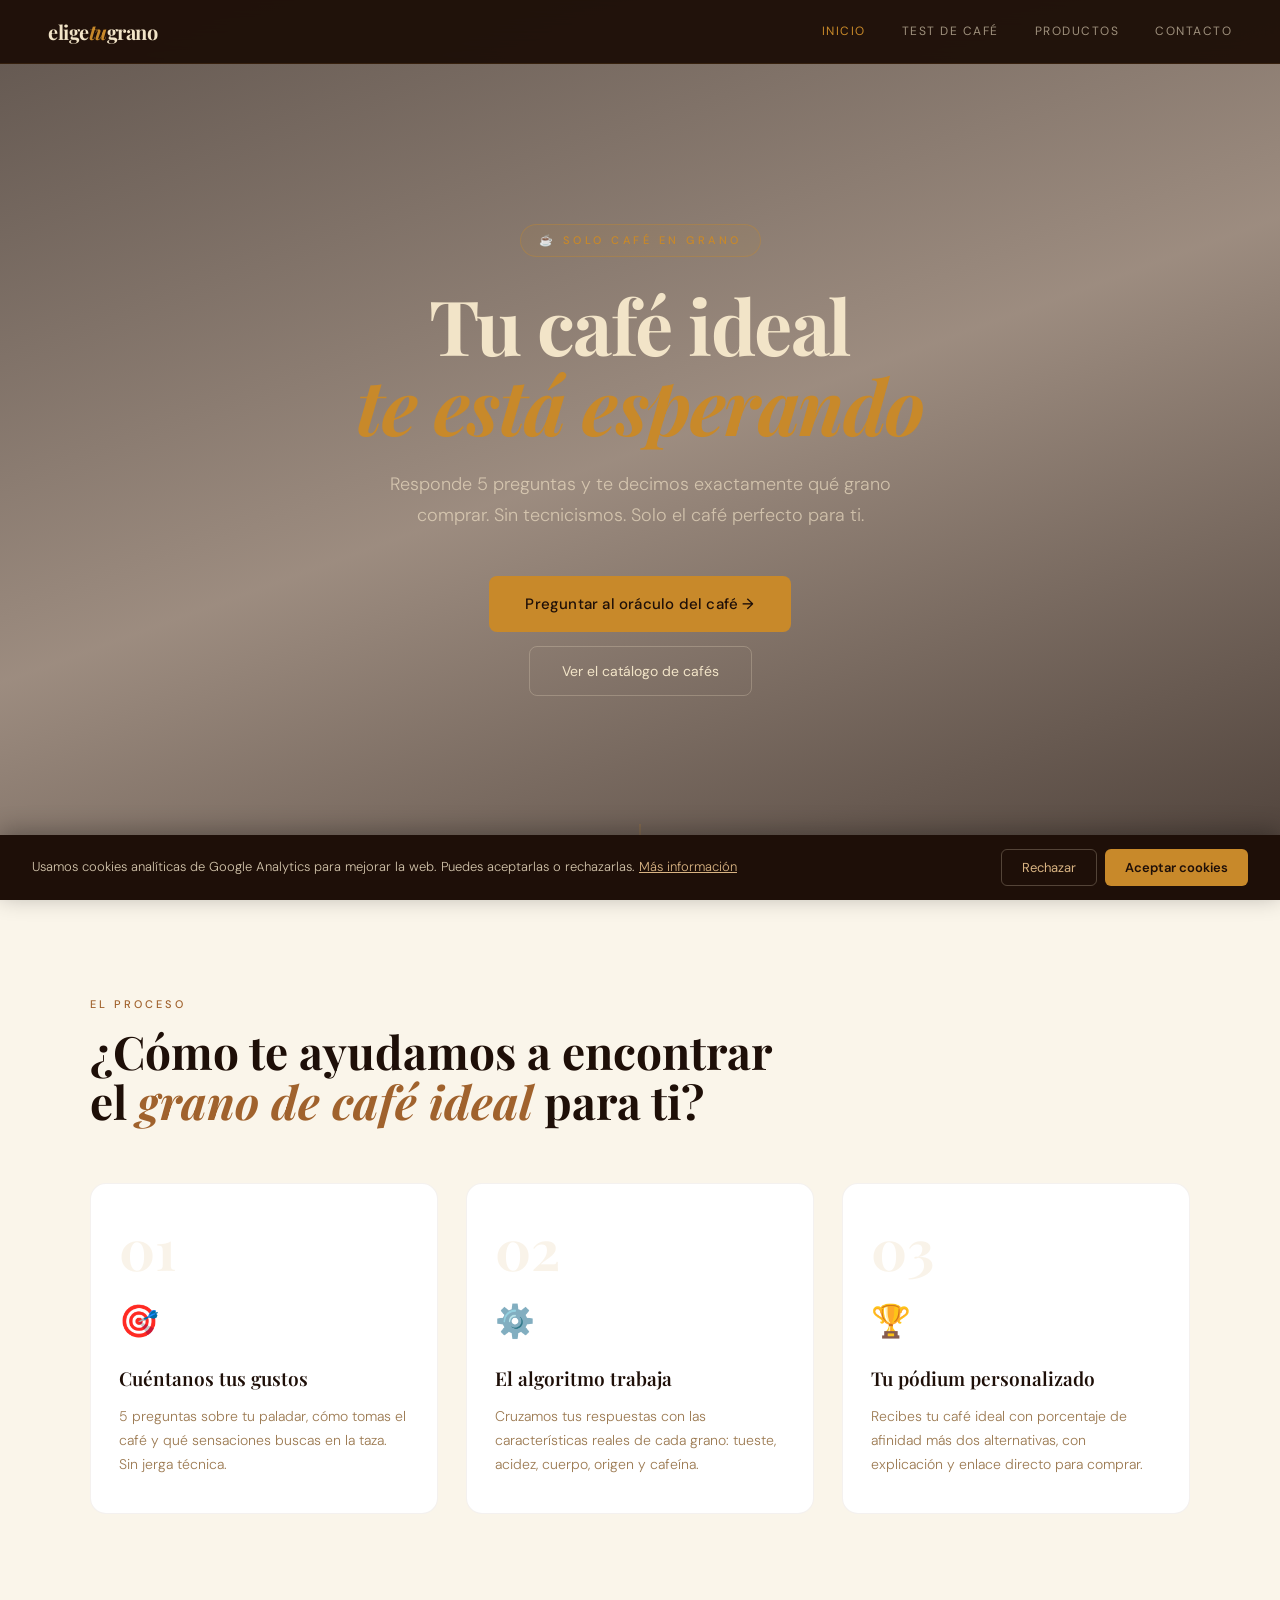
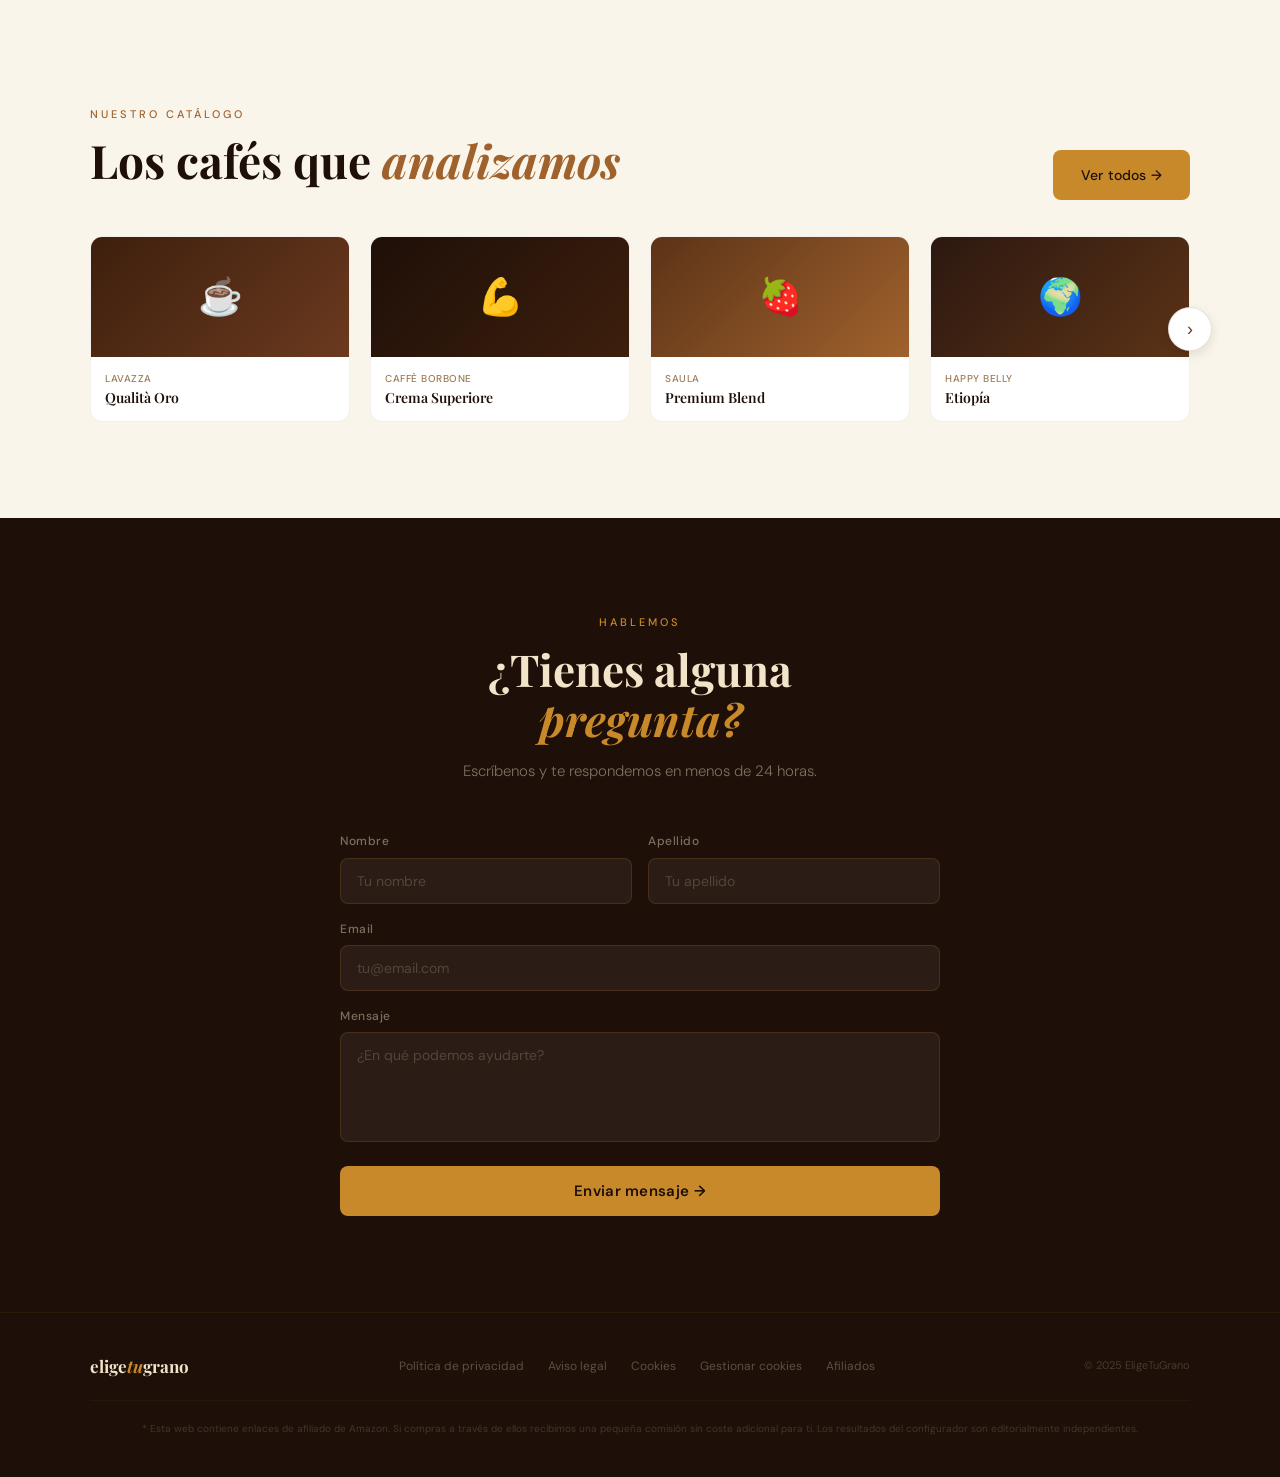
<file: index.html>
<!DOCTYPE html>
<html lang="es">
<head>
<meta charset="UTF-8">
<link rel="icon" href="favicon.png" type="image/png">
<link rel="apple-touch-icon" href="favicon.png">
<meta name="viewport" content="width=device-width, initial-scale=1.0">
<meta name="description" content="Descubre tu café en grano ideal en 5 preguntas. Configurador personalizado con pódium de afinidad.">
<link rel="canonical" href="https://eligetugrano.com/">
<title>EligeTuGrano — Encuentra tu café ideal en grano</title>
<link rel="preconnect" href="https://fonts.googleapis.com">
<link href="https://fonts.googleapis.com/css2?family=Playfair+Display:ital,wght@0,400;0,600;0,700;1,400;1,600&family=DM+Sans:ital,wght@0,300;0,400;0,500;1,300&display=swap" rel="stylesheet">
<link rel="stylesheet" href="estilos.css">
<style>
/* ── ESTILOS ESPECÍFICOS DE LA HOME ── */
.hero{min-height:100vh;position:relative;display:flex;align-items:center;justify-content:center;text-align:center;padding:100px 24px 80px;overflow:hidden;}
.hero-bg{position:absolute;inset:0;background-image:url('https://images.unsplash.com/photo-1447933601403-0c6688de566e?w=1600&q=80');background-size:cover;background-position:center;filter:brightness(0.35);}
.hero-overlay{position:absolute;inset:0;background:linear-gradient(160deg,rgba(30,15,8,0.7) 0%,rgba(61,31,13,0.5) 50%,rgba(30,15,8,0.8) 100%);}
.hero-content{position:relative;z-index:2;max-width:720px;}
.hero-eyebrow{display:inline-flex;align-items:center;gap:8px;font-size:11px;font-weight:500;letter-spacing:3.5px;text-transform:uppercase;color:var(--honey);margin-bottom:28px;border:1px solid rgba(200,137,42,0.35);padding:7px 18px;border-radius:40px;background:rgba(200,137,42,0.08);}
.hero-title{font-family:var(--font-serif);font-size:clamp(44px,7vw,76px);font-weight:700;color:var(--cream);line-height:1.05;margin-bottom:24px;letter-spacing:-1.5px;}
.hero-title em{font-style:italic;color:var(--honey);}
.hero-subtitle{font-size:18px;color:rgba(242,228,200,0.65);font-weight:300;line-height:1.75;max-width:520px;margin:0 auto 44px;}
.hero-cta{display:inline-flex;align-items:center;gap:10px;background:var(--honey);color:var(--espresso);border:none;border-radius:var(--radius-sm);padding:17px 36px;font-size:16px;font-weight:500;font-family:var(--font-sans);cursor:pointer;transition:all 0.25s;letter-spacing:0.2px;}
.hero-cta:hover{background:var(--latte);transform:translateY(-3px);box-shadow:0 12px 32px rgba(200,137,42,0.35);}
.hero-cta-arrow{font-size:18px;transition:transform 0.2s;}
.hero-cta:hover .hero-cta-arrow{transform:translateX(4px);}
.hero-scroll{position:absolute;bottom:36px;left:50%;transform:translateX(-50%);display:flex;flex-direction:column;align-items:center;gap:8px;animation:bounce 2s infinite;}
.hero-scroll-line{width:1px;height:40px;background:linear-gradient(to bottom,rgba(200,137,42,0.4),transparent);}
@keyframes bounce{0%,100%{transform:translateX(-50%) translateY(0);}50%{transform:translateX(-50%) translateY(6px);}}
.como{background:var(--milk);}
.como-header{margin-bottom:56px;}
.como-grid{display:grid;grid-template-columns:repeat(3,1fr);gap:28px;}
.como-card{background:white;border-radius:var(--radius-lg);padding:36px 28px;border:1px solid rgba(106,58,31,0.07);transition:all 0.35s;position:relative;overflow:hidden;opacity:0;transform:translateY(24px);}
.como-card.visible{opacity:1;transform:translateY(0);}
.como-card::after{content:'';position:absolute;bottom:0;left:0;right:0;height:2px;background:linear-gradient(90deg,var(--honey),var(--caramel));transform:scaleX(0);transition:transform 0.35s;transform-origin:left;}
.como-card:hover{transform:translateY(-6px);box-shadow:0 16px 40px rgba(106,58,31,0.1);}
.como-card:hover::after{transform:scaleX(1);}
.como-num{font-family:var(--font-serif);font-size:56px;font-weight:700;color:rgba(200,137,42,0.1);line-height:1;margin-bottom:20px;}
.como-icon{font-size:32px;margin-bottom:16px;display:block;}
.como-card-title{font-family:var(--font-serif);font-size:19px;font-weight:600;color:var(--espresso);margin-bottom:12px;}
.como-card-desc{font-size:14px;color:var(--text-soft);line-height:1.7;font-weight:300;}
.destacados{background:var(--foam);}
.destacados-header{display:flex;align-items:flex-end;justify-content:space-between;margin-bottom:48px;flex-wrap:wrap;gap:16px;}
.destacados-grid{display:grid;grid-template-columns:repeat(4,1fr);gap:20px;}
.destacado-card{background:white;border-radius:var(--radius-md);overflow:hidden;border:1px solid rgba(106,58,31,0.07);transition:all 0.3s;cursor:pointer;opacity:0;transform:translateY(20px);display:block;}
.destacado-card.visible{opacity:1;transform:translateY(0);}
.destacado-card:hover{transform:translateY(-6px);box-shadow:0 16px 32px rgba(106,58,31,0.14);}
.destacado-img{height:200px;display:flex;align-items:center;justify-content:center;font-size:56px;position:relative;overflow:hidden;}
.dest-bg1{background:linear-gradient(135deg,#2C1810,#5C3317);}
.dest-bg2{background:linear-gradient(135deg,#1E0F08,#3D1F0D);}
.dest-bg3{background:linear-gradient(135deg,#4A2010,#8B4A1A);}
.dest-bg4{background:linear-gradient(135deg,#3D1F0D,#7A4020);}
.destacado-badge{position:absolute;top:12px;left:12px;background:var(--honey);color:var(--espresso);font-size:9px;font-weight:700;letter-spacing:1.5px;text-transform:uppercase;padding:4px 10px;border-radius:4px;}
.destacado-body{padding:18px 16px 20px;}
.destacado-brand{font-size:11px;color:var(--text-soft);font-weight:500;letter-spacing:0.5px;margin-bottom:4px;text-transform:uppercase;}
.destacado-name{font-family:var(--font-serif);font-size:17px;font-weight:600;color:var(--espresso);line-height:1.3;}
.carrusel-section{background:var(--milk);}
.carrusel-header{display:flex;align-items:flex-end;justify-content:space-between;margin-bottom:36px;flex-wrap:wrap;gap:16px;}
.carrusel-wrap{position:relative;}
.carrusel-track-outer{overflow:hidden;border-radius:var(--radius-md);}
.carrusel-track{display:flex;gap:20px;transition:transform 0.4s cubic-bezier(0.4,0,0.2,1);}
.carrusel-item{flex:0 0 calc(25% - 15px);background:white;border-radius:var(--radius-md);border:1px solid rgba(106,58,31,0.08);overflow:hidden;cursor:pointer;transition:all 0.25s;display:block;}@media(max-width:768px){.carrusel-item{flex:0 0 calc(50% - 10px);}}
.carrusel-item:hover{transform:translateY(-4px);box-shadow:0 8px 24px rgba(106,58,31,0.12);}
.carrusel-img{height:120px;display:flex;align-items:center;justify-content:center;font-size:36px;}
.car-bg1{background:linear-gradient(135deg,#3D1F0D,#6B3A1F);}
.car-bg2{background:linear-gradient(135deg,#1E0F08,#3D1F0D);}
.car-bg3{background:linear-gradient(135deg,#5C3317,#A0622D);}
.car-bg4{background:linear-gradient(135deg,#2C1810,#5C3317);}
.car-bg5{background:linear-gradient(135deg,#4A2010,#8B4A1A);}
.car-bg6{background:linear-gradient(135deg,#3A1A08,#704020);}
.carrusel-body{padding:14px;}
.carrusel-brand{font-size:10px;color:var(--text-soft);font-weight:500;letter-spacing:0.5px;margin-bottom:2px;text-transform:uppercase;}
.carrusel-name{font-family:var(--font-serif);font-size:14px;font-weight:600;color:var(--espresso);line-height:1.3;}
.carrusel-btn{position:absolute;top:50%;transform:translateY(-50%);width:44px;height:44px;border-radius:50%;background:white;border:1px solid rgba(106,58,31,0.15);display:flex;align-items:center;justify-content:center;cursor:pointer;transition:all 0.2s;font-size:18px;color:var(--bark);box-shadow:0 4px 12px rgba(0,0,0,0.1);z-index:10;}
.carrusel-btn:hover{background:var(--honey);color:var(--espresso);border-color:var(--honey);}
.carrusel-btn.prev{left:-22px;}
.carrusel-btn.next{right:-22px;}
.contacto-home{background:var(--espresso);padding:96px 24px;}
.contacto-home-inner{max-width:600px;margin:0 auto;text-align:center;}
.contacto-eyebrow{font-size:11px;font-weight:500;letter-spacing:3px;text-transform:uppercase;color:var(--honey);margin-bottom:12px;}
.contacto-title{font-family:var(--font-serif);font-size:clamp(28px,4vw,44px);font-weight:700;color:var(--cream);line-height:1.15;margin-bottom:14px;}
.contacto-title em{font-style:italic;color:var(--honey);}
.contacto-sub{font-size:15px;color:rgba(242,228,200,0.45);font-weight:300;line-height:1.7;margin-bottom:48px;}
.form-box{text-align:left;}
@media(max-width:1024px){.destacados-grid{grid-template-columns:repeat(2,1fr);}.carrusel-item{flex:0 0 calc(33.33% - 14px);}}
@media(max-width:768px){.como-grid{grid-template-columns:1fr;}.destacados-grid{grid-template-columns:repeat(2,1fr);}.carrusel-item{flex:0 0 calc(50% - 10px);}}
@media(max-width:480px){.destacados-grid{grid-template-columns:1fr;}.carrusel-item{flex:0 0 100%;}}
</style>
</head>
<body>
<div id="nav-placeholder"></div>
<section class="hero" id="inicio">
  <div class="hero-bg"></div>
  <div class="hero-overlay"></div>
  <div class="hero-content">
    <div class="hero-eyebrow">☕ Solo café en grano</div>
    <h1 class="hero-title">Tu café ideal<br><em>te está esperando</em></h1>
    <p class="hero-subtitle">Responde 5 preguntas y te decimos exactamente qué grano comprar. Sin tecnicismos. Solo el café perfecto para ti.</p>
    <div style="display:flex;flex-direction:column;align-items:center;gap:14px;margin-top:40px">
      <a href="configurador.html" class="btn-primary" style="font-size:15px;padding:16px 36px;" onclick="window.dataLayer=window.dataLayer||[];dataLayer.push({event:'clic_hero_configurador'});">Preguntar al oráculo del café →</a>
      <a href="productos.html" class="btn-ghost" style="font-size:14px;padding:13px 32px;" onclick="window.dataLayer=window.dataLayer||[];dataLayer.push({event:'clic_hero_productos'});">Ver el catálogo de cafés</a>
    </div>
  </div>
  <div class="hero-scroll"><div class="hero-scroll-line"></div></div>
</section>

<section class="como" id="como">
  <div class="section-inner">
    <div class="como-header fade-in">
      <div class="section-eyebrow">El proceso</div>
      <h2 class="section-title">¿Cómo te ayudamos a encontrar<br>el <em>grano de café ideal</em> para ti?</h2>
    </div>
    <div class="como-grid">
      <div class="como-card">
        <div class="como-num">01</div>
        <span class="como-icon">🎯</span>
        <div class="como-card-title">Cuéntanos tus gustos</div>
        <div class="como-card-desc">5 preguntas sobre tu paladar, cómo tomas el café y qué sensaciones buscas en la taza. Sin jerga técnica.</div>
      </div>
      <div class="como-card">
        <div class="como-num">02</div>
        <span class="como-icon">⚙️</span>
        <div class="como-card-title">El algoritmo trabaja</div>
        <div class="como-card-desc">Cruzamos tus respuestas con las características reales de cada grano: tueste, acidez, cuerpo, origen y cafeína.</div>
      </div>
      <div class="como-card">
        <div class="como-num">03</div>
        <span class="como-icon">🏆</span>
        <div class="como-card-title">Tu pódium personalizado</div>
        <div class="como-card-desc">Recibes tu café ideal con porcentaje de afinidad más dos alternativas, con explicación y enlace directo para comprar.</div>
      </div>
    </div>

  </div>
</section>

<section class="destacados" id="section-destacados" style="display:none">
  <div class="section-inner">
    <div class="destacados-header fade-in">
      <div>
        <div class="section-eyebrow">Selección editorial</div>
        <h2 class="section-title">Cafés <em>destacados</em></h2>
        <p class="section-sub">Te presentamos las tendencias del momento</p>
      </div>
    </div>
    <div class="destacados-grid" id="destacados-grid">
      <a href="productos.html" class="destacado-card">
        <div class="destacado-img dest-bg1">☕<span class="destacado-badge">⭐ Top ventas</span></div>
        <div class="destacado-body"><div class="destacado-brand">Lavazza</div><div class="destacado-name">Qualità Oro</div></div>
      </a>
      <a href="productos.html" class="destacado-card">
        <div class="destacado-img dest-bg2">💪<span class="destacado-badge">🔥 Intenso</span></div>
        <div class="destacado-body"><div class="destacado-brand">Caffè Borbone</div><div class="destacado-name">Crema Superiore</div></div>
      </a>
      <a href="productos.html" class="destacado-card">
        <div class="destacado-img dest-bg3">🍓<span class="destacado-badge">✨ Gourmet</span></div>
        <div class="destacado-body"><div class="destacado-brand">Saula</div><div class="destacado-name">Premium Blend</div></div>
      </a>
      <a href="productos.html" class="destacado-card">
        <div class="destacado-img dest-bg4">🍃<span class="destacado-badge">☕ Desca</span></div>
        <div class="destacado-body"><div class="destacado-brand">Lavazza</div><div class="destacado-name">Dek</div></div>
      </a>
    </div>
  </div>
</section>

<section class="carrusel-section" id="carrusel">
  <div class="section-inner">
    <div class="carrusel-header fade-in">
      <div>
        <div class="section-eyebrow">Nuestro catálogo</div>
        <h2 class="section-title">Los cafés que <em>analizamos</em></h2>
      </div>
      <a href="productos.html" class="btn-primary" onclick="window.dataLayer=window.dataLayer||[];dataLayer.push({event:'clic_ver_todos_catalogo'});">Ver todos →</a>
    </div>
    <div class="carrusel-wrap">
      <button class="carrusel-btn prev" onclick="moverCarrusel(-1)">‹</button>
      <div class="carrusel-track-outer">
        <div class="carrusel-track" id="carrusel-track">
          <a href="productos.html" class="carrusel-item"><div class="carrusel-img car-bg1">☕</div><div class="carrusel-body"><div class="carrusel-brand">Lavazza</div><div class="carrusel-name">Qualità Oro</div></div></a>
          <a href="productos.html" class="carrusel-item"><div class="carrusel-img car-bg2">💪</div><div class="carrusel-body"><div class="carrusel-brand">Caffè Borbone</div><div class="carrusel-name">Crema Superiore</div></div></a>
          <a href="productos.html" class="carrusel-item"><div class="carrusel-img car-bg3">🍓</div><div class="carrusel-body"><div class="carrusel-brand">Saula</div><div class="carrusel-name">Premium Blend</div></div></a>
          <a href="productos.html" class="carrusel-item"><div class="carrusel-img car-bg4">🌍</div><div class="carrusel-body"><div class="carrusel-brand">Happy Belly</div><div class="carrusel-name">Etiopía</div></div></a>
          <a href="productos.html" class="carrusel-item"><div class="carrusel-img car-bg5">🇮🇹</div><div class="carrusel-body"><div class="carrusel-brand">illy</div><div class="carrusel-name">Classico</div></div></a>
          <a href="productos.html" class="carrusel-item"><div class="carrusel-img car-bg6">⚡</div><div class="carrusel-body"><div class="carrusel-brand">Segafredo</div><div class="carrusel-name">Intermezzo</div></div></a>
          <a href="productos.html" class="carrusel-item"><div class="carrusel-img car-bg1">🔥</div><div class="carrusel-body"><div class="carrusel-brand">L'Or</div><div class="carrusel-name">Espresso Onyx</div></div></a>
          <a href="productos.html" class="carrusel-item"><div class="carrusel-img car-bg2">🍃</div><div class="carrusel-body"><div class="carrusel-brand">Lavazza</div><div class="carrusel-name">Dek</div></div></a>
        </div>
      </div>
      <button class="carrusel-btn next" onclick="moverCarrusel(1)">›</button>
    </div>
  </div>
</section>

<section class="contacto-home" id="contacto">
  <div class="contacto-home-inner">
    <div class="contacto-eyebrow fade-in">Hablemos</div>
    <h2 class="contacto-title fade-in">¿Tienes alguna<br><em>pregunta?</em></h2>
    <p class="contacto-sub fade-in">Escríbenos y te respondemos en menos de 24 horas.</p>
    <div class="form-box fade-in">
      <form id="contact-form">
        <input type="hidden" name="access_key" value="a226b13a-4c96-4243-8899-745615a57700">
        <input type="hidden" name="subject" value="Nuevo mensaje de contacto — EligeTuGrano">
        <input type="checkbox" name="botcheck" style="display:none">
        <div class="form-row">
          <div class="form-group"><label class="form-label">Nombre</label><input class="form-input" type="text" name="nombre" placeholder="Tu nombre" required></div>
          <div class="form-group"><label class="form-label">Apellido</label><input class="form-input" type="text" name="apellido" placeholder="Tu apellido"></div>
        </div>
        <div class="form-group"><label class="form-label">Email</label><input class="form-input" type="email" name="email" placeholder="tu@email.com" required></div>
        <div class="form-group"><label class="form-label">Mensaje</label><textarea class="form-textarea" name="mensaje" placeholder="¿En qué podemos ayudarte?" required></textarea></div>
        <button type="submit" class="btn-enviar" id="btn-enviar" onclick="window.dataLayer=window.dataLayer||[];dataLayer.push({event:'clic_enviar_contacto'});">Enviar mensaje →</button>
      </form>
    </div>
  </div>
</section>

<!-- Modal confirmación -->
<div id="modal-contacto" style="display:none;position:fixed;inset:0;background:rgba(30,15,8,0.7);z-index:1000;display:none;align-items:center;justify-content:center;padding:24px;">
  <div style="background:white;border-radius:16px;padding:40px 32px;max-width:400px;width:100%;text-align:center;position:relative;">
    <div style="font-size:48px;margin-bottom:16px;">☕</div>
    <h3 style="font-family:'Playfair Display',serif;font-size:22px;font-weight:700;color:var(--espresso);margin-bottom:10px;">¡Mensaje enviado!</h3>
    <p style="font-size:14px;color:var(--text-soft);line-height:1.6;margin-bottom:24px;">Gracias por escribirnos. Te responderemos en menos de 24 horas.</p>
    <button onclick="cerrarModal()" style="background:var(--honey);color:var(--espresso);border:none;border-radius:8px;padding:12px 28px;font-size:14px;font-weight:600;cursor:pointer;font-family:'DM Sans',sans-serif;">Cerrar</button>
  </div>
</div>

<div id="footer-placeholder"></div>
<script>
function toggleNav(){document.getElementById('nav-links').classList.toggle('open');}
let carruselPos=0;
function getVisible(){if(window.innerWidth<=768)return 2;if(window.innerWidth<=1024)return 3;return 4;}
function moverCarrusel(dir){
  const track=document.getElementById('carrusel-track');
  const items=track.querySelectorAll('.carrusel-item');
  const vis=getVisible();
  const max=items.length-vis;
  carruselPos=Math.max(0,Math.min(carruselPos+dir*vis,max));
  const w=track.querySelector('.carrusel-item').offsetWidth+20;
  track.style.transform=`translateX(-${carruselPos*w}px)`;
  actualizarFlechas();
}
function actualizarFlechas(){
  const track=document.getElementById('carrusel-track');
  if(!track)return;
  const items=track.querySelectorAll('.carrusel-item');
  const vis=getVisible();
  const max=Math.max(0,items.length-vis);
  const btnPrev=document.querySelector('.carrusel-btn.prev');
  const btnNext=document.querySelector('.carrusel-btn.next');
  if(btnPrev) btnPrev.style.display=carruselPos>0?'flex':'none';
  if(btnNext) btnNext.style.display=carruselPos<max?'flex':'none';
}
window.addEventListener('resize',()=>{carruselPos=0;document.getElementById('carrusel-track').style.transform='translateX(0)';actualizarFlechas();});
document.addEventListener('DOMContentLoaded',actualizarFlechas);
const obs=new IntersectionObserver(e=>{e.forEach(x=>{if(x.isIntersecting)x.target.classList.add('visible');});},{threshold:0.12});
document.querySelectorAll('.como-card,.fade-in').forEach(el=>obs.observe(el));
document.querySelectorAll('.como-card').forEach((c,i)=>c.style.transitionDelay=`${i*0.12}s`);

// ── AIRTABLE ──
const AT_URL = 'https://eligetugrano-airtable.mariosolerdoria.workers.dev';

const BG_CLASSES = ['bg-a','bg-b','bg-c','bg-d','bg-e','bg-f'];
const PERFIL_LABELS = {clasico:'Clásico',intenso:'Intenso',gourmet:'Gourmet',desca:'Descafeinado'};
const PERFIL_COLORS = {clasico:'#6B3A1F',intenso:'#1E0F08',gourmet:'#C8892A',desca:'#A0622D'};

function granosHome(i){ return BG_CLASSES[i % BG_CLASSES.length]; }
function bgPerfil(perfil){ return {clasico:'bg-clasico',intenso:'bg-intenso',gourmet:'bg-gourmet',desca:'bg-desca'}[perfil] || 'bg-a'; }

function imgHTML(cafe, i){
  if(cafe.Imagen && cafe.Imagen[0]) return `<img src="${cafe.Imagen[0].url}" alt="${cafe.Nombre}" style="width:100%;height:100%;object-fit:contain;padding:12px;">`;
  return `<svg width="48" height="60" viewBox="0 0 36 44" xmlns="http://www.w3.org/2000/svg" style="opacity:0.4"><path d="M18 2 C10 2, 3 9, 3 18 C3 27, 7 36, 12 40 C14 42, 16 43, 18 43 C20 43, 22 42, 24 40 C29 36, 33 27, 33 18 C33 9, 26 2, 18 2 Z" fill="#C8892A"/><path d="M18 2 C10 2, 3 9, 3 18 C3 27, 7 36, 12 40 C14 42, 16 43, 18 43 C20 43, 22 42, 24 40 C29 36, 33 27, 33 18 C33 9, 26 2, 18 2 Z" fill="none" stroke="#A0622D" stroke-width="1"/><path d="M18 5 C15 10, 13 14, 14 20 C15 26, 17 31, 18 40" stroke="#A0622D" stroke-width="2" fill="none" stroke-linecap="round"/></svg>`;
}

async function cargarHome(){
  try {
    const res = await fetch(`${AT_URL}?pageSize=100`);
    const data = await res.json();
    const cafes = data.records.map(r => r.fields).filter(f => f.Activo == 1);

    // ── DESTACADOS (máx 4) ──
    const destacados = cafes.filter(f => f.Destacado_home == 1).slice(0, 4);
    const gridEl = document.getElementById('destacados-grid');
    const seccionEl = document.getElementById('section-destacados');
    if(seccionEl) seccionEl.style.display = destacados.length > 0 ? '' : 'none';
    if(gridEl && destacados.length > 0){
      gridEl.innerHTML = destacados.map((f,i) => `
        <a href="producto.html?id=${f.Slug}" class="destacado-card visible">
          <div class="destacado-img ${granosHome(i)}" style="position:relative;overflow:hidden">
            ${imgHTML(f, i)}
            ${f.Patrocinado==1 ? '<span class="destacado-badge">⭐ Destacado</span>' : `<span class="destacado-badge" style="background:${PERFIL_COLORS[f.Perfil]||'#6B3A1F'};color:white">${PERFIL_LABELS[f.Perfil]||f.Perfil}</span>`}
          </div>
          <div class="destacado-body">
            <div class="destacado-brand">${f.Marca}</div>
            <div class="destacado-name">${f.Nombre}</div>
          </div>
        </a>`).join('');
    }

    // ── CARRUSEL ANALIZADOS (máx 16) ──
    const analizados = cafes.sort((a,b) => a.ID - b.ID).slice(0, 16);
    const track = document.getElementById('carrusel-track');
    if(track && analizados.length > 0){
      track.innerHTML = analizados.map((f,i) => `
        <a href="producto.html?id=${f.Slug}" class="carrusel-item">
          <div class="carrusel-img ${f.Imagen && f.Imagen[0] ? '' : granosHome(i)}" style="overflow:hidden;background:${f.Imagen && f.Imagen[0] ? 'white' : ''}">
            ${f.Imagen && f.Imagen[0] ? `<img src="${f.Imagen[0].url}" alt="${f.Nombre}" style="width:100%;height:100%;object-fit:contain;padding:8px;">` : imgHTML(f, i)}
          </div>
          <div class="carrusel-body">
            <div class="carrusel-brand">${f.Marca}</div>
            <div class="carrusel-name">${f.Nombre}</div>
          </div>
        </a>`).join('');
      carruselPos = 0;
      track.style.transform = 'translateX(0)';
      actualizarFlechas();
    }
  } catch(err){
    console.error('Error cargando home desde Airtable:', err);
  }
}

cargarHome();
</script>

<script>
// Scroll a ancla tras carga completa
window.addEventListener('load', function() {
  if(window.location.hash) {
    setTimeout(() => {
      const el = document.querySelector(window.location.hash);
      if(el) el.scrollIntoView({ behavior: 'smooth', block: 'start' });
    }, 300);
  }
});

// Formulario de contacto Web3Forms
document.getElementById('contact-form').addEventListener('submit', async function(e) {
  e.preventDefault();
  const btn = document.getElementById('btn-enviar');
  btn.textContent = 'Enviando...';
  btn.disabled = true;

  const formData = new FormData(this);
  try {
    const res = await fetch('https://api.web3forms.com/submit', {
      method: 'POST',
      body: formData
    });
    const data = await res.json();
    if(data.success) {
      this.reset();
      const modal = document.getElementById('modal-contacto');
      modal.style.display = 'flex';
    } else {
      alert('Ha habido un error. Por favor inténtalo de nuevo.');
    }
  } catch(err) {
    alert('Ha habido un error de conexión. Por favor inténtalo de nuevo.');
  }
  btn.textContent = 'Enviar mensaje →';
  btn.disabled = false;
});

function cerrarModal() {
  document.getElementById('modal-contacto').style.display = 'none';
}

// Cerrar modal al hacer clic fuera
document.getElementById('modal-contacto').addEventListener('click', function(e) {
  if(e.target === this) cerrarModal();
});
</script>

<script>
// Cargar nav y footer dinámicamente
function cargarComponente(id, archivo) {
  fetch(archivo)
    .then(r => r.text())
    .then(html => {
      document.getElementById(id).innerHTML = html;
      // Marcar página activa en el nav
      if(id === 'nav-placeholder') {
        const ruta = window.location.pathname.split('/').pop() || 'index.html';
        document.querySelectorAll('#nav-links a').forEach(a => {
          if(a.getAttribute('href') === ruta) a.classList.add('active');
        });
      }
    })
    .catch(() => console.warn('No se pudo cargar ' + archivo));
}
cargarComponente('nav-placeholder', 'nav.html');
cargarComponente('footer-placeholder', 'footer.html');
</script>

<!-- Banner de cookies -->
<div class="cookie-banner" id="cookie-banner">
  <div class="cookie-banner-text">
    Usamos cookies analíticas de Google Analytics para mejorar la web. Puedes aceptarlas o rechazarlas. <a href="cookies.html">Más información</a>
  </div>
  <div class="cookie-banner-btns">
    <button class="btn-cookie-reject" onclick="cookieDecision(false)">Rechazar</button>
    <button class="btn-cookie-accept" onclick="cookieDecision(true)">Aceptar cookies</button>
  </div>
</div>
<script>
(function(){
  const consent = localStorage.getItem('etg_cookie_consent');
  if(consent === null){
    setTimeout(() => { const b=document.getElementById('cookie-banner'); if(b) b.classList.add('visible'); }, 800);
  } else if(consent === 'true'){
    loadGTM();
  }
})();
function cookieDecision(accepted){
  localStorage.setItem('etg_cookie_consent', accepted ? 'true' : 'false');
  const b=document.getElementById('cookie-banner');
  if(b) b.classList.remove('visible');
  if(accepted) loadGTM();
}
function loadGTM(){
  if(window._gtmLoaded) return;
  window._gtmLoaded = true;
  (function(w,d,s,l,i){w[l]=w[l]||[];w[l].push({'gtm.start':new Date().getTime(),event:'gtm.js'});var f=d.getElementsByTagName(s)[0],j=d.createElement(s),dl=l!='dataLayer'?'&l='+l:'';j.async=true;j.src='https://www.googletagmanager.com/gtm.js?id='+i+dl;f.parentNode.insertBefore(j,f);})(window,document,'script','dataLayer','GTM-K8HG73FW');
}
function abrirPreferenciasCookies(){
  localStorage.removeItem('etg_cookie_consent');
  const b=document.getElementById('cookie-banner');
  if(b) b.classList.add('visible');
}
</script>
</body>
</html>
</file>
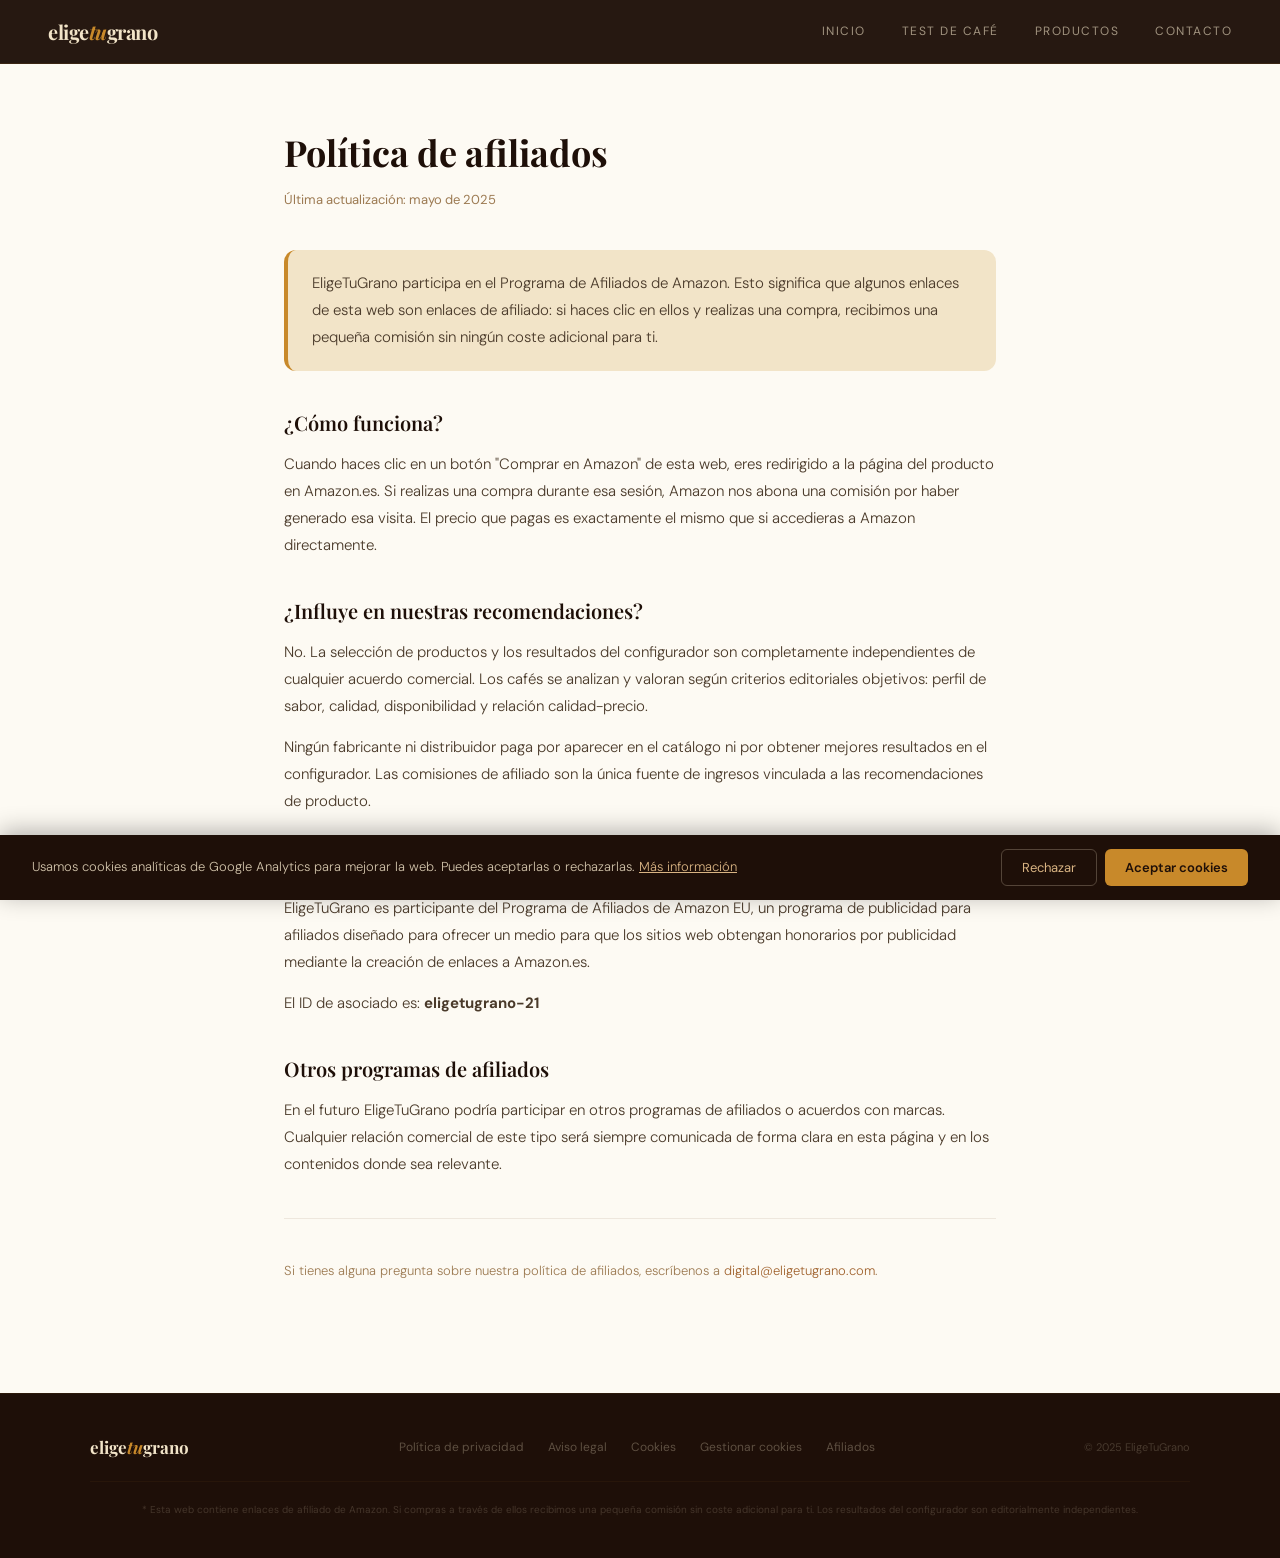
<file: afiliados.html>
<!DOCTYPE html>
<html lang="es">
<head>
<meta charset="UTF-8">
<link rel="icon" href="favicon.png" type="image/png">
<link rel="apple-touch-icon" href="favicon.png">
<meta name="viewport" content="width=device-width, initial-scale=1.0">
<title>Política de afiliados — EligeTuGrano</title>
<link rel="preconnect" href="https://fonts.googleapis.com">
<link href="https://fonts.googleapis.com/css2?family=Playfair+Display:ital,wght@0,400;0,700;1,400&family=DM+Sans:wght@300;400;500&display=swap" rel="stylesheet">
<link rel="stylesheet" href="estilos.css">
<style>
.legal-wrap{max-width:760px;margin:0 auto;padding:60px 24px 96px;}
.legal-wrap h1{font-family:'Playfair Display',serif;font-size:36px;font-weight:700;color:var(--espresso);margin-bottom:8px;}
.legal-wrap .legal-date{font-size:13px;color:var(--text-soft);margin-bottom:40px;}
.legal-wrap h2{font-family:'Playfair Display',serif;font-size:20px;font-weight:600;color:var(--espresso);margin:36px 0 12px;}
.legal-wrap p{font-size:15px;color:#4a3a2a;line-height:1.8;font-weight:300;margin-bottom:14px;}
.legal-wrap ul{margin:0 0 14px 20px;}
.legal-wrap ul li{font-size:15px;color:#4a3a2a;line-height:1.8;font-weight:300;margin-bottom:6px;}
.legal-wrap a{color:var(--caramel);}
.legal-divider{border:none;border-top:1px solid rgba(106,58,31,0.1);margin:40px 0;}
.afil-box{background:var(--cream);border-radius:12px;padding:20px 24px;margin:24px 0;border-left:4px solid var(--honey);}
.afil-box p{margin-bottom:0;}
</style>
</head>
<body>
<div id="nav-placeholder"></div>
<div style="height:64px"></div>

<div class="legal-wrap">
  <h1>Política de afiliados</h1>
  <div class="legal-date">Última actualización: mayo de 2025</div>

  <div class="afil-box">
    <p>EligeTuGrano participa en el Programa de Afiliados de Amazon. Esto significa que algunos enlaces de esta web son enlaces de afiliado: si haces clic en ellos y realizas una compra, recibimos una pequeña comisión sin ningún coste adicional para ti.</p>
  </div>

  <h2>¿Cómo funciona?</h2>
  <p>Cuando haces clic en un botón "Comprar en Amazon" de esta web, eres redirigido a la página del producto en Amazon.es. Si realizas una compra durante esa sesión, Amazon nos abona una comisión por haber generado esa visita. El precio que pagas es exactamente el mismo que si accedieras a Amazon directamente.</p>

  <h2>¿Influye en nuestras recomendaciones?</h2>
  <p>No. La selección de productos y los resultados del configurador son completamente independientes de cualquier acuerdo comercial. Los cafés se analizan y valoran según criterios editoriales objetivos: perfil de sabor, calidad, disponibilidad y relación calidad-precio.</p>
  <p>Ningún fabricante ni distribuidor paga por aparecer en el catálogo ni por obtener mejores resultados en el configurador. Las comisiones de afiliado son la única fuente de ingresos vinculada a las recomendaciones de producto.</p>

  <h2>Programa Amazon Afiliados</h2>
  <p>EligeTuGrano es participante del Programa de Afiliados de Amazon EU, un programa de publicidad para afiliados diseñado para ofrecer un medio para que los sitios web obtengan honorarios por publicidad mediante la creación de enlaces a Amazon.es.</p>
  <p>El ID de asociado es: <strong>eligetugrano-21</strong></p>

  <h2>Otros programas de afiliados</h2>
  <p>En el futuro EligeTuGrano podría participar en otros programas de afiliados o acuerdos con marcas. Cualquier relación comercial de este tipo será siempre comunicada de forma clara en esta página y en los contenidos donde sea relevante.</p>

  <hr class="legal-divider">
  <p style="font-size:13px;color:var(--text-soft);">Si tienes alguna pregunta sobre nuestra política de afiliados, escríbenos a <a href="mailto:digital@eligetugrano.com">digital@eligetugrano.com</a>.</p>
</div>

<div id="footer-placeholder"></div>

<script>
function cargarComponente(id, archivo) {
  fetch(archivo).then(r => r.text()).then(html => {
    document.getElementById(id).innerHTML = html;
  }).catch(() => {});
}
cargarComponente('nav-placeholder', 'nav.html');
cargarComponente('footer-placeholder', 'footer.html');
</script>

<!-- Banner de cookies -->
<div class="cookie-banner" id="cookie-banner">
  <div class="cookie-banner-text">
    Usamos cookies analíticas de Google Analytics para mejorar la web. Puedes aceptarlas o rechazarlas. <a href="cookies.html">Más información</a>
  </div>
  <div class="cookie-banner-btns">
    <button class="btn-cookie-reject" onclick="cookieDecision(false)">Rechazar</button>
    <button class="btn-cookie-accept" onclick="cookieDecision(true)">Aceptar cookies</button>
  </div>
</div>
<script>
(function(){
  const consent = localStorage.getItem('etg_cookie_consent');
  if(consent === null){
    setTimeout(() => { const b=document.getElementById('cookie-banner'); if(b) b.classList.add('visible'); }, 800);
  } else if(consent === 'true'){
    loadGTM();
  }
})();
function cookieDecision(accepted){
  localStorage.setItem('etg_cookie_consent', accepted ? 'true' : 'false');
  const b=document.getElementById('cookie-banner');
  if(b) b.classList.remove('visible');
  if(accepted) loadGTM();
}
function loadGTM(){
  if(window._gtmLoaded) return;
  window._gtmLoaded = true;
  (function(w,d,s,l,i){w[l]=w[l]||[];w[l].push({'gtm.start':new Date().getTime(),event:'gtm.js'});var f=d.getElementsByTagName(s)[0],j=d.createElement(s),dl=l!='dataLayer'?'&l='+l:'';j.async=true;j.src='https://www.googletagmanager.com/gtm.js?id='+i+dl;f.parentNode.insertBefore(j,f);})(window,document,'script','dataLayer','GTM-K8HG73FW');
}
function abrirPreferenciasCookies(){
  localStorage.removeItem('etg_cookie_consent');
  const b=document.getElementById('cookie-banner');
  if(b) b.classList.add('visible');
}
</script>
</body>
</html>
</file>
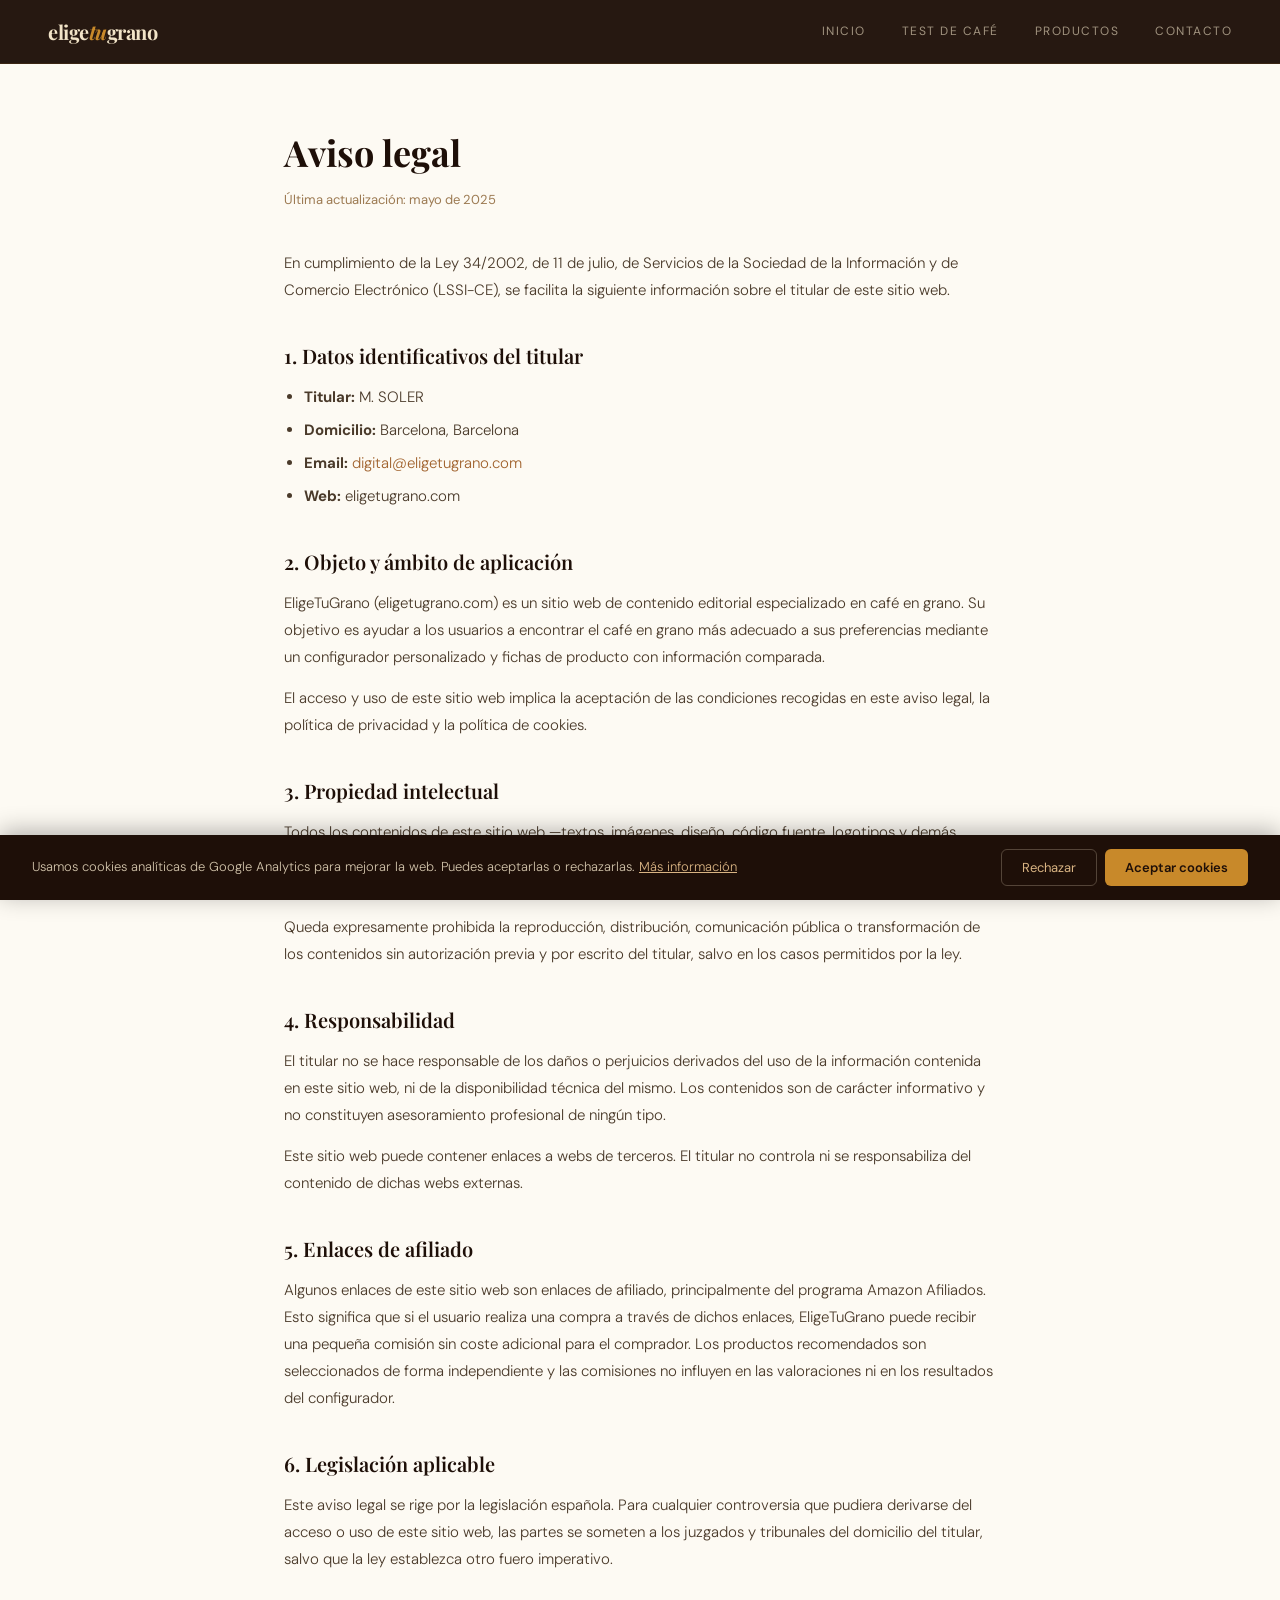
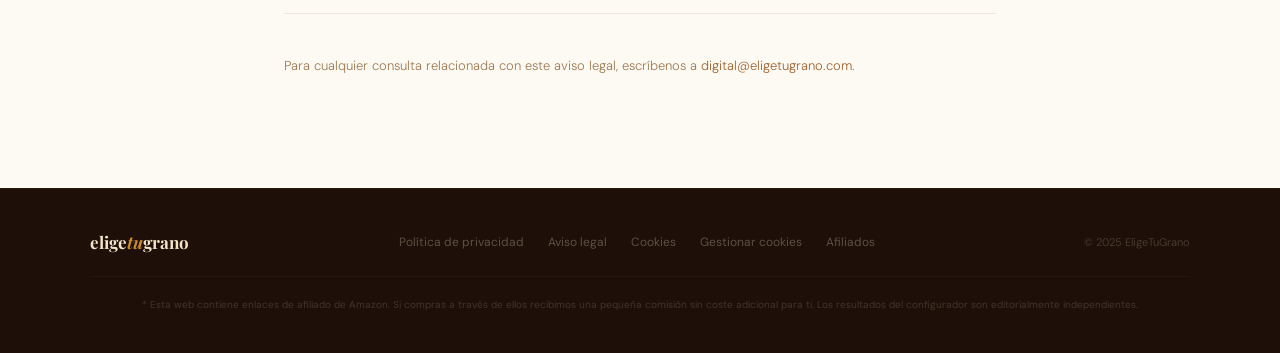
<file: aviso-legal.html>
<!DOCTYPE html>
<html lang="es">
<head>
<meta charset="UTF-8">
<link rel="icon" href="favicon.png" type="image/png">
<link rel="apple-touch-icon" href="favicon.png">
<meta name="viewport" content="width=device-width, initial-scale=1.0">
<title>Aviso legal — EligeTuGrano</title>
<link rel="preconnect" href="https://fonts.googleapis.com">
<link href="https://fonts.googleapis.com/css2?family=Playfair+Display:ital,wght@0,400;0,700;1,400&family=DM+Sans:wght@300;400;500&display=swap" rel="stylesheet">
<link rel="stylesheet" href="estilos.css">
<style>
.legal-wrap{max-width:760px;margin:0 auto;padding:60px 24px 96px;}
.legal-wrap h1{font-family:'Playfair Display',serif;font-size:36px;font-weight:700;color:var(--espresso);margin-bottom:8px;}
.legal-wrap .legal-date{font-size:13px;color:var(--text-soft);margin-bottom:40px;}
.legal-wrap h2{font-family:'Playfair Display',serif;font-size:20px;font-weight:600;color:var(--espresso);margin:36px 0 12px;}
.legal-wrap p{font-size:15px;color:#4a3a2a;line-height:1.8;font-weight:300;margin-bottom:14px;}
.legal-wrap ul{margin:0 0 14px 20px;}
.legal-wrap ul li{font-size:15px;color:#4a3a2a;line-height:1.8;font-weight:300;margin-bottom:6px;}
.legal-wrap a{color:var(--caramel);}
.legal-divider{border:none;border-top:1px solid rgba(106,58,31,0.1);margin:40px 0;}
</style>
</head>
<body>
<div id="nav-placeholder"></div>
<div style="height:64px"></div>

<div class="legal-wrap">
  <h1>Aviso legal</h1>
  <div class="legal-date">Última actualización: mayo de 2025</div>

  <p>En cumplimiento de la Ley 34/2002, de 11 de julio, de Servicios de la Sociedad de la Información y de Comercio Electrónico (LSSI-CE), se facilita la siguiente información sobre el titular de este sitio web.</p>

  <h2>1. Datos identificativos del titular</h2>
  <ul>
    <li><strong>Titular:</strong> M. SOLER</li>
    <li><strong>Domicilio:</strong> Barcelona, Barcelona</li>
    <li><strong>Email:</strong> <a href="mailto:digital@eligetugrano.com">digital@eligetugrano.com</a></li>
    <li><strong>Web:</strong> eligetugrano.com</li>
  </ul>

  <h2>2. Objeto y ámbito de aplicación</h2>
  <p>EligeTuGrano (eligetugrano.com) es un sitio web de contenido editorial especializado en café en grano. Su objetivo es ayudar a los usuarios a encontrar el café en grano más adecuado a sus preferencias mediante un configurador personalizado y fichas de producto con información comparada.</p>
  <p>El acceso y uso de este sitio web implica la aceptación de las condiciones recogidas en este aviso legal, la política de privacidad y la política de cookies.</p>

  <h2>3. Propiedad intelectual</h2>
  <p>Todos los contenidos de este sitio web —textos, imágenes, diseño, código fuente, logotipos y demás elementos— son propiedad del titular o se utilizan con la debida autorización, y están protegidos por la legislación española e internacional sobre propiedad intelectual e industrial.</p>
  <p>Queda expresamente prohibida la reproducción, distribución, comunicación pública o transformación de los contenidos sin autorización previa y por escrito del titular, salvo en los casos permitidos por la ley.</p>

  <h2>4. Responsabilidad</h2>
  <p>El titular no se hace responsable de los daños o perjuicios derivados del uso de la información contenida en este sitio web, ni de la disponibilidad técnica del mismo. Los contenidos son de carácter informativo y no constituyen asesoramiento profesional de ningún tipo.</p>
  <p>Este sitio web puede contener enlaces a webs de terceros. El titular no controla ni se responsabiliza del contenido de dichas webs externas.</p>

  <h2>5. Enlaces de afiliado</h2>
  <p>Algunos enlaces de este sitio web son enlaces de afiliado, principalmente del programa Amazon Afiliados. Esto significa que si el usuario realiza una compra a través de dichos enlaces, EligeTuGrano puede recibir una pequeña comisión sin coste adicional para el comprador. Los productos recomendados son seleccionados de forma independiente y las comisiones no influyen en las valoraciones ni en los resultados del configurador.</p>

  <h2>6. Legislación aplicable</h2>
  <p>Este aviso legal se rige por la legislación española. Para cualquier controversia que pudiera derivarse del acceso o uso de este sitio web, las partes se someten a los juzgados y tribunales del domicilio del titular, salvo que la ley establezca otro fuero imperativo.</p>

  <hr class="legal-divider">
  <p style="font-size:13px;color:var(--text-soft);">Para cualquier consulta relacionada con este aviso legal, escríbenos a <a href="mailto:digital@eligetugrano.com">digital@eligetugrano.com</a>.</p>
</div>

<div id="footer-placeholder"></div>

<script>
function cargarComponente(id, archivo) {
  fetch(archivo).then(r => r.text()).then(html => {
    document.getElementById(id).innerHTML = html;
  }).catch(() => {});
}
cargarComponente('nav-placeholder', 'nav.html');
cargarComponente('footer-placeholder', 'footer.html');
</script>

<!-- Banner de cookies -->
<div class="cookie-banner" id="cookie-banner">
  <div class="cookie-banner-text">
    Usamos cookies analíticas de Google Analytics para mejorar la web. Puedes aceptarlas o rechazarlas. <a href="cookies.html">Más información</a>
  </div>
  <div class="cookie-banner-btns">
    <button class="btn-cookie-reject" onclick="cookieDecision(false)">Rechazar</button>
    <button class="btn-cookie-accept" onclick="cookieDecision(true)">Aceptar cookies</button>
  </div>
</div>
<script>
(function(){
  const consent = localStorage.getItem('etg_cookie_consent');
  if(consent === null){
    setTimeout(() => { const b=document.getElementById('cookie-banner'); if(b) b.classList.add('visible'); }, 800);
  } else if(consent === 'true'){
    loadGTM();
  }
})();
function cookieDecision(accepted){
  localStorage.setItem('etg_cookie_consent', accepted ? 'true' : 'false');
  const b=document.getElementById('cookie-banner');
  if(b) b.classList.remove('visible');
  if(accepted) loadGTM();
}
function loadGTM(){
  if(window._gtmLoaded) return;
  window._gtmLoaded = true;
  (function(w,d,s,l,i){w[l]=w[l]||[];w[l].push({'gtm.start':new Date().getTime(),event:'gtm.js'});var f=d.getElementsByTagName(s)[0],j=d.createElement(s),dl=l!='dataLayer'?'&l='+l:'';j.async=true;j.src='https://www.googletagmanager.com/gtm.js?id='+i+dl;f.parentNode.insertBefore(j,f);})(window,document,'script','dataLayer','GTM-K8HG73FW');
}
function abrirPreferenciasCookies(){
  localStorage.removeItem('etg_cookie_consent');
  const b=document.getElementById('cookie-banner');
  if(b) b.classList.add('visible');
}
</script>
</body>
</html>
</file>
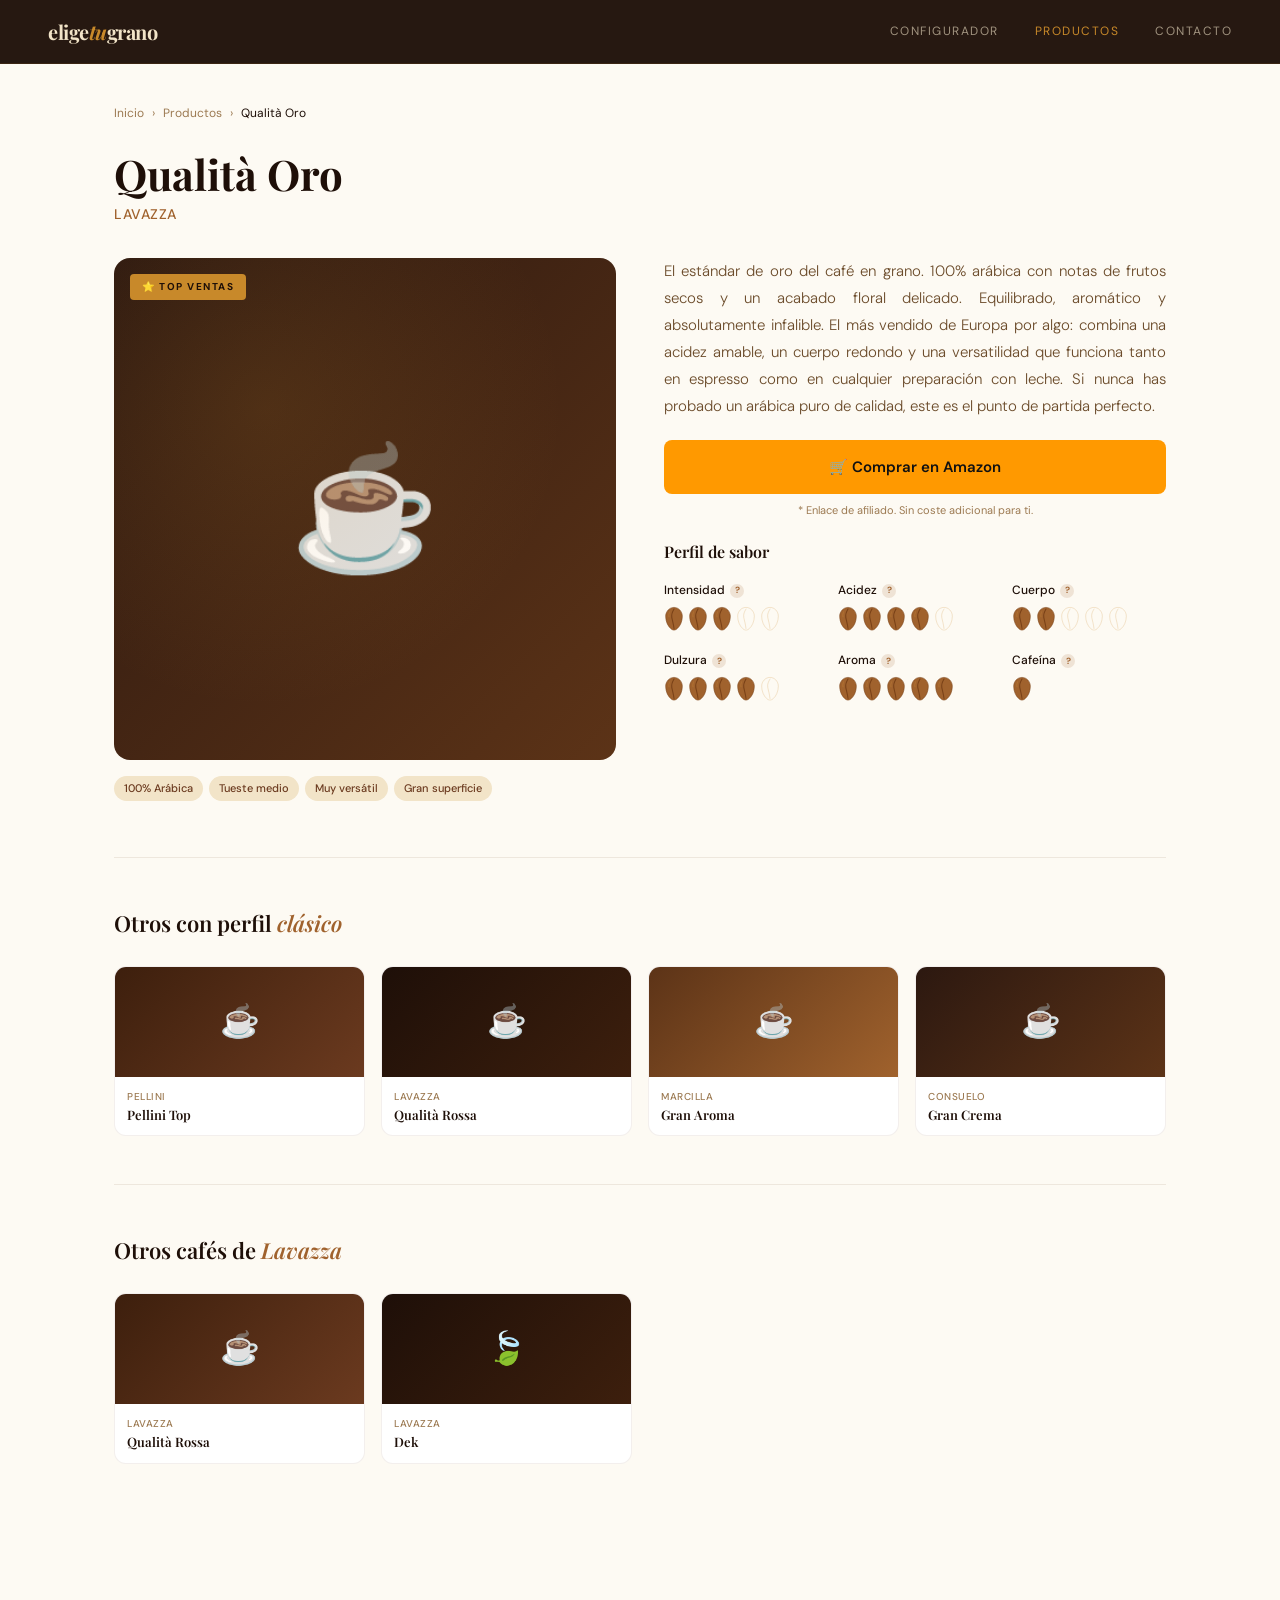
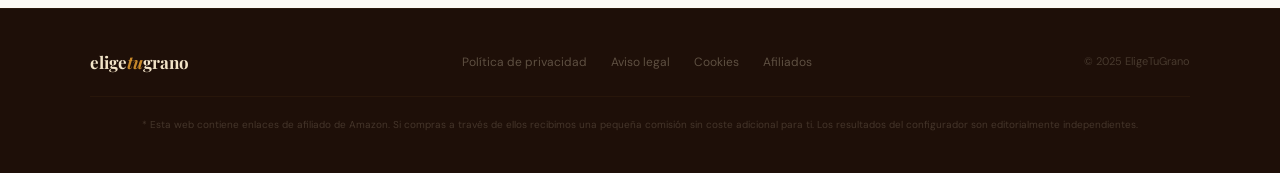
<file: cafe-lavazza-qualita-oro.html>
<!DOCTYPE html>
<html lang="es">
<head>
<meta charset="UTF-8">
<link rel="icon" href="favicon.png" type="image/png">
<link rel="apple-touch-icon" href="favicon.png">
<meta name="viewport" content="width=device-width, initial-scale=1.0">
<meta name="robots" content="noindex, nofollow">
<meta name="description" content="Lavazza Qualità Oro — El estándar de oro del café en grano. 100% arábica, tueste medio, versátil y equilibrado.">
<title>Lavazza Qualità Oro — EligeTuGrano</title>
<!-- Google Tag Manager -->
<script>(function(w,d,s,l,i){w[l]=w[l]||[];w[l].push({'gtm.start':
new Date().getTime(),event:'gtm.js'});var f=d.getElementsByTagName(s)[0],
j=d.createElement(s),dl=l!='dataLayer'?'&l='+l:'';j.async=true;j.src=
'https://www.googletagmanager.com/gtm.js?id='+i+dl;f.parentNode.insertBefore(j,f);
})(window,document,'script','dataLayer','GTM-K8HG73FW');</script>
<!-- End Google Tag Manager -->
<link rel="preconnect" href="https://fonts.googleapis.com">
<link href="https://fonts.googleapis.com/css2?family=Playfair+Display:ital,wght@0,400;0,600;0,700;1,400;1,600&family=DM+Sans:ital,wght@0,300;0,400;0,500;1,300&display=swap" rel="stylesheet">
<link rel="stylesheet" href="estilos.css">
<style>
/* ── SVG GRANOS ── */
.granos { display:flex; gap:4px; align-items:center; }

/* ── PDP ── */
.pdp-wrap { max-width:1100px; margin:0 auto; padding:40px 24px 96px; }
.pdp-breadcrumb { font-size:12px; color:var(--text-soft); margin-bottom:28px; display:flex; align-items:center; gap:8px; }
.pdp-breadcrumb a { color:var(--text-soft); text-decoration:none; transition:color 0.2s; }
.pdp-breadcrumb a:hover { color:var(--caramel); }
.pdp-nombre { font-family:var(--font-serif); font-size:clamp(28px,4vw,42px); font-weight:700; color:var(--espresso); line-height:1.1; margin-bottom:6px; }
.pdp-marca { font-size:14px; color:var(--caramel); font-weight:500; letter-spacing:0.5px; text-transform:uppercase; margin-bottom:32px; }
.pdp-grid { display:grid; grid-template-columns:1fr 1fr; gap:48px; align-items:start; margin-bottom:56px; }
.pdp-img-wrap { background:linear-gradient(135deg,#2C1810,#5C3317); border-radius:var(--radius-lg); aspect-ratio:1; display:flex; align-items:center; justify-content:center; font-size:120px; position:relative; overflow:hidden; }
.pdp-img-wrap::before { content:''; position:absolute; inset:0; background:radial-gradient(circle at 30% 30%,rgba(200,137,42,0.15),transparent 60%); }
.pdp-img-badge { position:absolute; top:16px; left:16px; background:var(--honey); color:var(--espresso); font-size:10px; font-weight:700; letter-spacing:1.5px; text-transform:uppercase; padding:5px 12px; border-radius:4px; }
.pdp-tags { display:flex; flex-wrap:wrap; gap:6px; margin-top:16px; }
.pdp-right { display:flex; flex-direction:column; gap:20px; }
.pdp-desc { font-size:15px; color:var(--text-mid); line-height:1.8; font-weight:300; text-align:justify; }
.btn-amazon-pdp { display:flex; align-items:center; justify-content:center; gap:10px; background:#FF9900; color:#111; border:none; border-radius:var(--radius-sm); padding:15px 24px; font-size:15px; font-weight:600; font-family:var(--font-sans); cursor:pointer; transition:all 0.2s; width:100%; text-decoration:none; }
.btn-amazon-pdp:hover { background:#e68900; transform:translateY(-2px); box-shadow:0 6px 20px rgba(255,153,0,0.3); }
.btn-amazon-pdp-note { font-size:11px; color:var(--text-soft); text-align:center; margin-top:-12px; }
.atributos-titulo { font-family:var(--font-serif); font-size:16px; font-weight:600; color:var(--espresso); margin-bottom:16px; }
.atributos-grid { display:grid; grid-template-columns:repeat(3,1fr); gap:20px; }
.atributo-item { display:flex; flex-direction:column; gap:6px; }
.atributo-label { display:flex; align-items:center; gap:5px; font-size:12px; font-weight:500; color:var(--text-dark); }
.atributo-tooltip { position:relative; display:inline-flex; align-items:center; cursor:help; }
.atributo-tooltip-icon { width:14px; height:14px; border-radius:50%; background:rgba(160,98,45,0.15); color:var(--caramel); font-size:9px; font-weight:700; display:flex; align-items:center; justify-content:center; flex-shrink:0; }


.atributo-tooltip:hover .atributo-tooltip-text { display:block; }
.pdp-divider { border:none; border-top:1px solid rgba(106,58,31,0.1); margin:48px 0; }
.carrusel-pdp-title { font-family:var(--font-serif); font-size:22px; font-weight:600; color:var(--espresso); margin-bottom:24px; }
.carrusel-pdp-title em { font-style:italic; color:var(--caramel); }
.carrusel-pdp-wrap { position:relative; margin-bottom:48px; }
.carrusel-pdp-outer { overflow:hidden; }
.carrusel-pdp-track { display:flex; gap:16px; transition:transform 0.4s cubic-bezier(0.4,0,0.2,1); }
.carrusel-pdp-item { flex:0 0 calc(25% - 12px); background:white; border-radius:var(--radius-md); border:1px solid rgba(106,58,31,0.08); overflow:hidden; cursor:pointer; transition:all 0.25s; text-decoration:none; display:block; }
.carrusel-pdp-item:hover { transform:translateY(-4px); box-shadow:0 8px 24px rgba(106,58,31,0.12); }
.carrusel-pdp-img { height:110px; display:flex; align-items:center; justify-content:center; font-size:32px; }
.carrusel-pdp-body { padding:12px; }
.carrusel-pdp-brand { font-size:10px; color:var(--text-soft); font-weight:500; letter-spacing:0.5px; text-transform:uppercase; margin-bottom:2px; }
.carrusel-pdp-name { font-family:var(--font-serif); font-size:13px; font-weight:600; color:var(--espresso); line-height:1.3; }
.carrusel-pdp-btn { position:absolute; top:50%; transform:translateY(-50%); width:36px; height:36px; border-radius:50%; background:white; border:1px solid rgba(106,58,31,0.15); display:flex; align-items:center; justify-content:center; cursor:pointer; transition:all 0.2s; font-size:16px; color:var(--bark); box-shadow:0 2px 8px rgba(0,0,0,0.08); z-index:10; }
.carrusel-pdp-btn:hover { background:var(--honey); color:var(--espresso); border-color:var(--honey); }
.carrusel-pdp-btn.prev { left:-18px; }
.carrusel-pdp-btn.next { right:-18px; }
.bg-a { background:linear-gradient(135deg,#3D1F0D,#6B3A1F); }
.bg-b { background:linear-gradient(135deg,#1E0F08,#3D1F0D); }
.bg-c { background:linear-gradient(135deg,#5C3317,#A0622D); }
.bg-d { background:linear-gradient(135deg,#2C1810,#5C3317); }
@media(max-width:768px){ .pdp-grid{grid-template-columns:1fr;gap:32px;} .atributos-grid{grid-template-columns:repeat(2,1fr);} .carrusel-pdp-item{flex:0 0 calc(50% - 8px);} }
@media(max-width:480px){ .carrusel-pdp-item{flex:0 0 100%;} }
</style>
</head>
<body>
<!-- Google Tag Manager (noscript) -->
<noscript><iframe src="https://www.googletagmanager.com/ns.html?id=GTM-K8HG73FW"
height="0" width="0" style="display:none;visibility:hidden"></iframe></noscript>
<!-- End Google Tag Manager (noscript) -->

<!-- SVG DEFS reutilizables -->
<svg style="display:none" xmlns="http://www.w3.org/2000/svg">
  <defs>
    <symbol id="grano-lleno" viewBox="0 0 36 44">
      <path d="M18 2 C10 2, 3 9, 3 18 C3 27, 7 36, 12 40 C14 42, 16 43, 18 43 C20 43, 22 42, 24 40 C29 36, 33 27, 33 18 C33 9, 26 2, 18 2 Z" fill="#A0622D"/>
      <path d="M18 2 C10 2, 3 9, 3 18 C3 27, 7 36, 12 40 C14 42, 16 43, 18 43 C20 43, 22 42, 24 40 C29 36, 33 27, 33 18 C33 9, 26 2, 18 2 Z" fill="none" stroke="#7A4218" stroke-width="1"/>
      <path d="M18 5 C15 10, 13 14, 14 20 C15 26, 17 31, 18 40" stroke="#7A4218" stroke-width="2" fill="none" stroke-linecap="round"/>
      <path d="M10 10 C9 13, 8 16, 9 19" stroke="#C8883A" stroke-width="1.5" fill="none" stroke-linecap="round" opacity="0.5"/>
    </symbol>
    <symbol id="grano-vacio" viewBox="0 0 36 44">
      <path d="M18 2 C10 2, 3 9, 3 18 C3 27, 7 36, 12 40 C14 42, 16 43, 18 43 C20 43, 22 42, 24 40 C29 36, 33 27, 33 18 C33 9, 26 2, 18 2 Z" fill="none" stroke="#C8892A" stroke-width="1.5" opacity="0.25"/>
      <path d="M18 5 C15 10, 13 14, 14 20 C15 26, 17 31, 18 40" stroke="#C8892A" stroke-width="1.5" fill="none" stroke-linecap="round" opacity="0.25"/>
    </symbol>
  </defs>
</svg>

<nav>
  <a class="nav-logo" href="index.html">elige<span>tu</span>grano</a>
  <div class="nav-links" id="nav-links">
    <a href="configurador.html">Configurador</a>
    <a href="productos.html" class="active">Productos</a>
    <a href="index.html#contacto">Contacto</a>
  </div>
  <button class="nav-burger" onclick="toggleNav()">☰</button>
</nav>

<div style="height:64px"></div>

<div class="pdp-wrap">

  <div class="pdp-breadcrumb">
    <a href="index.html">Inicio</a>
    <span>›</span>
    <a href="productos.html">Productos</a>
    <span>›</span>
    <span style="color:var(--text-dark)">Qualità Oro</span>
  </div>

  <div class="pdp-nombre">Qualità Oro</div>
  <div class="pdp-marca">Lavazza</div>

  <div class="pdp-grid">

    <!-- IMAGEN -->
    <div>
      <div class="pdp-img-wrap">
        ☕
        <span class="pdp-img-badge">⭐ Top ventas</span>
      </div>
      <div class="pdp-tags">
        <span class="tag">100% Arábica</span>
        <span class="tag">Tueste medio</span>
        <span class="tag">Muy versátil</span>
        <span class="tag">Gran superficie</span>
      </div>
    </div>

    <!-- DERECHA -->
    <div class="pdp-right">

      <p class="pdp-desc">El estándar de oro del café en grano. 100% arábica con notas de frutos secos y un acabado floral delicado. Equilibrado, aromático y absolutamente infalible. El más vendido de Europa por algo: combina una acidez amable, un cuerpo redondo y una versatilidad que funciona tanto en espresso como en cualquier preparación con leche. Si nunca has probado un arábica puro de calidad, este es el punto de partida perfecto.</p>

      <a href="https://www.amazon.es/" target="_blank" class="btn-amazon-pdp">🛒 Comprar en Amazon</a>
      <p class="btn-amazon-pdp-note">* Enlace de afiliado. Sin coste adicional para ti.</p>

      <!-- ATRIBUTOS -->
      <div>
        <div class="atributos-titulo">Perfil de sabor</div>
        <div class="atributos-grid">

          <!-- Intensidad: 3/5 -->
          <div class="atributo-item">
            <div class="atributo-label">
              Intensidad
              <div class="atributo-tooltip" data-tooltip="intensidad">
                <div class="atributo-tooltip-icon">?</div>
                <div class="atributo-tooltip-text"></div>
              </div>
            </div>
            <div class="granos">
              <svg width="20" height="25" viewBox="0 0 36 44"><use href="#grano-lleno"/></svg>
              <svg width="20" height="25" viewBox="0 0 36 44"><use href="#grano-lleno"/></svg>
              <svg width="20" height="25" viewBox="0 0 36 44"><use href="#grano-lleno"/></svg>
              <svg width="20" height="25" viewBox="0 0 36 44"><use href="#grano-vacio"/></svg>
              <svg width="20" height="25" viewBox="0 0 36 44"><use href="#grano-vacio"/></svg>
            </div>
          </div>

          <!-- Acidez: 4/5 -->
          <div class="atributo-item">
            <div class="atributo-label">
              Acidez
              <div class="atributo-tooltip" data-tooltip="acidez">
                <div class="atributo-tooltip-icon">?</div>
                <div class="atributo-tooltip-text"></div>
              </div>
            </div>
            <div class="granos">
              <svg width="20" height="25" viewBox="0 0 36 44"><use href="#grano-lleno"/></svg>
              <svg width="20" height="25" viewBox="0 0 36 44"><use href="#grano-lleno"/></svg>
              <svg width="20" height="25" viewBox="0 0 36 44"><use href="#grano-lleno"/></svg>
              <svg width="20" height="25" viewBox="0 0 36 44"><use href="#grano-lleno"/></svg>
              <svg width="20" height="25" viewBox="0 0 36 44"><use href="#grano-vacio"/></svg>
            </div>
          </div>

          <!-- Cuerpo: 2/5 -->
          <div class="atributo-item">
            <div class="atributo-label">
              Cuerpo
              <div class="atributo-tooltip" data-tooltip="cuerpo">
                <div class="atributo-tooltip-icon">?</div>
                <div class="atributo-tooltip-text"></div>
              </div>
            </div>
            <div class="granos">
              <svg width="20" height="25" viewBox="0 0 36 44"><use href="#grano-lleno"/></svg>
              <svg width="20" height="25" viewBox="0 0 36 44"><use href="#grano-lleno"/></svg>
              <svg width="20" height="25" viewBox="0 0 36 44"><use href="#grano-vacio"/></svg>
              <svg width="20" height="25" viewBox="0 0 36 44"><use href="#grano-vacio"/></svg>
              <svg width="20" height="25" viewBox="0 0 36 44"><use href="#grano-vacio"/></svg>
            </div>
          </div>

          <!-- Dulzura: 4/5 -->
          <div class="atributo-item">
            <div class="atributo-label">
              Dulzura
              <div class="atributo-tooltip" data-tooltip="dulzura">
                <div class="atributo-tooltip-icon">?</div>
                <div class="atributo-tooltip-text"></div>
              </div>
            </div>
            <div class="granos">
              <svg width="20" height="25" viewBox="0 0 36 44"><use href="#grano-lleno"/></svg>
              <svg width="20" height="25" viewBox="0 0 36 44"><use href="#grano-lleno"/></svg>
              <svg width="20" height="25" viewBox="0 0 36 44"><use href="#grano-lleno"/></svg>
              <svg width="20" height="25" viewBox="0 0 36 44"><use href="#grano-lleno"/></svg>
              <svg width="20" height="25" viewBox="0 0 36 44"><use href="#grano-vacio"/></svg>
            </div>
          </div>

          <!-- Aroma: 5/5 -->
          <div class="atributo-item">
            <div class="atributo-label">
              Aroma
              <div class="atributo-tooltip" data-tooltip="aroma">
                <div class="atributo-tooltip-icon">?</div>
                <div class="atributo-tooltip-text"></div>
              </div>
            </div>
            <div class="granos">
              <svg width="20" height="25" viewBox="0 0 36 44"><use href="#grano-lleno"/></svg>
              <svg width="20" height="25" viewBox="0 0 36 44"><use href="#grano-lleno"/></svg>
              <svg width="20" height="25" viewBox="0 0 36 44"><use href="#grano-lleno"/></svg>
              <svg width="20" height="25" viewBox="0 0 36 44"><use href="#grano-lleno"/></svg>
              <svg width="20" height="25" viewBox="0 0 36 44"><use href="#grano-lleno"/></svg>
            </div>
          </div>

          <!-- Cafeína: binario — lleno = con cafeína -->
          <div class="atributo-item">
            <div class="atributo-label">
              Cafeína
              <div class="atributo-tooltip" data-tooltip="cafeina">
                <div class="atributo-tooltip-icon">?</div>
                <div class="atributo-tooltip-text"></div>
              </div>
            </div>
            <div class="granos">
              <svg width="20" height="25" viewBox="0 0 36 44"><use href="#grano-lleno"/></svg>
            </div>
          </div>

        </div>
      </div>
    </div>
  </div>

  <!-- CARRUSEL 1: Mismo perfil -->
  <hr class="pdp-divider">
  <div class="carrusel-pdp-wrap">
    <div class="carrusel-pdp-title">Otros con perfil <em>clásico</em></div>
    <div style="position:relative">
      <button class="carrusel-pdp-btn prev" onclick="mover('c1',-1)">‹</button>
      <div class="carrusel-pdp-outer">
        <div class="carrusel-pdp-track" id="c1">
          <a href="cafe-pellini-top.html" class="carrusel-pdp-item">
            <div class="carrusel-pdp-img bg-a">☕</div>
            <div class="carrusel-pdp-body"><div class="carrusel-pdp-brand">Pellini</div><div class="carrusel-pdp-name">Pellini Top</div></div>
          </a>
          <a href="cafe-lavazza-qualita-rossa.html" class="carrusel-pdp-item">
            <div class="carrusel-pdp-img bg-b">☕</div>
            <div class="carrusel-pdp-body"><div class="carrusel-pdp-brand">Lavazza</div><div class="carrusel-pdp-name">Qualità Rossa</div></div>
          </a>
          <a href="cafe-marcilla-gran-aroma.html" class="carrusel-pdp-item">
            <div class="carrusel-pdp-img bg-c">☕</div>
            <div class="carrusel-pdp-body"><div class="carrusel-pdp-brand">Marcilla</div><div class="carrusel-pdp-name">Gran Aroma</div></div>
          </a>
          <a href="cafe-consuelo-gran-crema.html" class="carrusel-pdp-item">
            <div class="carrusel-pdp-img bg-d">☕</div>
            <div class="carrusel-pdp-body"><div class="carrusel-pdp-brand">Consuelo</div><div class="carrusel-pdp-name">Gran Crema</div></div>
          </a>
        </div>
      </div>
      <button class="carrusel-pdp-btn next" onclick="mover('c1',1)">›</button>
    </div>
  </div>

  <!-- CARRUSEL 2: Misma marca -->
  <hr class="pdp-divider">
  <div class="carrusel-pdp-wrap">
    <div class="carrusel-pdp-title">Otros cafés de <em>Lavazza</em></div>
    <div style="position:relative">
      <button class="carrusel-pdp-btn prev" onclick="mover('c2',-1)">‹</button>
      <div class="carrusel-pdp-outer">
        <div class="carrusel-pdp-track" id="c2">
          <a href="cafe-lavazza-qualita-rossa.html" class="carrusel-pdp-item">
            <div class="carrusel-pdp-img bg-a">☕</div>
            <div class="carrusel-pdp-body"><div class="carrusel-pdp-brand">Lavazza</div><div class="carrusel-pdp-name">Qualità Rossa</div></div>
          </a>
          <a href="cafe-lavazza-dek.html" class="carrusel-pdp-item">
            <div class="carrusel-pdp-img bg-b">🍃</div>
            <div class="carrusel-pdp-body"><div class="carrusel-pdp-brand">Lavazza</div><div class="carrusel-pdp-name">Dek</div></div>
          </a>
        </div>
      </div>
      <button class="carrusel-pdp-btn next" onclick="mover('c2',1)">›</button>
    </div>
  </div>

</div>

<footer>
  <div class="footer-inner">
    <div class="footer-logo">elige<span>tu</span>grano</div>
    <div class="footer-links">
      <a>Política de privacidad</a>
      <a>Aviso legal</a>
      <a>Cookies</a>
      <a>Afiliados</a>
    </div>
    <div class="footer-copy">© 2025 EligeTuGrano</div>
  </div>
  <div class="affil-note">* Esta web contiene enlaces de afiliado de Amazon. Si compras a través de ellos recibimos una pequeña comisión sin coste adicional para ti. Los resultados del configurador son editorialmente independientes.</div>
</footer>

<script>
function toggleNav(){ document.getElementById('nav-links').classList.toggle('open'); }
const positions = { c1:0, c2:0 };
function getVisible(){ if(window.innerWidth<=480)return 1; if(window.innerWidth<=768)return 2; return 4; }
function mover(id,dir){
  const track=document.getElementById(id);
  const items=track.querySelectorAll('.carrusel-pdp-item');
  const max=Math.max(0,items.length-getVisible());
  positions[id]=Math.max(0,Math.min(positions[id]+dir,max));
  const w=track.querySelector('.carrusel-pdp-item').offsetWidth+16;
  track.style.transform=`translateX(-${positions[id]*w}px)`;
}
function actualizarFlechasPDP(){
  ['c1','c2'].forEach(id=>{
    const track=document.getElementById(id);
    if(!track)return;
    const items=track.querySelectorAll('.carrusel-pdp-item');
    const mostrar=items.length>getVisible();
    const wrap=track.closest('.carrusel-pdp-outer').parentElement;
    wrap.querySelectorAll('.carrusel-pdp-btn').forEach(b=>b.style.display=mostrar?'flex':'none');
  });
}
window.addEventListener('resize',()=>{
  Object.keys(positions).forEach(id=>{
    positions[id]=0;
    const t=document.getElementById(id);
    if(t)t.style.transform='translateX(0)';
  });
  actualizarFlechasPDP();
});
document.addEventListener('DOMContentLoaded', actualizarFlechasPDP);
</script>
<script src="config.js"></script>
</body>
</html>
</file>
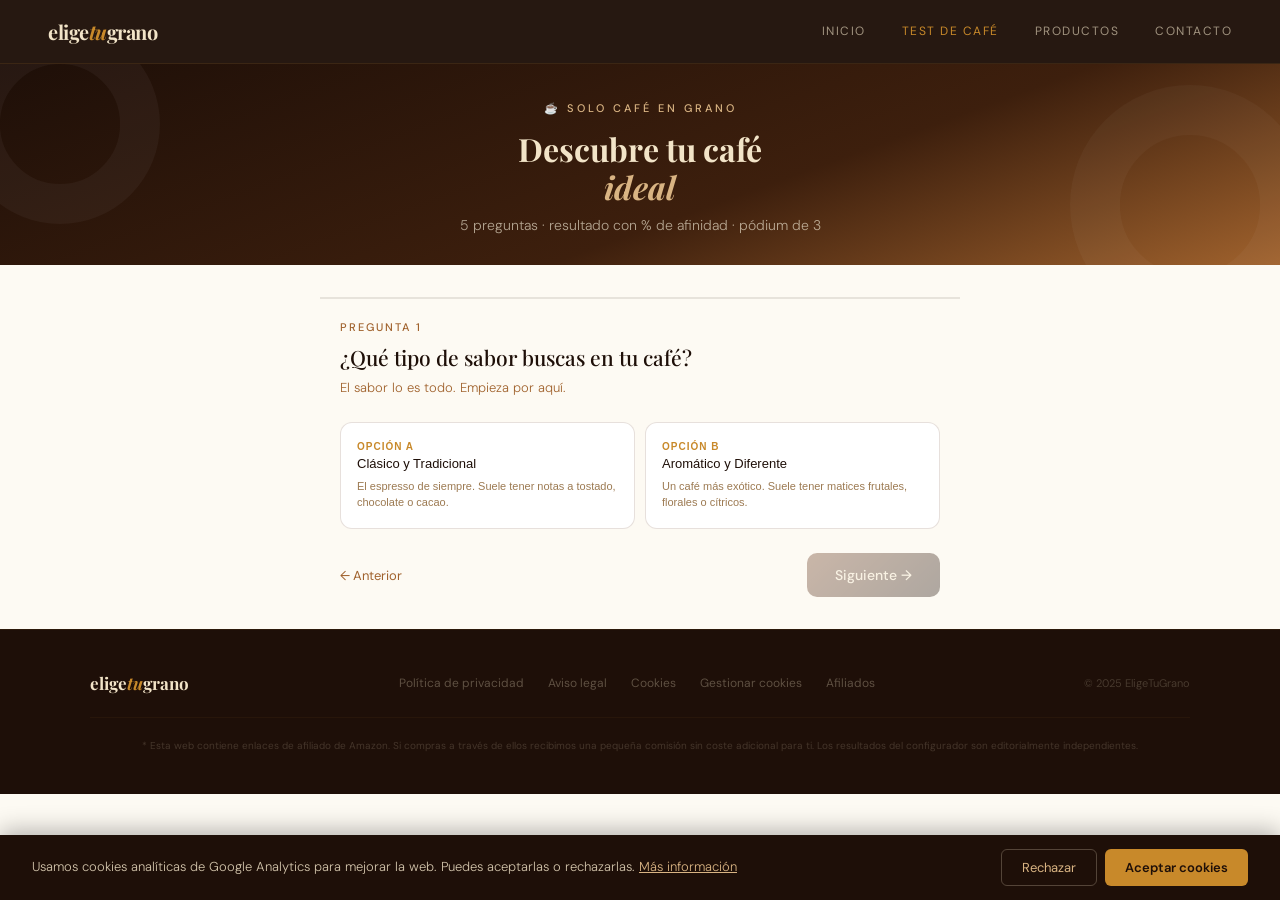
<file: configurador.html>
<!DOCTYPE html>
<html lang="es">
<head>
<meta charset="UTF-8">
<link rel="icon" href="favicon.png" type="image/png">
<link rel="apple-touch-icon" href="favicon.png">
<meta name="viewport" content="width=device-width, initial-scale=1.0">
<meta name="description" content="Configura tu café ideal en 5 preguntas. Resultado personalizado con porcentaje de afinidad.">
<title>Configurador — EligeTuGrano</title>
<link rel="preconnect" href="https://fonts.googleapis.com">
<link href="https://fonts.googleapis.com/css2?family=Playfair+Display:ital,wght@0,400;0,600;0,700;1,400;1,600&family=DM+Sans:ital,wght@0,300;0,400;0,500;1,300&display=swap" rel="stylesheet">
<link rel="stylesheet" href="estilos.css">
<style>
.config-hero{background:linear-gradient(160deg,var(--espresso) 0%,var(--roast) 60%,var(--caramel) 100%);padding:36px 32px 28px;text-align:center;position:relative;overflow:hidden;margin-top:64px;}
.config-hero::before{content:'';position:absolute;top:-40px;left:-40px;width:200px;height:200px;border-radius:50%;border:40px solid rgba(255,255,255,0.04);}
.config-hero::after{content:'';position:absolute;bottom:-60px;right:-30px;width:240px;height:240px;border-radius:50%;border:50px solid rgba(255,255,255,0.03);}
.config-eyebrow{font-size:11px;font-weight:500;letter-spacing:3px;text-transform:uppercase;color:var(--latte);margin-bottom:12px;}
.config-title{font-family:var(--font-serif);font-size:32px;font-weight:700;color:var(--cream);line-height:1.2;margin-bottom:8px;}
.config-title em{font-style:italic;color:var(--latte);}
.config-sub{font-size:14px;color:rgba(245,236,215,0.65);font-weight:300;}
.configurator{padding:32px 20px;max-width:640px;margin:0 auto;}
.progress-wrap{margin:0 -20px;}
.progress-bar{height:2px;background:rgba(44,24,16,0.1);margin-bottom:20px;}
.progress-fill{height:100%;background:linear-gradient(90deg,var(--caramel),var(--honey));transition:width 0.5s cubic-bezier(0.4,0,0.2,1);}
.step{display:none;animation:fadeUp 0.4s ease;}
.step.active{display:block;}
@keyframes fadeUp{from{opacity:0;transform:translateY(12px);}to{opacity:1;transform:translateY(0);}}
.step-counter{font-size:11px;font-weight:500;letter-spacing:2px;text-transform:uppercase;color:var(--caramel);margin-bottom:8px;}
.step-question{font-family:var(--font-serif);font-size:21px;font-weight:500;color:var(--espresso);line-height:1.3;margin-bottom:6px;}
.step-hint{font-size:13px;color:var(--caramel);margin-bottom:24px;font-weight:300;}
.options-grid{display:grid;gap:10px;margin-bottom:24px;grid-template-columns:1fr 1fr;}
.options-grid.cols3{grid-template-columns:1fr 1fr 1fr;}
.option-btn{background:white;border:1.5px solid rgba(92,51,23,0.15);border-radius:12px;padding:18px 16px;cursor:pointer;text-align:left;transition:all 0.2s ease;display:flex;flex-direction:column;gap:4px;}
.option-btn:hover{border-color:var(--caramel);background:var(--milk);transform:translateY(-2px);box-shadow:0 4px 16px rgba(92,51,23,0.1);}
.option-btn.selected{border-color:var(--bark);background:var(--cream);box-shadow:0 0 0 3px rgba(92,51,23,0.08);}
.opt-tag{font-size:10px;font-weight:600;letter-spacing:1px;text-transform:uppercase;color:var(--honey);}
.opt-label{font-size:13px;font-weight:500;color:var(--espresso);line-height:1.3;}
.opt-sub{font-size:11px;color:var(--text-soft);font-weight:300;line-height:1.4;margin-top:2px;}
.nav-row{display:flex;align-items:center;justify-content:space-between;margin-top:12px;}
.btn-back{background:none;border:none;font-size:13px;color:var(--caramel);cursor:pointer;font-family:var(--font-sans);padding:10px 0;transition:color 0.2s;}
.btn-back:hover{color:var(--bark);}
.btn-next{background:linear-gradient(135deg,var(--bark),var(--espresso));color:var(--cream);border:none;border-radius:10px;padding:13px 28px;font-size:14px;font-weight:500;font-family:var(--font-sans);cursor:pointer;transition:all 0.2s;}
.btn-next:hover{transform:translateY(-1px);box-shadow:0 6px 20px rgba(44,24,16,0.25);}
.btn-next:disabled{opacity:0.35;cursor:not-allowed;transform:none;box-shadow:none;}

/* RESULTADOS */
.result-screen{display:none;animation:fadeUp 0.5s ease;}
.result-screen.active{display:block;}

/* Header resultado */
.res-header{background:linear-gradient(160deg,var(--espresso),var(--roast));padding:24px 20px 28px;margin:0 -20px;text-align:center;}
.res-label{font-size:10px;letter-spacing:3px;text-transform:uppercase;color:var(--latte);margin-bottom:6px;}
.res-profile{display:inline-block;background:rgba(255,255,255,0.1);border-radius:20px;padding:4px 14px;font-size:12px;color:var(--latte);margin-bottom:16px;}
.res-section-label{font-family:var(--font-serif);font-size:12px;font-weight:600;color:rgba(242,228,200,0.45);text-transform:uppercase;letter-spacing:2px;margin-bottom:14px;}

/* Pódium */
.podium-wrap{display:flex;align-items:flex-end;justify-content:center;gap:8px;padding:0 8px;}
.p-col{display:flex;flex-direction:column;align-items:center;}
.p-col.first{width:136px;z-index:2;}
.p-col.second,.p-col.third{width:110px;}
.p-card{background:white;width:100%;border-radius:10px 10px 0 0;padding:11px 8px 10px;text-align:center;border:2px solid transparent;display:flex;flex-direction:column;align-items:center;gap:2px;}
.p-card.gold{border-color:var(--honey);}
.p-card.silver{border-color:#C0C0C0;}
.p-card.bronze{border-color:#CD7F32;}
.p-emoji{font-size:22px;line-height:1;margin-bottom:3px;}
.p-brand{font-size:8px;color:var(--caramel);font-weight:500;letter-spacing:0.5px;text-transform:uppercase;}
.p-name{font-family:var(--font-serif);font-size:10px;font-weight:600;color:var(--espresso);line-height:1.2;margin:2px 0 5px;}
.p-pct{font-family:var(--font-serif);font-size:18px;font-weight:700;line-height:1;}
.p-card.gold .p-pct{color:var(--honey);}
.p-card.silver .p-pct{color:#999;}
.p-card.bronze .p-pct{color:#CD7F32;}
.p-pct-label{font-size:8px;color:var(--caramel);margin-bottom:7px;}
.p-btns{display:flex;gap:3px;width:100%;}
.p-btn-ver{flex:1;background:none;border:1px solid rgba(92,51,23,0.2);border-radius:4px;padding:5px 0;font-size:9px;font-weight:500;color:var(--bark);cursor:pointer;font-family:var(--font-sans);}
.p-btn-cart{background:#FF9900;color:#111;border:none;border-radius:4px;padding:5px 7px;font-size:11px;cursor:pointer;}
.p-base{width:100%;display:flex;align-items:center;justify-content:center;}
.p-base.gold{background:var(--honey);height:64px;}
.p-base.silver{background:#C0C0C0;height:44px;}
.p-base.bronze{background:#CD7F32;height:32px;}
.p-base-num{font-family:var(--font-serif);font-size:24px;font-weight:700;color:white;opacity:0.9;}

/* Desglose */
.desglose-wrap{padding:20px 0 0;}
.desglose-title{font-family:var(--font-serif);font-size:20px;font-weight:700;color:var(--espresso);margin-bottom:14px;}
.desglose-title em{font-style:italic;color:var(--caramel);}

/* Result cards */
.result-card{background:white;border-radius:14px;border:1px solid rgba(106,58,31,0.1);overflow:hidden;margin-bottom:12px;}
.result-card.winner{border:2px solid var(--honey);}
.result-card.second{border-left:4px solid #C0C0C0;}
.result-card.third{border-left:4px solid #CD7F32;}
.rc-top{display:flex;gap:12px;padding:14px 14px 12px;border-bottom:1px solid rgba(106,58,31,0.07);}
.rc-img{width:72px;height:72px;flex-shrink:0;border-radius:10px;display:flex;align-items:center;justify-content:center;font-size:30px;}
.rc-info{flex:1;min-width:0;}
.rc-rank{font-size:9px;font-weight:600;letter-spacing:1.5px;text-transform:uppercase;margin-bottom:2px;}
.rc-rank.gold{color:var(--honey);}
.rc-rank.silver{color:#999;}
.rc-rank.bronze{color:#CD7F32;}
.rc-brand{font-size:10px;color:var(--caramel);font-weight:500;text-transform:uppercase;letter-spacing:0.5px;margin-bottom:1px;}
.rc-name{font-family:var(--font-serif);font-size:16px;font-weight:700;color:var(--espresso);line-height:1.2;margin-bottom:3px;}
.rc-pct{font-family:var(--font-serif);font-size:12px;font-weight:600;color:var(--caramel);}
.rc-body{padding:12px 14px;}
.rc-why{background:var(--cream);border-radius:7px;padding:8px 11px;font-size:11px;color:var(--bark);margin-bottom:9px;line-height:1.5;border-left:3px solid var(--honey);}
.rc-desc{font-size:12px;color:#5a4a3a;line-height:1.6;font-weight:300;margin-bottom:11px;}
.rc-actions{display:flex;gap:7px;margin-bottom:14px;}
.btn-ficha{background:none;border:1.5px solid rgba(92,51,23,0.2);border-radius:7px;padding:9px 12px;font-size:12px;font-weight:500;color:var(--bark);cursor:pointer;font-family:var(--font-sans);}
.btn-amazon{background:#FF9900;color:#111;border:none;border-radius:7px;padding:9px 12px;font-size:11px;font-weight:600;cursor:pointer;font-family:var(--font-sans);white-space:nowrap;}

/* Carrusel marca */
.marca-car-title{font-size:10px;font-weight:500;letter-spacing:1px;text-transform:uppercase;color:var(--caramel);margin-bottom:9px;border-top:1px solid rgba(106,58,31,0.07);padding-top:11px;}
.marca-car-track{display:flex;gap:7px;overflow-x:auto;padding-bottom:4px;scrollbar-width:none;}
.marca-car-track::-webkit-scrollbar{display:none;}
.marca-item{flex:0 0 100px;background:var(--foam);border-radius:9px;border:1px solid rgba(106,58,31,0.1);padding:9px 7px;text-align:center;}
.marca-item-img{width:40px;height:40px;border-radius:7px;margin:0 auto 5px;display:flex;align-items:center;justify-content:center;font-size:18px;}
.marca-item-name{font-family:var(--font-serif);font-size:10px;font-weight:600;color:var(--espresso);line-height:1.2;margin-bottom:3px;}
.marca-item-pct{font-family:var(--font-serif);font-size:12px;font-weight:700;color:var(--caramel);margin-bottom:6px;}
.marca-item-btns{display:flex;gap:3px;justify-content:center;}
.btn-ver{background:none;border:1px solid rgba(92,51,23,0.2);border-radius:4px;padding:4px 7px;font-size:9px;font-weight:500;color:var(--bark);cursor:pointer;font-family:var(--font-sans);}
.btn-cart{background:#FF9900;color:#111;border:none;border-radius:4px;padding:4px 6px;font-size:10px;cursor:pointer;}

/* Bloque extra */
.extra-block{background:white;border-radius:14px;border:1px solid rgba(106,58,31,0.1);padding:14px;margin-bottom:12px;}
.extra-title{font-family:var(--font-serif);font-size:15px;font-weight:600;color:var(--espresso);margin-bottom:3px;}
.extra-title em{font-style:italic;color:var(--caramel);}
.extra-sub{font-size:11px;color:var(--caramel);margin-bottom:12px;font-weight:300;}
.extra-track{display:flex;gap:9px;overflow-x:auto;padding-bottom:4px;scrollbar-width:none;}
.extra-track::-webkit-scrollbar{display:none;}
.extra-item{flex:0 0 108px;background:var(--foam);border-radius:10px;border:1px solid rgba(106,58,31,0.1);padding:10px 8px;text-align:center;}
.extra-item-img{width:44px;height:44px;border-radius:9px;margin:0 auto 6px;display:flex;align-items:center;justify-content:center;font-size:20px;}
.extra-item-brand{font-size:8px;color:var(--caramel);font-weight:500;letter-spacing:0.5px;text-transform:uppercase;margin-bottom:1px;}
.extra-item-name{font-family:var(--font-serif);font-size:11px;font-weight:600;color:var(--espresso);line-height:1.2;margin-bottom:3px;}
.extra-item-pct{font-family:var(--font-serif);font-size:13px;font-weight:700;color:var(--caramel);margin-bottom:7px;}
.extra-item-btns{display:flex;gap:3px;justify-content:center;}


.bg-a{background:linear-gradient(135deg,#2C1810,#5C3317);}
.bg-b{background:linear-gradient(135deg,#1E0F08,#3D1F0D);}
.bg-c{background:linear-gradient(135deg,#5C3317,#A0622D);}
.bg-d{background:linear-gradient(135deg,#3D1F0D,#7A4020);}
.bg-e{background:linear-gradient(135deg,#4A2010,#8B4A1A);}
.bg-f{background:linear-gradient(135deg,#3A1A08,#704020);}
.tags{display:flex;flex-wrap:wrap;gap:5px;margin-bottom:12px;}
.restart-row{text-align:center;margin-top:16px;}
.btn-restart{background:none;border:1.5px solid rgba(92,51,23,0.2);border-radius:10px;padding:11px 24px;font-size:13px;font-weight:500;color:var(--bark);cursor:pointer;font-family:var(--font-sans);transition:all 0.2s;}
.btn-restart:hover{background:var(--cream);border-color:var(--bark);}
@media(max-width:480px){.options-grid{grid-template-columns:1fr;}.options-grid.cols3{grid-template-columns:1fr;}}
</style>
</head>
<body>
<!-- SVG SYMBOLS -->
<svg style="display:none" xmlns="http://www.w3.org/2000/svg">
  <defs>
    <symbol id="grano-lleno" viewBox="0 0 36 44">
      <path d="M18 2 C10 2, 3 9, 3 18 C3 27, 7 36, 12 40 C14 42, 16 43, 18 43 C20 43, 22 42, 24 40 C29 36, 33 27, 33 18 C33 9, 26 2, 18 2 Z" fill="#A0622D"/>
      <path d="M18 2 C10 2, 3 9, 3 18 C3 27, 7 36, 12 40 C14 42, 16 43, 18 43 C20 43, 22 42, 24 40 C29 36, 33 27, 33 18 C33 9, 26 2, 18 2 Z" fill="none" stroke="#7A4218" stroke-width="1"/>
      <path d="M18 5 C15 10, 13 14, 14 20 C15 26, 17 31, 18 40" stroke="#7A4218" stroke-width="2" fill="none" stroke-linecap="round"/>
      <path d="M10 10 C9 13, 8 16, 9 19" stroke="#C8883A" stroke-width="1.5" fill="none" stroke-linecap="round" opacity="0.5"/>
    </symbol>
    <symbol id="grano-vacio" viewBox="0 0 36 44">
      <path d="M18 2 C10 2, 3 9, 3 18 C3 27, 7 36, 12 40 C14 42, 16 43, 18 43 C20 43, 22 42, 24 40 C29 36, 33 27, 33 18 C33 9, 26 2, 18 2 Z" fill="none" stroke="#C8892A" stroke-width="1.5" opacity="0.25"/>
      <path d="M18 5 C15 10, 13 14, 14 20 C15 26, 17 31, 18 40" stroke="#C8892A" stroke-width="1.5" fill="none" stroke-linecap="round" opacity="0.25"/>
    </symbol>
  </defs>
</svg>

<div id="nav-placeholder"></div>
<div class="config-hero">
  <div class="config-eyebrow">☕ Solo café en grano</div>
  <h1 class="config-title">Descubre tu café<br><em>ideal</em></h1>
  <p class="config-sub">5 preguntas · resultado con % de afinidad · pódium de 3</p>
</div>

<div class="configurator">
  <div class="progress-wrap">
    <div class="progress-bar"><div class="progress-fill" id="progress" style="width:0%"></div></div>
    
  </div>

  <!-- P1 -->
  <div class="step active" id="step-1">
    <div class="step-counter">Pregunta 1</div>
    <div class="step-question">¿Qué tipo de sabor buscas en tu café?</div>
    <div class="step-hint">El sabor lo es todo. Empieza por aquí.</div>
    <div class="options-grid">
      <button class="option-btn" data-key="sabor" data-val="clasico" onclick="selectOption(this);mostrarP11()">
        <span class="opt-tag">Opción A</span>
        <span class="opt-label">Clásico y Tradicional</span>
        <span class="opt-sub">El espresso de siempre. Suele tener notas a tostado, chocolate o cacao.</span>
      </button>
      <button class="option-btn" data-key="sabor" data-val="aromatico" onclick="selectOption(this);ocultarP11()">
        <span class="opt-tag">Opción B</span>
        <span class="opt-label">Aromático y Diferente</span>
        <span class="opt-sub">Un café más exótico. Suele tener matices frutales, florales o cítricos.</span>
      </button>
    </div>
    <div class="nav-row">
      <button class="btn-back" disabled>← Anterior</button>
      <button class="btn-next" id="next-1" disabled onclick="nextStepP1()">Siguiente →</button>
    </div>
  </div>

  <!-- P1.1 — solo si P1=clasico -->
  <div class="step" id="step-1-1">
    <div class="step-counter">Pregunta 2</div>
    <div class="step-question">¿Cómo de intenso y potente te gusta el café?</div>
    <div class="step-hint">De ti depende cuánto café quieres sentir en cada sorbo.</div>
    <div class="options-grid cols3">
      <button class="option-btn" data-key="intensidad" data-val="contundente" onclick="selectOption(this)">
        <span class="opt-tag">Opción A</span>
        <span class="opt-label">Contundente</span>
        <span class="opt-sub">Potente y directo. Que se note desde el primer sorbo y no deje lugar a dudas.</span>
      </button>
      <button class="option-btn" data-key="intensidad" data-val="caracter" onclick="selectOption(this)">
        <span class="opt-tag">Opción B</span>
        <span class="opt-label">Con carácter</span>
        <span class="opt-sub">Intenso pero con matices. Fuerza con algo de finura.</span>
      </button>
      <button class="option-btn" data-key="intensidad" data-val="suave" onclick="selectOption(this)">
        <span class="opt-tag">Opción C</span>
        <span class="opt-label">Suave y delicado</span>
        <span class="opt-sub">Fácil de beber. El café está ahí, pero no avasalla.</span>
      </button>
    </div>
    <div class="nav-row">
      <button class="btn-back" onclick="volverP1()">← Anterior</button>
      <button class="btn-next" id="next-1-1" disabled onclick="nextStep(2)">Siguiente →</button>
    </div>
  </div>

  <div class="step" id="step-2">
    <div class="step-counter">Pregunta 2</div>
    <div class="step-question">¿Cómo te gusta la chispa de tu café?</div>
    <div class="step-hint">La chispa del café es lo mucho o poco que quieres que te sorprenda.</div>
    <div class="options-grid cols3">
      <button class="option-btn" data-key="acidez" data-val="clasico" onclick="selectOption(this)">
        <span class="opt-tag">Opción A</span>
        <span class="opt-label">Clásico y redondo</span>
        <span class="opt-sub">Un sabor redondo y reconocible. El café de siempre.</span>
      </button>
      <button class="option-btn" data-key="acidez" data-val="atrevido" onclick="selectOption(this)">
        <span class="opt-tag">Opción B</span>
        <span class="opt-label">Un poco atrevido</span>
        <span class="opt-sub">El sabor que ya conoces, con una chispa diferente.</span>
      </button>
      <button class="option-btn" data-key="acidez" data-val="sorprendente" onclick="selectOption(this)">
        <span class="opt-tag">Opción C</span>
        <span class="opt-label">Sorprendente</span>
        <span class="opt-sub">Un sabor más vivo y ligero, lleno de matices.</span>
      </button>
    </div>
    <div class="nav-row"><button class="btn-back" onclick="prevStep(1)">← Atrás</button><button class="btn-next" id="next-2" disabled onclick="nextStep(3)">Siguiente →</button></div>
  </div>

  <!-- P3 -->
  <div class="step" id="step-3">
    <div class="step-counter">Pregunta 3</div>
    <div class="step-question">¿Tu café ideal es denso o ligero?</div>
    <div class="step-hint">Eso es la textura: cómo se queda la boca después de beberlo.</div>
    <div class="options-grid cols3">
      <button class="option-btn" data-key="cuerpo" data-val="denso" onclick="selectOption(this)">
        <span class="opt-tag">Opción A</span>
        <span class="opt-label">Denso y cremoso</span>
        <span class="opt-sub">Que llene la boca y la deje impregnada.</span>
      </button>
      <button class="option-btn" data-key="cuerpo" data-val="equilibrado" onclick="selectOption(this)">
        <span class="opt-tag">Opción B</span>
        <span class="opt-label">Equilibrado</span>
        <span class="opt-sub">Ni muy denso ni muy ligero. Cuerpo medio que funciona en cualquier momento.</span>
      </button>
      <button class="option-btn" data-key="cuerpo" data-val="ligero" onclick="selectOption(this)">
        <span class="opt-tag">Opción C</span>
        <span class="opt-label">Ligero y Elegante</span>
        <span class="opt-sub">Textura fluida, suave y fácil de beber, similar a un vino fino o una infusión.</span>
      </button>
    </div>
    <div class="nav-row"><button class="btn-back" onclick="prevStep(2)">← Atrás</button><button class="btn-next" id="next-3" disabled onclick="nextStep(4)">Siguiente →</button></div>
  </div>

  <!-- P4 -->
  <div class="step" id="step-4">
    <div class="step-counter">Pregunta 4</div>
    <div class="step-question">¿Cómo lo vas a disfrutar?</div>
    <div class="step-hint">La leche transforma el café. La pregunta es cuánto quieres que lo haga.</div>
    <div class="options-grid cols3">
      <button class="option-btn" data-key="leche" data-val="solo" onclick="selectOption(this)">
        <span class="opt-tag">Opción A</span>
        <span class="opt-label">Solo</span>
        <span class="opt-sub">Quiero apreciar el café tal como es.</span>
      </button>
      <button class="option-btn" data-key="leche" data-val="conleche_cafe" onclick="selectOption(this)">
        <span class="opt-tag">Opción B</span>
        <span class="opt-label">Con leche, sabor a café</span>
        <span class="opt-sub">Con leche pero que se note el café.</span>
      </button>
      <button class="option-btn" data-key="leche" data-val="conleche_suave" onclick="selectOption(this)">
        <span class="opt-tag">Opción C</span>
        <span class="opt-label">Con leche, más suave</span>
        <span class="opt-sub">Me gusta el café pero prefiero un sabor más suave y lácteo.</span>
      </button>
    </div>
    <div class="nav-row">
      <button class="btn-back" onclick="prevStep(3)">← Anterior</button>
      <button class="btn-next" id="next-4" disabled onclick="nextStep(5)">Siguiente →</button>
    </div>
  </div>

  <div class="step" id="step-5">
    <div class="step-counter">Pregunta 5</div>
    <div class="step-question">¿Con cafeína o descafeinado?</div>
    <div class="step-hint">La cafeína es opcional. El buen café, no.</div>
    <div class="options-grid cols3">
      <button class="option-btn" data-key="cafeina" data-val="cafeina" onclick="selectOption(this)">
        <span class="opt-tag">Opción A</span>
        <span class="opt-label">Con cafeína</span>
        <span class="opt-sub">El empujón de siempre.</span>
      </button>
      <button class="option-btn" data-key="cafeina" data-val="desca" onclick="selectOption(this)">
        <span class="opt-tag">Opción B</span>
        <span class="opt-label">Descafeinado</span>
        <span class="opt-sub">Café a cualquier hora.</span>
      </button>
    </div>
    <div class="nav-row"><button class="btn-back" onclick="prevStep(4)">← Atrás</button><button class="btn-next" id="next-5" disabled onclick="showResults()">Ver mi pódium <svg width="16" height="20" viewBox="0 0 36 44" style="vertical-align:middle;margin-left:4px" xmlns="http://www.w3.org/2000/svg"><path d="M18 2 C10 2, 3 9, 3 18 C3 27, 7 36, 12 40 C14 42, 16 43, 18 43 C20 43, 22 42, 24 40 C29 36, 33 27, 33 18 C33 9, 26 2, 18 2 Z" fill="#F2E4C8"/><path d="M18 5 C15 10, 13 14, 14 20 C15 26, 17 31, 18 40" stroke="#C8892A" stroke-width="2" fill="none" stroke-linecap="round"/></svg></button></div>
  </div>

  <!-- RESULTADOS -->
  <div class="result-screen" id="results">
    <div class="res-header">
      <div class="res-label">Tu resultado personalizado</div>
      <div class="res-profile" id="result-profile"></div>
      <div class="res-section-label">Resumen de tus resultados</div>
      <div id="podium-container"></div>
    </div>
    <div class="desglose-wrap">
      <div class="desglose-title">Desglose de <em>tus resultados</em></div>
      <div id="desglose-container"></div>
      <div id="extra-container"></div>
      <div class="restart-row">
        <button class="btn-restart" onclick="restart()">↩ Repetir el test</button>
      </div>
    </div>
  </div>
</div>

<div id="footer-placeholder"></div>
<script src="config.js"></script>
<script>
const WEIGHTS={sabor:2,intensidad:1.5,acidez:2,cuerpo:1.5,leche:1.5,cafeina:1};
const MAX_SCORE=88;
const answers={};
const TOTAL=5;

let DB = [];

function buildDots(){ /* dots eliminados */ }
function updateProgress(step){
  document.getElementById('progress').style.width=((step-1)/TOTAL*100)+'%';
}
function selectOption(btn){
  answers[btn.dataset.key]=btn.dataset.val;
  btn.closest('.options-grid').querySelectorAll('.option-btn').forEach(b=>b.classList.remove('selected'));
  btn.classList.add('selected');
  const nb=document.getElementById('next-'+btn.closest('.step').id.replace('step-',''));
  if(nb)nb.disabled=false;
}
function nextStep(n){
  document.querySelector('.step.active').classList.remove('active');
  document.getElementById('step-'+n).classList.add('active');
  updateProgress(n);
  actualizarCounter(n);
}

function actualizarCounter(n){
  const esClasico = answers.sabor === 'clasico';
  const num = esClasico ? n + 1 : n;
  const el = document.querySelector('#step-' + n + ' .step-counter');
  if(el){
    el.innerHTML = `Pregunta ${num}`;
  }
}
function prevStep(n){
  document.querySelector('.step.active').classList.remove('active');
  document.getElementById('step-'+n).classList.add('active');
  updateProgress(n);
}
function calcScore(cafe){
  let t=0;
  // P1 — sabor
  t += (cafe.scores.sabor[answers.sabor]||0) * WEIGHTS.sabor;
  // P1.1 — intensidad (solo si P1=clasico)
  if(answers.sabor === 'clasico' && answers.intensidad) {
    t += (cafe.scores.intensidad[answers.intensidad]||0) * WEIGHTS.intensidad;
  }
  // P2 — acidez
  t += (cafe.scores.acidez[answers.acidez]||0) * WEIGHTS.acidez;
  // P3 — cuerpo
  t += (cafe.scores.cuerpo[answers.cuerpo]||0) * WEIGHTS.cuerpo;
  // P4 — leche
  t += (cafe.scores.leche[answers.leche]||0) * WEIGHTS.leche;
  // P5 — cafeina
  t += (cafe.scores.cafeina[answers.cafeina]||0) * WEIGHTS.cafeina;
  return t;
}
function calcPct(s){return Math.min(95,Math.round(s/MAX_SCORE*100));}
function rankCoffees(){
  const desca = answers.cafeina === 'desca';
  return DB
    .filter(c => desca ? (c.scores.cafeina.desca||0) > 0 : (c.scores.cafeina.desca||0) === 0)
    .map(c => ({...c, score: calcScore(c)}))
    .sort((a,b) => b.score - a.score)
    .map(c => ({...c, pct: calcPct(c.score)}));
}
function getProfile(){
  if(answers.cafeina === 'desca') return '☕ Perfil Sin Cafeína';
  if(answers.sabor === 'aromatico') return '🍓 Perfil Aromático y Diferente';
  if(answers.intensidad === 'contundente' && answers.cuerpo === 'cremoso') return '⚡ Perfil Intenso y Potente';
  if(answers.intensidad === 'suave') return '🌿 Perfil Suave y Delicado';
  if(answers.leche === 'conleche_suave') return '🥛 Perfil Con Leche Suave';
  if(answers.leche === 'conleche_cafe') return '☕ Perfil Con Leche Sabor Café';
  return '☕ Perfil Clásico';
}
function buildWhy(cafe){
  const m = {
    sabor:      { clasico:'paladar clásico y tradicional', aromatico:'paladar aromático y diferente' },
    intensidad: { contundente:'muy intenso y potente', caracter:'intenso con matices', suave:'suave y delicado' },
    acidez:     { clasico:'acidez clásica y redonda', atrevido:'acidez con una chispa diferente', sorprendente:'acidez viva y sorprendente' },
    cuerpo:     { denso:'cuerpo denso y cremoso', ligero:'cuerpo ligero y limpio', equilibrado:'cuerpo equilibrado' },
    leche:      { solo:'tomarlo solo', conleche_cafe:'con leche sabor a café', conleche_suave:'con leche suave y lácteo' },
    cafeina:    { cafeina:'con cafeína', desca:'descafeinado' }
  };
  const r = [];
  // sabor
  if((cafe.scores.sabor[answers.sabor]||0)*WEIGHTS.sabor >= 12) r.push(m.sabor[answers.sabor]);
  // intensidad (solo si P1=clasico)
  if(answers.sabor === 'clasico' && answers.intensidad && (cafe.scores.intensidad[answers.intensidad]||0)*WEIGHTS.intensidad >= 10) r.push(m.intensidad[answers.intensidad]);
  // resto
  ['acidez','cuerpo','leche','cafeina'].forEach(k => {
    if((cafe.scores[k][answers[k]]||0)*WEIGHTS[k] >= 12) r.push(m[k][answers[k]]);
  });
  return r.length ? '✓ ' + r.join(' · ') : '✓ Buen encaje con tu perfil';
}

function getBgClass(i){
  const bgs=['bg-a','bg-b','bg-c','bg-d','bg-e','bg-f'];
  return bgs[i%bgs.length];
}

function actualizarFlechasExtra(){
  const track = document.getElementById('extra-track-inner');
  if(!track) return;
  const items = track.querySelectorAll('.extra-item');
  const vis = window.innerWidth <= 480 ? 1 : window.innerWidth <= 768 ? 2 : 4;
  const pos = extraPos || 0;
  const max = Math.max(0, items.length - vis);
  const btnPrev = document.getElementById('extra-prev');
  const btnNext = document.getElementById('extra-next');
  if(btnPrev){ btnPrev.style.display = pos > 0 ? 'flex' : 'none'; btnPrev.style.alignItems='center'; btnPrev.style.justifyContent='center'; }
  if(btnNext){ btnNext.style.display = pos < max ? 'flex' : 'none'; btnNext.style.alignItems='center'; btnNext.style.justifyContent='center'; }
}

let extraPos = 0;
function moverExtra(dir){
  const track = document.getElementById('extra-track-inner');
  if(!track) return;
  const items = track.querySelectorAll('.extra-item');
  const vis = window.innerWidth <= 480 ? 1 : window.innerWidth <= 768 ? 2 : 4;
  const max = Math.max(0, items.length - vis);
  extraPos = Math.max(0, Math.min(extraPos + dir, max));
  const w = track.querySelector('.extra-item').offsetWidth + 9;
  track.style.transform = `translateX(-${extraPos * w}px)`;
  actualizarFlechasExtra();
}

function showResults(){
  // GTM — evento clic_ver_podium
  window.dataLayer = window.dataLayer || [];
  dataLayer.push({ event: 'clic_ver_podium' });

  document.getElementById('progress').style.width='100%';

  document.querySelector('.step.active').classList.remove('active');

  // 1. Rank all coffees
  const allRanked = rankCoffees();

  // 2. Build podium (no repeated brands)
  const podium = [];
  const podiumBrands = new Set();
  for(const cafe of allRanked){
    if(podium.length >= 3) break;
    if(!podiumBrands.has(cafe.brand)){
      podium.push(cafe);
      podiumBrands.add(cafe.brand);
    }
  }

  // 3. Track shown coffees
  const shown = new Set(podium.map(c=>c.name));

  // 4. Build brand carousels (within -10% of their podium position)
  const brandCarousels = podium.map(pos => {
    const threshold = pos.pct - 10;
    const others = allRanked.filter(c =>
      c.brand === pos.brand &&
      c.name !== pos.name &&
      c.pct >= threshold &&
      c.pct <= pos.pct
    ).slice(0,4);
    others.forEach(c => shown.add(c.name));
    return others;
  });

  // 5. Build extra block (≥75%, not already shown)
  const extra = allRanked.filter(c => c.pct >= 75 && !shown.has(c.name));

  // Set profile
  document.getElementById('result-profile').textContent = getProfile();

  // ── RENDER PÓDIUM ──
  const medals = ['🥇','🥈','🥉'];
  const pClass = ['gold','silver','bronze'];
  const pOrder = [1,0,2]; // visual: 2nd left, 1st center, 3rd right
  let podiumHTML = '<div class="podium-wrap">';
  for(const vi of pOrder){
    const cafe = podium[vi];
    if(!cafe) continue;
    const colClass = vi===0?'first':vi===1?'second':'third';
    podiumHTML += `
      <div class="p-col ${colClass}">
        <div class="p-card ${pClass[vi]}">
          <a href="${cafe.url}" style="text-decoration:none;display:block;width:52px;height:52px;margin:0 auto 4px;border-radius:8px;overflow:hidden;background:${cafe.imagen ? 'white' : 'rgba(0,0,0,0.1)'};">${cafe.imagen ? `<img src="${cafe.imagen}" alt="${cafe.name}" style="width:100%;height:100%;object-fit:contain;padding:4px;">` : '<div style="width:100%;height:100%;display:flex;align-items:center;justify-content:center;font-size:22px;">☕</div>'}</a>
          <div class="p-brand">${cafe.brand}</div>
          <div class="p-name">${cafe.name}</div>
          <div class="p-pct">${cafe.pct}%</div>
          <div class="p-pct-label">afinidad</div>
          <div class="p-btns">
            <button class="p-btn-ver" onclick="location.href='${cafe.url}'">Ver</button>
            <button class="p-btn-cart" onclick="window.open('${cafe.amazon}','_blank')">🛒</button>
          </div>
        </div>
        <div class="p-base ${pClass[vi]}"><span class="p-base-num">${vi+1}</span></div>
      </div>`;
  }
  podiumHTML += '</div>';
  document.getElementById('podium-container').innerHTML = podiumHTML;

  // ── RENDER DESGLOSE ──
  const rl = ['Tu café ideal','Segunda opción','Tercera opción'];
  const rcClass = ['gold','silver','bronze'];
  let desgloseHTML = '';

  podium.forEach((cafe, i) => {
    const bgClass = getBgClass(i);
    desgloseHTML += `
    <div class="result-card ${i===0?'winner':i===1?'second':'third'}">
      <div class="rc-top">
        <a href="${cafe.url}" style="text-decoration:none;flex-shrink:0;"><div class="rc-img ${cafe.imagen ? '' : bgClass}" style="${cafe.imagen ? 'background:white;cursor:pointer;' : 'cursor:pointer;'}">${cafe.imagen ? `<img src="${cafe.imagen}" alt="${cafe.name}" style="width:100%;height:100%;object-fit:contain;padding:6px;">` : '☕'}</div></a>
        <div class="rc-info">
          <div class="rc-rank ${rcClass[i]}">${medals[i]} ${rl[i]}</div>
          <div class="rc-brand">${cafe.brand}</div>
          <div class="rc-name">${cafe.name}</div>
          <div class="rc-pct">${cafe.pct}% afinidad</div>
        </div>
      </div>
      <div class="rc-body">
        <div class="rc-why">${buildWhy(cafe)}</div>
        <div class="rc-desc">${cafe.desc}</div>
        <div class="rc-actions">
          <button class="btn-ficha" onclick="location.href='${cafe.url}'">Ver ficha →</button>
          <button class="btn-amazon" onclick="window.open('${cafe.amazon}','_blank')">🛒 Comprar en Amazon</button>
        </div>`;

    // Brand carousel
    const carItems = brandCarousels[i];
    if(carItems.length > 0){
      desgloseHTML += `<div class="marca-car-title">Otros ${cafe.brand} que podrían gustarte</div>
        <div class="marca-car-track">`;
      carItems.forEach((item,j) => {
        desgloseHTML += `
          <div class="marca-item">
            <a href="${item.url}" style="text-decoration:none;display:block;"><div class="marca-item-img ${item.imagen ? '' : getBgClass(j)}" style="${item.imagen ? 'background:white;cursor:pointer;' : 'cursor:pointer;'}">${item.imagen ? `<img src="${item.imagen}" alt="${item.name}" style="width:100%;height:100%;object-fit:contain;padding:3px;">` : '☕'}</div></a>
            <div class="marca-item-name">${item.name}</div>
            <div class="marca-item-pct">${item.pct}%</div>
            <div class="marca-item-btns">
              <button class="btn-ver" onclick="location.href='${item.url}'">Ver</button>
              <button class="btn-cart" onclick="window.open('${item.amazon}','_blank')">🛒</button>
            </div>
          </div>`;
      });
      desgloseHTML += '</div>';
    }

    desgloseHTML += '</div></div>';
  });

  document.getElementById('desglose-container').innerHTML = desgloseHTML;

  // ── RENDER BLOQUE EXTRA ──
  let extraHTML = '';
  if(extra.length > 0){
    extraHTML = `
    <div class="extra-block">
      <div class="extra-title">Otros cafés que <em>también podrían gustarte</em></div>
      <div class="extra-sub">Con más del 75% de afinidad con tu perfil</div>
      <div style="position:relative;padding:0 28px;">
        <button id="extra-prev" onclick="moverExtra(-1)" style="display:none;position:absolute;left:0;top:50%;transform:translateY(-50%);width:28px;height:28px;border-radius:50%;background:white;border:1px solid rgba(106,58,31,0.15);cursor:pointer;font-size:16px;color:var(--bark);z-index:10;align-items:center;justify-content:center;">‹</button>
        <div style="overflow:hidden">
          <div id="extra-track-inner" style="display:flex;gap:9px;transition:transform 0.4s cubic-bezier(0.4,0,0.2,1)">`;
    extra.forEach((item,j) => {
      extraHTML += `
        <div class="extra-item">
          <a href="${item.url}" style="text-decoration:none;display:block;"><div class="extra-item-img ${item.imagen ? '' : getBgClass(j)}" style="${item.imagen ? 'background:white;cursor:pointer;' : 'cursor:pointer;'}">${item.imagen ? `<img src="${item.imagen}" alt="${item.name}" style="width:100%;height:100%;object-fit:contain;padding:3px;">` : '☕'}</div></a>
          <div class="extra-item-brand">${item.brand}</div>
          <div class="extra-item-name">${item.name}</div>
          <div class="extra-item-pct">${item.pct}%</div>
          <div class="extra-item-btns">
            <button class="btn-ver" onclick="location.href='${item.url}'">Ver</button>
            <button class="btn-cart" onclick="window.open('${item.amazon}','_blank')">🛒</button>
          </div>
        </div>`;
    });
    extraHTML += `</div></div>
        <button id="extra-next" onclick="moverExtra(1)" style="display:none;position:absolute;right:0;top:50%;transform:translateY(-50%);width:28px;height:28px;border-radius:50%;background:white;border:1px solid rgba(106,58,31,0.15);cursor:pointer;font-size:16px;color:var(--bark);z-index:10;align-items:center;justify-content:center;">›</button>
      </div>
    </div>`;
  }
  document.getElementById('extra-container').innerHTML = extraHTML;
  document.getElementById('results').classList.add('active');
  extraPos = 0;
  setTimeout(actualizarFlechasExtra, 200);
}
function restart(){
  Object.keys(answers).forEach(k=>delete answers[k]);
  document.getElementById('results').classList.remove('active');
  document.querySelectorAll('.option-btn').forEach(b=>b.classList.remove('selected'));
  document.querySelectorAll('.btn-next').forEach(b=>b.disabled=true);
  document.getElementById('step-1').classList.add('active');
  updateProgress(1);
}
// ── CONFIGURACIÓN AIRTABLE ──
const API_URL = 'https://eligetugrano-airtable.mariosolerdoria.workers.dev';

async function cargarDB() {
  try {
    const res = await fetch(`${API_URL}?pageSize=100`, {
      headers: {}
    });
    const data = await res.json();
    return data.records
      .filter(r => r.fields.Activo == 1)
      .map(r => {
        const f = r.fields;
        return {
          name: f.Nombre, brand: f.Marca, perfil: f.Perfil,
          url: `producto.html?id=${f.Slug}`,
          desc: f.Descripcion || '',
          tags: f.Tags ? f.Tags.split(',').map(t=>t.trim()).slice(0,3) : [],
          amazon: f.URL_Amazon || '#',
          sponsored: f.Patrocinado == 1,
          imagen: f.Imagen && f.Imagen[0] ? f.Imagen[0].url : null,
          scores: {
            sabor:     { clasico: f.P1_clasico||0, aromatico: f.P1_aromatico||0 },
            intensidad:{ contundente: f.P11_contundente||0, caracter: f.P11_caracter||0, suave: f.P11_suave||0 },
            acidez:    { clasico: f.P2_clasico||0, atrevido: f.P2_atrevido||0, sorprendente: f.P2_sorprendente||0 },
            cuerpo:    { denso: f.P3_denso||0, equilibrado: f.P3_equilibrado||0, ligero: f.P3_ligero||0 },
            leche:     { solo: f.P4_solo||0, conleche_cafe: f.P4_conleche_cafe||0, conleche_suave: f.P4_conleche_suave||0 },
            cafeina:   { cafeina: f.P5_cafeina||0, desca: f.P5_desca||0 }
          }
        };
      });
  } catch(err) {
    console.error('Error cargando DB:', err);
    return [];
  }
}

function toggleNav(){document.getElementById('nav-links').classList.toggle('open');}
// ── P1.1 CONDICIONAL ──
function nextStepP1(){
  if(answers.sabor === 'clasico'){
    document.querySelector('.step.active').classList.remove('active');
    const p11 = document.getElementById('step-1-1');
    p11.classList.add('active');
    // P1.1 es subpregunta de P1, avance parcial de barra
    document.getElementById('progress').style.width='12%';
  } else {
    delete answers.intensidad;
    nextStep(2);
  }
}
function mostrarP11(){
  document.getElementById('next-1').onclick = function(){ nextStepP1(); };
}
function ocultarP11(){
  delete answers.intensidad;
  document.getElementById('next-1').onclick = function(){ nextStep(2); };
}
function volverP1(){
  document.querySelector('.step.active').classList.remove('active');
  document.getElementById('step-1').classList.add('active');
  updateProgress(1);
}

buildDots();

// Precarga la DB de Airtable en segundo plano
cargarDB().then(cafes => { if(cafes.length > 0) DB = cafes; });
</script>

<script>
// Cargar nav y footer dinámicamente
function cargarComponente(id, archivo) {
  fetch(archivo)
    .then(r => r.text())
    .then(html => {
      document.getElementById(id).innerHTML = html;
      // Marcar página activa en el nav
      if(id === 'nav-placeholder') {
        const ruta = window.location.pathname.split('/').pop() || 'index.html';
        document.querySelectorAll('#nav-links a').forEach(a => {
          if(a.getAttribute('href') === ruta) a.classList.add('active');
        });
      }
    })
    .catch(() => console.warn('No se pudo cargar ' + archivo));
}
cargarComponente('nav-placeholder', 'nav.html');
cargarComponente('footer-placeholder', 'footer.html');
</script>

<!-- Banner de cookies -->
<div class="cookie-banner" id="cookie-banner">
  <div class="cookie-banner-text">
    Usamos cookies analíticas de Google Analytics para mejorar la web. Puedes aceptarlas o rechazarlas. <a href="cookies.html">Más información</a>
  </div>
  <div class="cookie-banner-btns">
    <button class="btn-cookie-reject" onclick="cookieDecision(false)">Rechazar</button>
    <button class="btn-cookie-accept" onclick="cookieDecision(true)">Aceptar cookies</button>
  </div>
</div>
<script>
(function(){
  const consent = localStorage.getItem('etg_cookie_consent');
  if(consent === null){
    setTimeout(() => { const b=document.getElementById('cookie-banner'); if(b) b.classList.add('visible'); }, 800);
  } else if(consent === 'true'){
    loadGTM();
  }
})();
function cookieDecision(accepted){
  localStorage.setItem('etg_cookie_consent', accepted ? 'true' : 'false');
  const b=document.getElementById('cookie-banner');
  if(b) b.classList.remove('visible');
  if(accepted) loadGTM();
}
function loadGTM(){
  if(window._gtmLoaded) return;
  window._gtmLoaded = true;
  (function(w,d,s,l,i){w[l]=w[l]||[];w[l].push({'gtm.start':new Date().getTime(),event:'gtm.js'});var f=d.getElementsByTagName(s)[0],j=d.createElement(s),dl=l!='dataLayer'?'&l='+l:'';j.async=true;j.src='https://www.googletagmanager.com/gtm.js?id='+i+dl;f.parentNode.insertBefore(j,f);})(window,document,'script','dataLayer','GTM-K8HG73FW');
}
function abrirPreferenciasCookies(){
  localStorage.removeItem('etg_cookie_consent');
  const b=document.getElementById('cookie-banner');
  if(b) b.classList.add('visible');
}
</script>
</body>
</html>
</file>
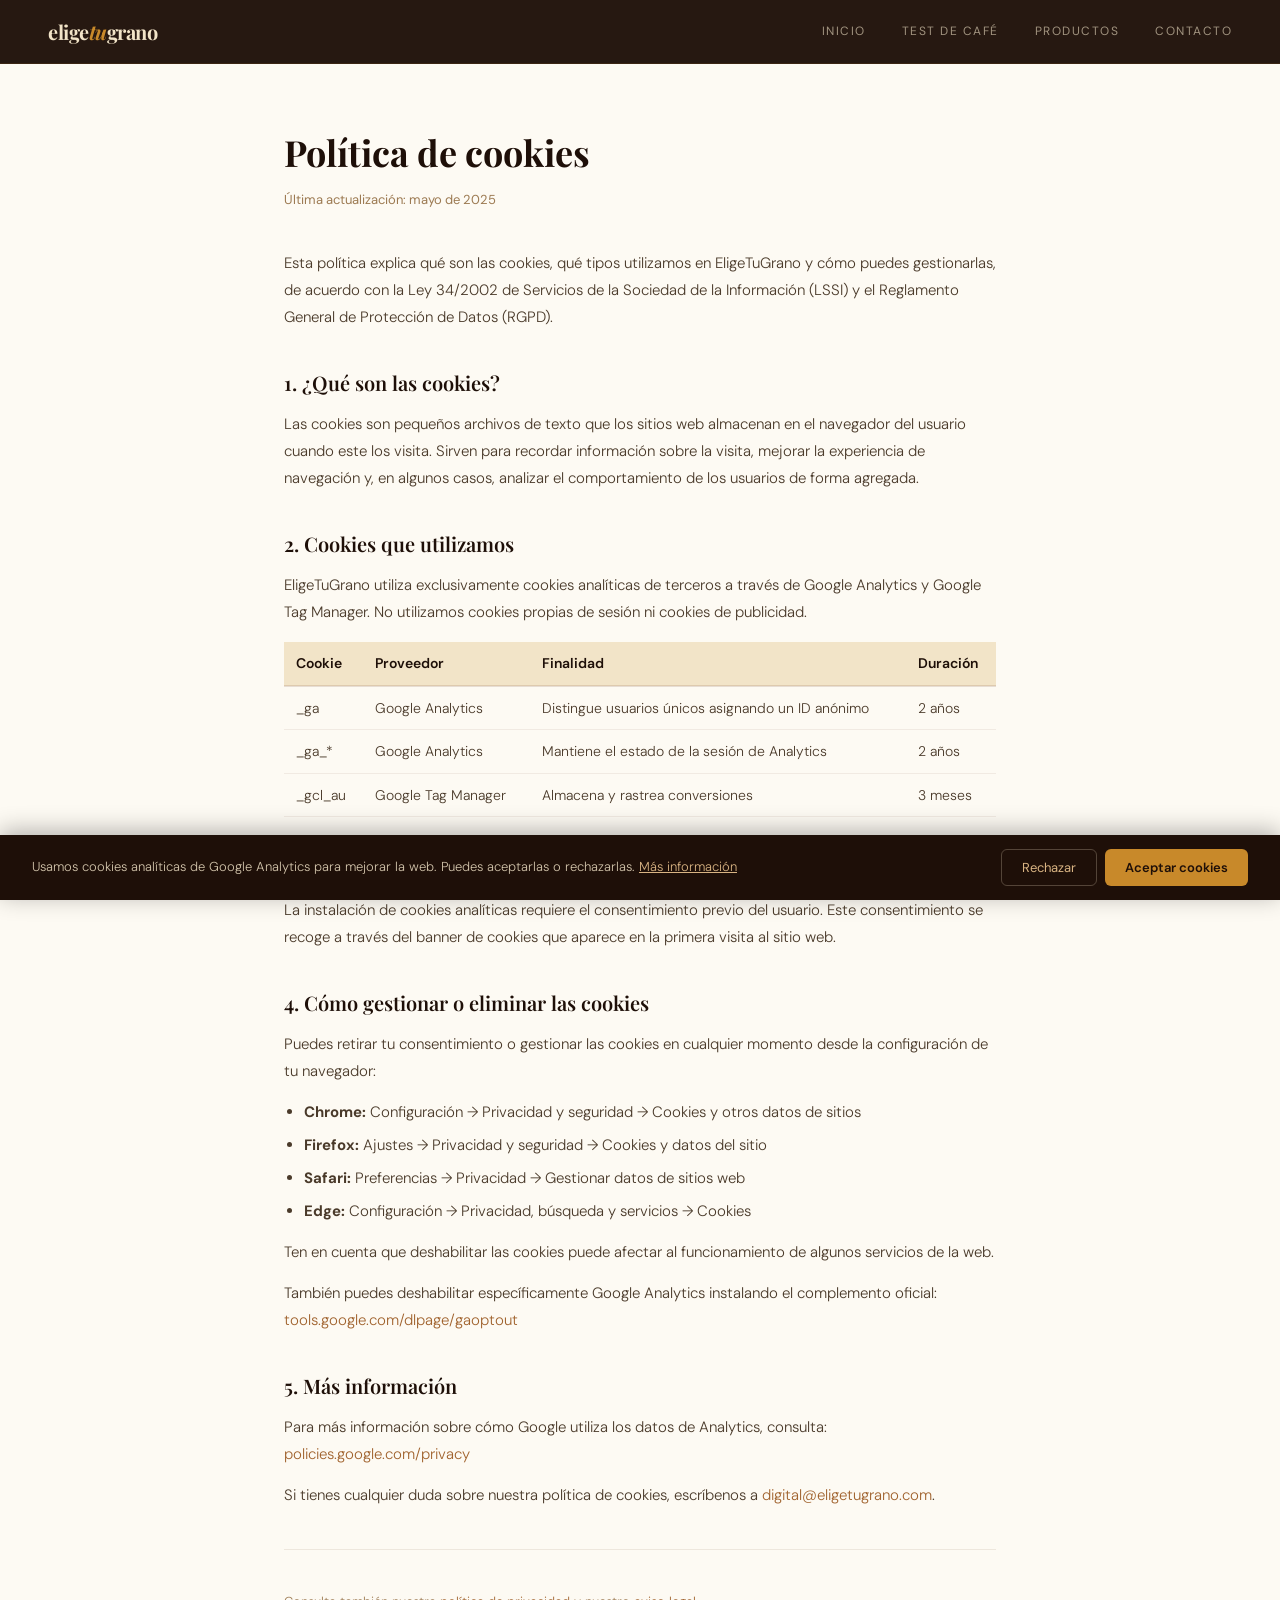
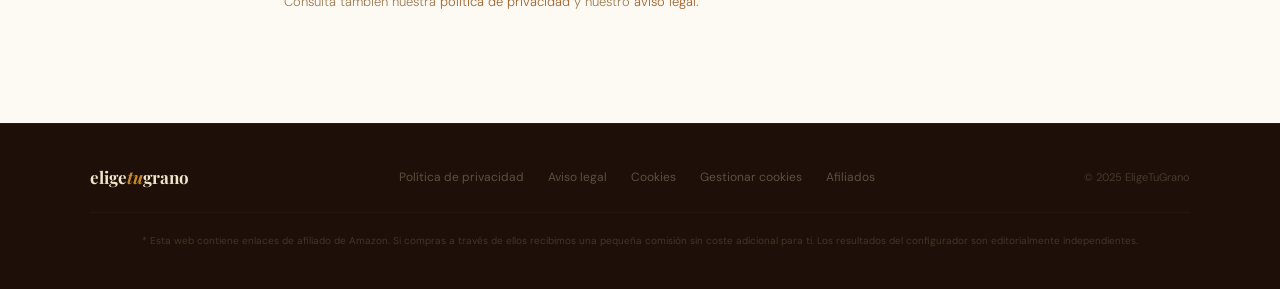
<file: cookies.html>
<!DOCTYPE html>
<html lang="es">
<head>
<meta charset="UTF-8">
<link rel="icon" href="favicon.png" type="image/png">
<link rel="apple-touch-icon" href="favicon.png">
<meta name="viewport" content="width=device-width, initial-scale=1.0">
<title>Política de cookies — EligeTuGrano</title>
<link rel="preconnect" href="https://fonts.googleapis.com">
<link href="https://fonts.googleapis.com/css2?family=Playfair+Display:ital,wght@0,400;0,700;1,400&family=DM+Sans:wght@300;400;500&display=swap" rel="stylesheet">
<link rel="stylesheet" href="estilos.css">
<style>
.legal-wrap{max-width:760px;margin:0 auto;padding:60px 24px 96px;}
.legal-wrap h1{font-family:'Playfair Display',serif;font-size:36px;font-weight:700;color:var(--espresso);margin-bottom:8px;}
.legal-wrap .legal-date{font-size:13px;color:var(--text-soft);margin-bottom:40px;}
.legal-wrap h2{font-family:'Playfair Display',serif;font-size:20px;font-weight:600;color:var(--espresso);margin:36px 0 12px;}
.legal-wrap p{font-size:15px;color:#4a3a2a;line-height:1.8;font-weight:300;margin-bottom:14px;}
.legal-wrap ul{margin:0 0 14px 20px;}
.legal-wrap ul li{font-size:15px;color:#4a3a2a;line-height:1.8;font-weight:300;margin-bottom:6px;}
.legal-wrap a{color:var(--caramel);}
.legal-divider{border:none;border-top:1px solid rgba(106,58,31,0.1);margin:40px 0;}
.cookies-table{width:100%;border-collapse:collapse;margin:16px 0 24px;font-size:14px;}
.cookies-table th{background:var(--cream);color:var(--espresso);font-weight:600;padding:10px 12px;text-align:left;border-bottom:2px solid rgba(106,58,31,0.15);}
.cookies-table td{padding:10px 12px;border-bottom:1px solid rgba(106,58,31,0.08);color:#4a3a2a;font-weight:300;vertical-align:top;}
</style>
</head>
<body>
<div id="nav-placeholder"></div>
<div style="height:64px"></div>

<div class="legal-wrap">
  <h1>Política de cookies</h1>
  <div class="legal-date">Última actualización: mayo de 2025</div>

  <p>Esta política explica qué son las cookies, qué tipos utilizamos en EligeTuGrano y cómo puedes gestionarlas, de acuerdo con la Ley 34/2002 de Servicios de la Sociedad de la Información (LSSI) y el Reglamento General de Protección de Datos (RGPD).</p>

  <h2>1. ¿Qué son las cookies?</h2>
  <p>Las cookies son pequeños archivos de texto que los sitios web almacenan en el navegador del usuario cuando este los visita. Sirven para recordar información sobre la visita, mejorar la experiencia de navegación y, en algunos casos, analizar el comportamiento de los usuarios de forma agregada.</p>

  <h2>2. Cookies que utilizamos</h2>
  <p>EligeTuGrano utiliza exclusivamente cookies analíticas de terceros a través de Google Analytics y Google Tag Manager. No utilizamos cookies propias de sesión ni cookies de publicidad.</p>

  <table class="cookies-table">
    <thead>
      <tr>
        <th>Cookie</th>
        <th>Proveedor</th>
        <th>Finalidad</th>
        <th>Duración</th>
      </tr>
    </thead>
    <tbody>
      <tr>
        <td>_ga</td>
        <td>Google Analytics</td>
        <td>Distingue usuarios únicos asignando un ID anónimo</td>
        <td>2 años</td>
      </tr>
      <tr>
        <td>_ga_*</td>
        <td>Google Analytics</td>
        <td>Mantiene el estado de la sesión de Analytics</td>
        <td>2 años</td>
      </tr>
      <tr>
        <td>_gcl_au</td>
        <td>Google Tag Manager</td>
        <td>Almacena y rastrea conversiones</td>
        <td>3 meses</td>
      </tr>
    </tbody>
  </table>

  <h2>3. Base legal</h2>
  <p>La instalación de cookies analíticas requiere el consentimiento previo del usuario. Este consentimiento se recoge a través del banner de cookies que aparece en la primera visita al sitio web.</p>

  <h2>4. Cómo gestionar o eliminar las cookies</h2>
  <p>Puedes retirar tu consentimiento o gestionar las cookies en cualquier momento desde la configuración de tu navegador:</p>
  <ul>
    <li><strong>Chrome:</strong> Configuración → Privacidad y seguridad → Cookies y otros datos de sitios</li>
    <li><strong>Firefox:</strong> Ajustes → Privacidad y seguridad → Cookies y datos del sitio</li>
    <li><strong>Safari:</strong> Preferencias → Privacidad → Gestionar datos de sitios web</li>
    <li><strong>Edge:</strong> Configuración → Privacidad, búsqueda y servicios → Cookies</li>
  </ul>
  <p>Ten en cuenta que deshabilitar las cookies puede afectar al funcionamiento de algunos servicios de la web.</p>
  <p>También puedes deshabilitar específicamente Google Analytics instalando el complemento oficial: <a href="https://tools.google.com/dlpage/gaoptout" target="_blank">tools.google.com/dlpage/gaoptout</a></p>

  <h2>5. Más información</h2>
  <p>Para más información sobre cómo Google utiliza los datos de Analytics, consulta: <a href="https://policies.google.com/privacy" target="_blank">policies.google.com/privacy</a></p>
  <p>Si tienes cualquier duda sobre nuestra política de cookies, escríbenos a <a href="mailto:digital@eligetugrano.com">digital@eligetugrano.com</a>.</p>

  <hr class="legal-divider">
  <p style="font-size:13px;color:var(--text-soft);">Consulta también nuestra <a href="privacidad.html">política de privacidad</a> y nuestro <a href="aviso-legal.html">aviso legal</a>.</p>
</div>

<div id="footer-placeholder"></div>

<script>
function cargarComponente(id, archivo) {
  fetch(archivo).then(r => r.text()).then(html => {
    document.getElementById(id).innerHTML = html;
  }).catch(() => {});
}
cargarComponente('nav-placeholder', 'nav.html');
cargarComponente('footer-placeholder', 'footer.html');
</script>

<!-- Banner de cookies -->
<div class="cookie-banner" id="cookie-banner">
  <div class="cookie-banner-text">
    Usamos cookies analíticas de Google Analytics para mejorar la web. Puedes aceptarlas o rechazarlas. <a href="cookies.html">Más información</a>
  </div>
  <div class="cookie-banner-btns">
    <button class="btn-cookie-reject" onclick="cookieDecision(false)">Rechazar</button>
    <button class="btn-cookie-accept" onclick="cookieDecision(true)">Aceptar cookies</button>
  </div>
</div>
<script>
(function(){
  const consent = localStorage.getItem('etg_cookie_consent');
  if(consent === null){
    setTimeout(() => { const b=document.getElementById('cookie-banner'); if(b) b.classList.add('visible'); }, 800);
  } else if(consent === 'true'){
    loadGTM();
  }
})();
function cookieDecision(accepted){
  localStorage.setItem('etg_cookie_consent', accepted ? 'true' : 'false');
  const b=document.getElementById('cookie-banner');
  if(b) b.classList.remove('visible');
  if(accepted) loadGTM();
}
function loadGTM(){
  if(window._gtmLoaded) return;
  window._gtmLoaded = true;
  (function(w,d,s,l,i){w[l]=w[l]||[];w[l].push({'gtm.start':new Date().getTime(),event:'gtm.js'});var f=d.getElementsByTagName(s)[0],j=d.createElement(s),dl=l!='dataLayer'?'&l='+l:'';j.async=true;j.src='https://www.googletagmanager.com/gtm.js?id='+i+dl;f.parentNode.insertBefore(j,f);})(window,document,'script','dataLayer','GTM-K8HG73FW');
}
function abrirPreferenciasCookies(){
  localStorage.removeItem('etg_cookie_consent');
  const b=document.getElementById('cookie-banner');
  if(b) b.classList.add('visible');
}
</script>
</body>
</html>
</file>
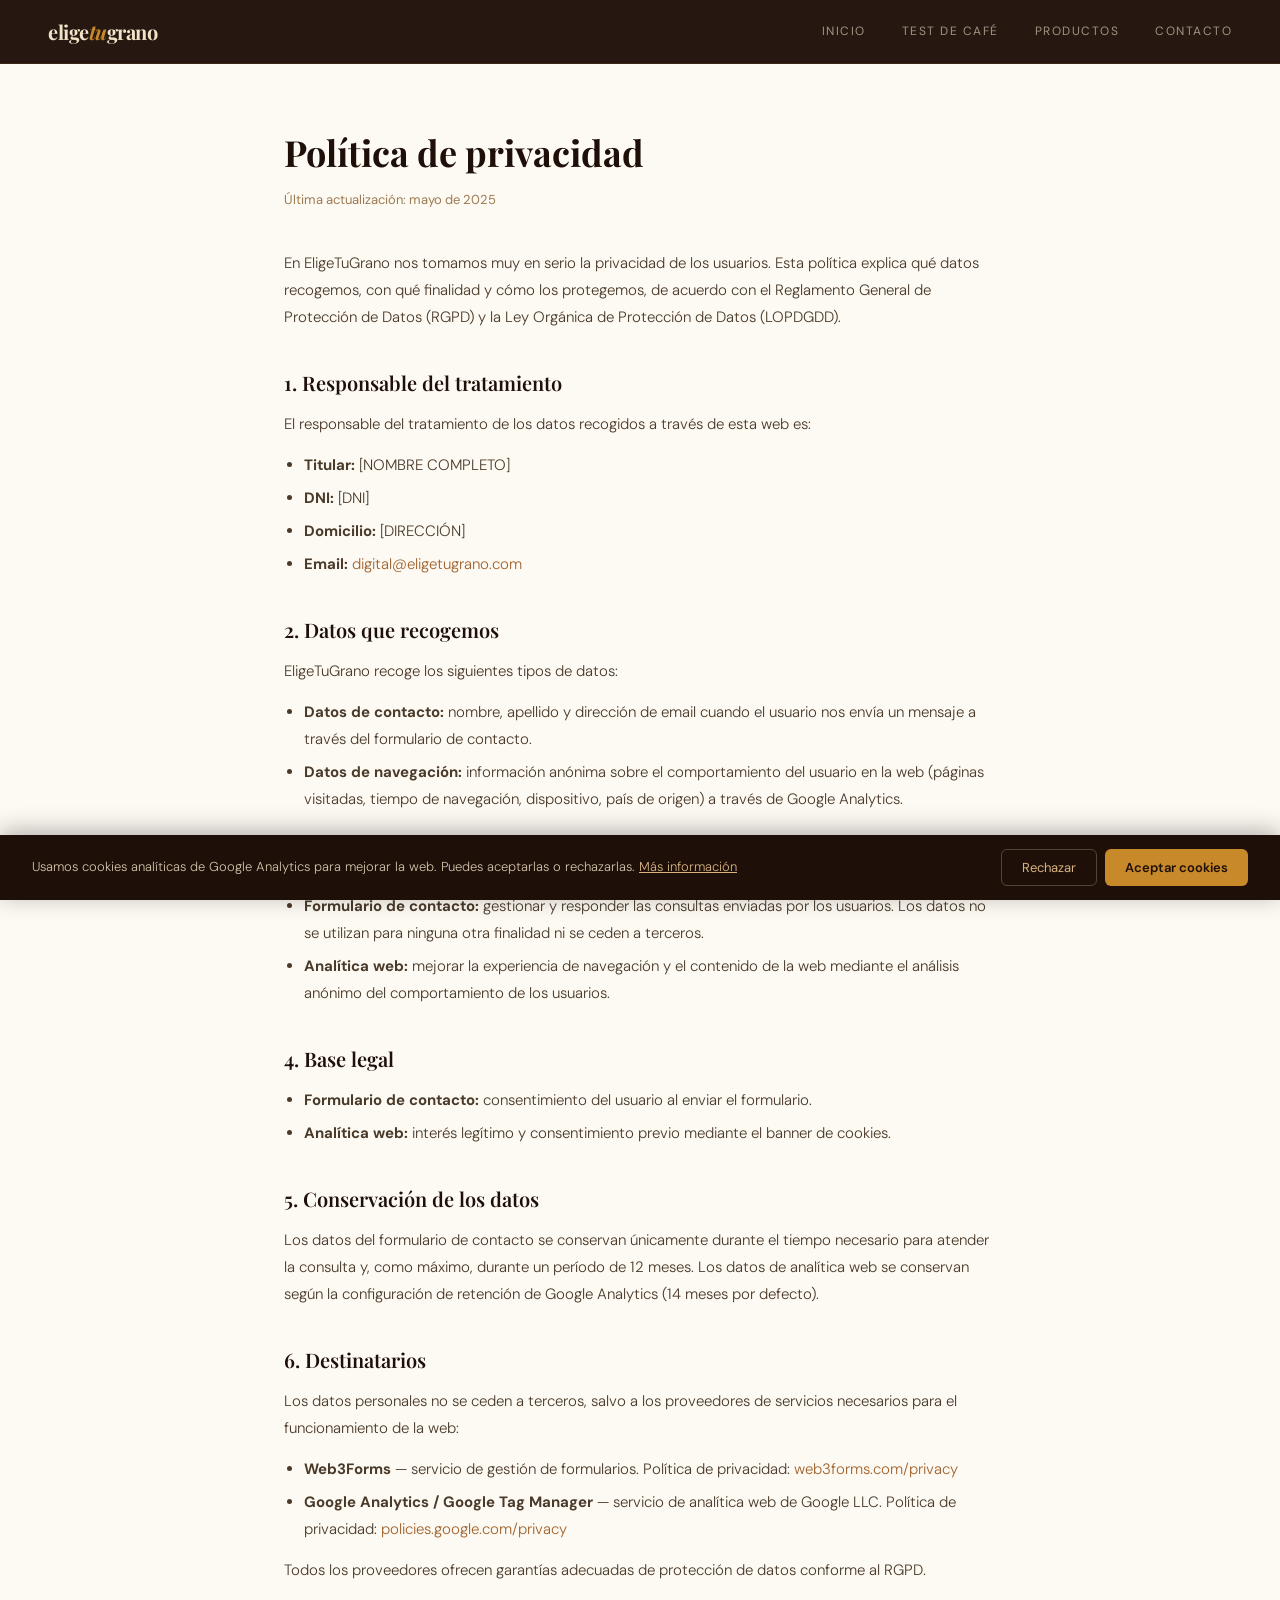
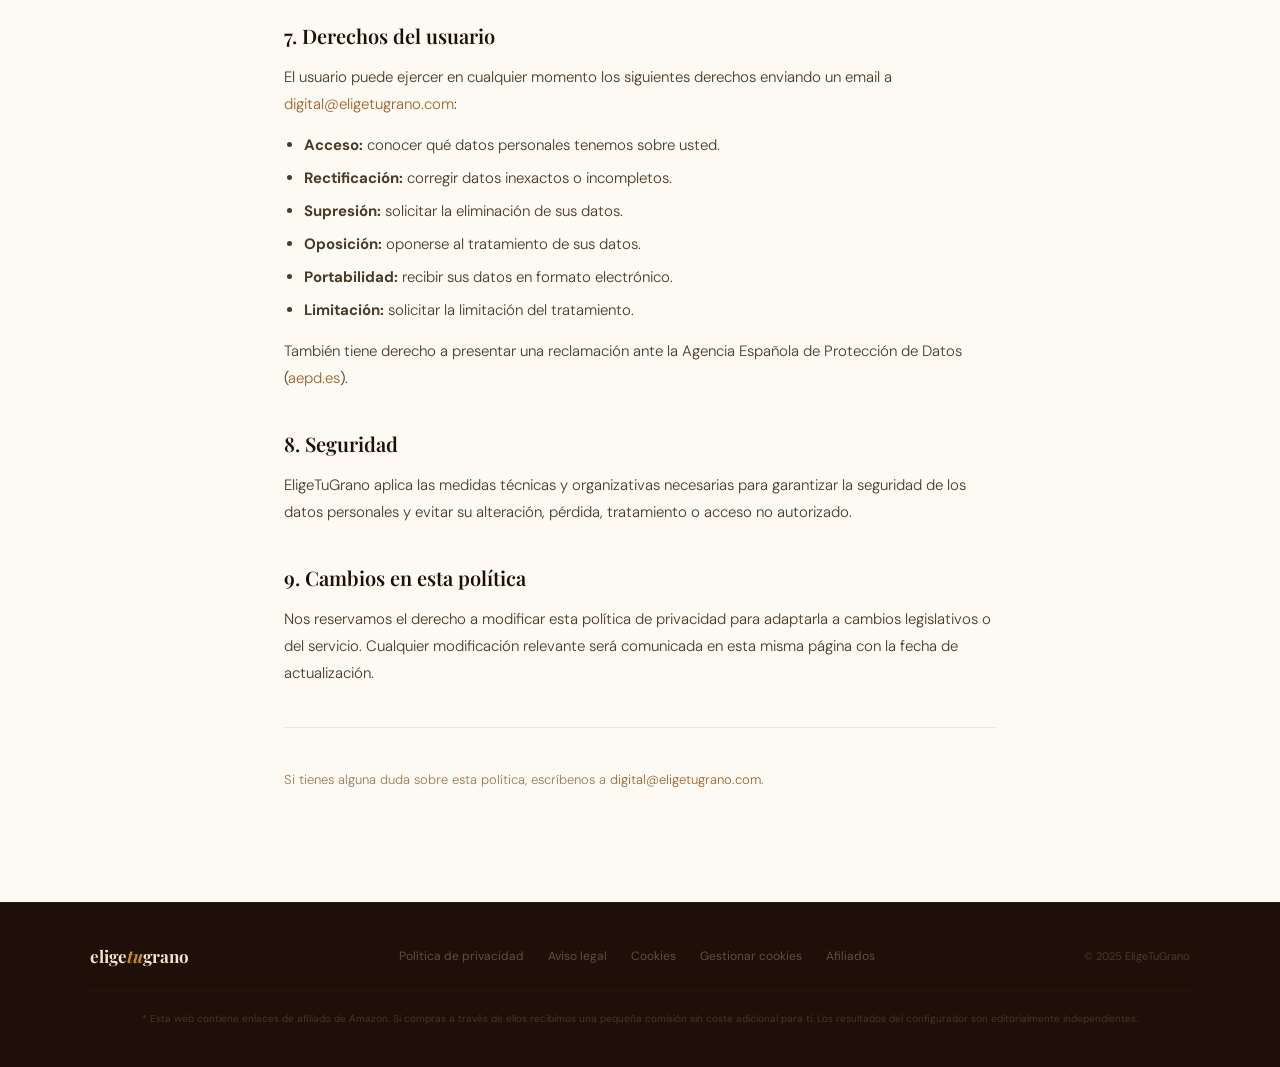
<file: privacidad.html>
<!DOCTYPE html>
<html lang="es">
<head>
<meta charset="UTF-8">
<link rel="icon" href="favicon.png" type="image/png">
<link rel="apple-touch-icon" href="favicon.png">
<meta name="viewport" content="width=device-width, initial-scale=1.0">
<meta name="description" content="Política de privacidad de EligeTuGrano">
<title>Política de privacidad — EligeTuGrano</title>
<link rel="preconnect" href="https://fonts.googleapis.com">
<link href="https://fonts.googleapis.com/css2?family=Playfair+Display:ital,wght@0,400;0,700;1,400&family=DM+Sans:wght@300;400;500&display=swap" rel="stylesheet">
<link rel="stylesheet" href="estilos.css">
<style>
.legal-wrap{max-width:760px;margin:0 auto;padding:60px 24px 96px;}
.legal-wrap h1{font-family:'Playfair Display',serif;font-size:36px;font-weight:700;color:var(--espresso);margin-bottom:8px;}
.legal-wrap .legal-date{font-size:13px;color:var(--text-soft);margin-bottom:40px;}
.legal-wrap h2{font-family:'Playfair Display',serif;font-size:20px;font-weight:600;color:var(--espresso);margin:36px 0 12px;}
.legal-wrap p{font-size:15px;color:#4a3a2a;line-height:1.8;font-weight:300;margin-bottom:14px;}
.legal-wrap ul{margin:0 0 14px 20px;}
.legal-wrap ul li{font-size:15px;color:#4a3a2a;line-height:1.8;font-weight:300;margin-bottom:6px;}
.legal-wrap a{color:var(--caramel);}
.legal-divider{border:none;border-top:1px solid rgba(106,58,31,0.1);margin:40px 0;}
</style>
</head>
<body>
<div id="nav-placeholder"></div>
<div style="height:64px"></div>

<div class="legal-wrap">
  <h1>Política de privacidad</h1>
  <div class="legal-date">Última actualización: mayo de 2025</div>

  <p>En EligeTuGrano nos tomamos muy en serio la privacidad de los usuarios. Esta política explica qué datos recogemos, con qué finalidad y cómo los protegemos, de acuerdo con el Reglamento General de Protección de Datos (RGPD) y la Ley Orgánica de Protección de Datos (LOPDGDD).</p>

  <h2>1. Responsable del tratamiento</h2>
  <p>El responsable del tratamiento de los datos recogidos a través de esta web es:</p>
  <ul>
    <li><strong>Titular:</strong> [NOMBRE COMPLETO]</li>
    <li><strong>DNI:</strong> [DNI]</li>
    <li><strong>Domicilio:</strong> [DIRECCIÓN]</li>
    <li><strong>Email:</strong> <a href="mailto:digital@eligetugrano.com">digital@eligetugrano.com</a></li>
  </ul>

  <h2>2. Datos que recogemos</h2>
  <p>EligeTuGrano recoge los siguientes tipos de datos:</p>
  <ul>
    <li><strong>Datos de contacto:</strong> nombre, apellido y dirección de email cuando el usuario nos envía un mensaje a través del formulario de contacto.</li>
    <li><strong>Datos de navegación:</strong> información anónima sobre el comportamiento del usuario en la web (páginas visitadas, tiempo de navegación, dispositivo, país de origen) a través de Google Analytics.</li>
  </ul>

  <h2>3. Finalidad del tratamiento</h2>
  <ul>
    <li><strong>Formulario de contacto:</strong> gestionar y responder las consultas enviadas por los usuarios. Los datos no se utilizan para ninguna otra finalidad ni se ceden a terceros.</li>
    <li><strong>Analítica web:</strong> mejorar la experiencia de navegación y el contenido de la web mediante el análisis anónimo del comportamiento de los usuarios.</li>
  </ul>

  <h2>4. Base legal</h2>
  <ul>
    <li><strong>Formulario de contacto:</strong> consentimiento del usuario al enviar el formulario.</li>
    <li><strong>Analítica web:</strong> interés legítimo y consentimiento previo mediante el banner de cookies.</li>
  </ul>

  <h2>5. Conservación de los datos</h2>
  <p>Los datos del formulario de contacto se conservan únicamente durante el tiempo necesario para atender la consulta y, como máximo, durante un período de 12 meses. Los datos de analítica web se conservan según la configuración de retención de Google Analytics (14 meses por defecto).</p>

  <h2>6. Destinatarios</h2>
  <p>Los datos personales no se ceden a terceros, salvo a los proveedores de servicios necesarios para el funcionamiento de la web:</p>
  <ul>
    <li><strong>Web3Forms</strong> — servicio de gestión de formularios. Política de privacidad: <a href="https://web3forms.com/privacy" target="_blank">web3forms.com/privacy</a></li>
    <li><strong>Google Analytics / Google Tag Manager</strong> — servicio de analítica web de Google LLC. Política de privacidad: <a href="https://policies.google.com/privacy" target="_blank">policies.google.com/privacy</a></li>
  </ul>
  <p>Todos los proveedores ofrecen garantías adecuadas de protección de datos conforme al RGPD.</p>

  <h2>7. Derechos del usuario</h2>
  <p>El usuario puede ejercer en cualquier momento los siguientes derechos enviando un email a <a href="mailto:digital@eligetugrano.com">digital@eligetugrano.com</a>:</p>
  <ul>
    <li><strong>Acceso:</strong> conocer qué datos personales tenemos sobre usted.</li>
    <li><strong>Rectificación:</strong> corregir datos inexactos o incompletos.</li>
    <li><strong>Supresión:</strong> solicitar la eliminación de sus datos.</li>
    <li><strong>Oposición:</strong> oponerse al tratamiento de sus datos.</li>
    <li><strong>Portabilidad:</strong> recibir sus datos en formato electrónico.</li>
    <li><strong>Limitación:</strong> solicitar la limitación del tratamiento.</li>
  </ul>
  <p>También tiene derecho a presentar una reclamación ante la Agencia Española de Protección de Datos (<a href="https://www.aepd.es" target="_blank">aepd.es</a>).</p>

  <h2>8. Seguridad</h2>
  <p>EligeTuGrano aplica las medidas técnicas y organizativas necesarias para garantizar la seguridad de los datos personales y evitar su alteración, pérdida, tratamiento o acceso no autorizado.</p>

  <h2>9. Cambios en esta política</h2>
  <p>Nos reservamos el derecho a modificar esta política de privacidad para adaptarla a cambios legislativos o del servicio. Cualquier modificación relevante será comunicada en esta misma página con la fecha de actualización.</p>

  <hr class="legal-divider">
  <p style="font-size:13px;color:var(--text-soft);">Si tienes alguna duda sobre esta política, escríbenos a <a href="mailto:digital@eligetugrano.com">digital@eligetugrano.com</a>.</p>
</div>

<div id="footer-placeholder"></div>

<script>
function cargarComponente(id, archivo) {
  fetch(archivo).then(r => r.text()).then(html => {
    document.getElementById(id).innerHTML = html;
  }).catch(() => {});
}
cargarComponente('nav-placeholder', 'nav.html');
cargarComponente('footer-placeholder', 'footer.html');
</script>

<!-- Banner de cookies -->
<div class="cookie-banner" id="cookie-banner">
  <div class="cookie-banner-text">
    Usamos cookies analíticas de Google Analytics para mejorar la web. Puedes aceptarlas o rechazarlas. <a href="cookies.html">Más información</a>
  </div>
  <div class="cookie-banner-btns">
    <button class="btn-cookie-reject" onclick="cookieDecision(false)">Rechazar</button>
    <button class="btn-cookie-accept" onclick="cookieDecision(true)">Aceptar cookies</button>
  </div>
</div>
<script>
(function(){
  const consent = localStorage.getItem('etg_cookie_consent');
  if(consent === null){
    setTimeout(() => { const b=document.getElementById('cookie-banner'); if(b) b.classList.add('visible'); }, 800);
  } else if(consent === 'true'){
    loadGTM();
  }
})();
function cookieDecision(accepted){
  localStorage.setItem('etg_cookie_consent', accepted ? 'true' : 'false');
  const b=document.getElementById('cookie-banner');
  if(b) b.classList.remove('visible');
  if(accepted) loadGTM();
}
function loadGTM(){
  if(window._gtmLoaded) return;
  window._gtmLoaded = true;
  (function(w,d,s,l,i){w[l]=w[l]||[];w[l].push({'gtm.start':new Date().getTime(),event:'gtm.js'});var f=d.getElementsByTagName(s)[0],j=d.createElement(s),dl=l!='dataLayer'?'&l='+l:'';j.async=true;j.src='https://www.googletagmanager.com/gtm.js?id='+i+dl;f.parentNode.insertBefore(j,f);})(window,document,'script','dataLayer','GTM-K8HG73FW');
}
function abrirPreferenciasCookies(){
  localStorage.removeItem('etg_cookie_consent');
  const b=document.getElementById('cookie-banner');
  if(b) b.classList.add('visible');
}
</script>
</body>
</html>
</file>
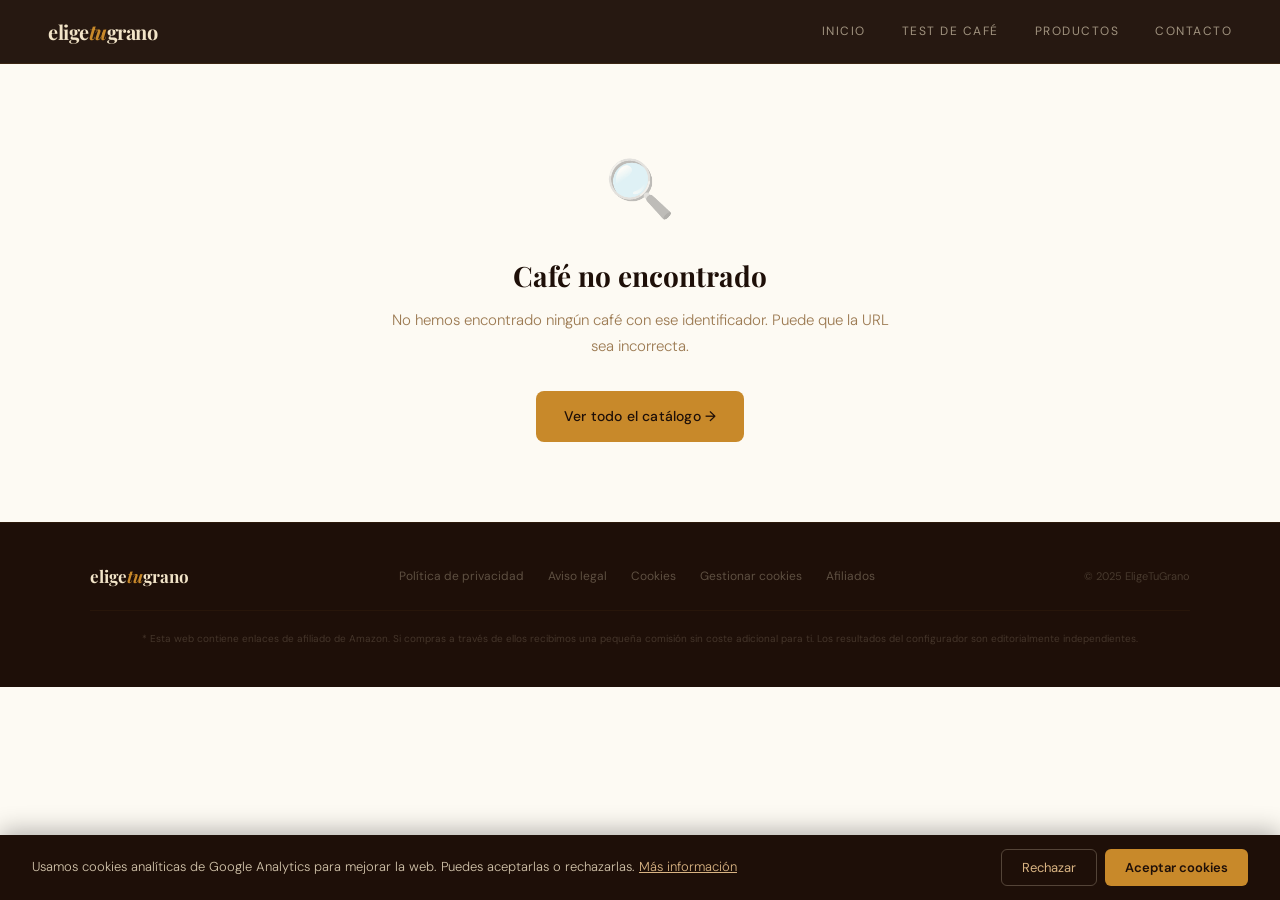
<file: producto.html>
<!DOCTYPE html>
<html lang="es">
<head>
<meta charset="UTF-8">
<link rel="icon" href="favicon.png" type="image/png">
<link rel="apple-touch-icon" href="favicon.png">
<meta name="viewport" content="width=device-width, initial-scale=1.0">
<meta name="description" content="Ficha de producto — EligeTuGrano">
<title>EligeTuGrano</title>
<link rel="preconnect" href="https://fonts.googleapis.com">
<link href="https://fonts.googleapis.com/css2?family=Playfair+Display:ital,wght@0,400;0,600;0,700;1,400;1,600&family=DM+Sans:ital,wght@0,300;0,400;0,500;1,300&display=swap" rel="stylesheet">
<link rel="stylesheet" href="estilos.css">
<style>
/* ── LOADING ── */
.loading-wrap{display:flex;flex-direction:column;align-items:center;justify-content:center;min-height:60vh;gap:16px;}
.loading-spinner{width:40px;height:40px;border:3px solid rgba(200,137,42,0.2);border-top-color:var(--honey);border-radius:50%;animation:spin 0.8s linear infinite;}
@keyframes spin{to{transform:rotate(360deg);}}
.loading-text{font-size:14px;color:var(--text-soft);}

/* ── ERROR / NO DISPONIBLE ── */
.estado-wrap{max-width:560px;margin:80px auto;padding:0 24px;text-align:center;}
.estado-icon{font-size:56px;margin-bottom:20px;opacity:0.4;}
.estado-title{font-family:var(--font-serif);font-size:28px;font-weight:700;color:var(--espresso);margin-bottom:10px;}
.estado-desc{font-size:15px;color:var(--text-soft);line-height:1.7;font-weight:300;margin-bottom:32px;}
.estado-btns{display:flex;gap:12px;justify-content:center;flex-wrap:wrap;}

/* ── PDP ── */
.pdp-wrap{max-width:1100px;margin:0 auto;padding:40px 24px 96px;}
.pdp-breadcrumb{font-size:12px;color:var(--text-soft);margin-bottom:28px;display:flex;align-items:center;gap:8px;}
.pdp-breadcrumb a{color:var(--text-soft);text-decoration:none;transition:color 0.2s;}
.pdp-breadcrumb a:hover{color:var(--caramel);}
.pdp-breadcrumb span{color:var(--caramel);}
.pdp-nombre{font-family:var(--font-serif);font-size:clamp(28px,4vw,42px);font-weight:700;color:var(--espresso);line-height:1.1;margin-bottom:6px;}
.pdp-marca{font-size:14px;color:var(--caramel);font-weight:500;letter-spacing:0.5px;text-transform:uppercase;margin-bottom:32px;}
.pdp-grid{display:grid;grid-template-columns:1fr 1fr;gap:48px;align-items:start;margin-bottom:56px;}
.pdp-img-wrap{border-radius:var(--radius-lg);width:100%;max-width:320px;aspect-ratio:1;display:flex;align-items:center;justify-content:center;font-size:60px;position:relative;overflow:hidden;margin:0 auto;}
.pdp-img-wrap img{width:100%;height:100%;object-fit:cover;border-radius:var(--radius-lg);}
.pdp-img-placeholder{font-size:120px;}
.pdp-img-wrap::before{content:'';position:absolute;inset:0;background:radial-gradient(circle at 30% 30%,rgba(200,137,42,0.15),transparent 60%);}
.pdp-img-badge{position:absolute;top:16px;left:16px;background:var(--honey);color:var(--espresso);font-size:10px;font-weight:700;letter-spacing:1.5px;text-transform:uppercase;padding:5px 12px;border-radius:4px;z-index:1;}
.pdp-tags{display:flex;flex-wrap:wrap;gap:6px;margin-top:16px;justify-content:center;}
.pdp-right{display:flex;flex-direction:column;gap:20px;}
.pdp-desc{font-size:15px;color:var(--text-mid);line-height:1.8;font-weight:300;text-align:justify;}
.btn-amazon-pdp{display:flex;align-items:center;justify-content:center;gap:10px;background:#FF9900;color:#111;border:none;border-radius:var(--radius-sm);padding:15px 24px;font-size:15px;font-weight:600;font-family:var(--font-sans);cursor:pointer;transition:all 0.2s;width:100%;text-decoration:none;}
.btn-amazon-pdp:hover{background:#e68900;transform:translateY(-2px);box-shadow:0 6px 20px rgba(255,153,0,0.3);}
.btn-amazon-pdp-note{font-size:11px;color:var(--text-soft);text-align:center;margin-top:-12px;}
.btn-comparar{display:inline-flex;align-items:center;justify-content:center;gap:8px;background:none;border:1.5px solid rgba(92,51,23,0.2);border-radius:var(--radius-sm);padding:10px 20px;font-size:13px;font-weight:500;color:var(--bark);cursor:pointer;font-family:var(--font-sans);transition:all 0.2s;text-decoration:none;margin-top:8px;}
.btn-comparar:hover{background:var(--cream);border-color:var(--caramel);}
.atributos-titulo{font-family:var(--font-serif);font-size:16px;font-weight:600;color:var(--espresso);margin-bottom:16px;}
.atributos-grid{display:grid;grid-template-columns:repeat(3,1fr);gap:20px;}
.atributo-item{display:flex;flex-direction:column;gap:6px;}
.atributo-label{display:flex;align-items:center;gap:5px;font-size:12px;font-weight:500;color:var(--text-dark);}
.atributo-tooltip{position:relative;display:inline-flex;align-items:center;cursor:help;}
.atributo-tooltip-icon{width:14px;height:14px;border-radius:50%;background:rgba(160,98,45,0.15);color:var(--caramel);font-size:9px;font-weight:700;display:flex;align-items:center;justify-content:center;flex-shrink:0;}
.atributo-tooltip-text{display:none;position:fixed;background:var(--espresso);color:var(--cream);font-size:11px;font-weight:300;line-height:1.5;padding:8px 10px;border-radius:6px;white-space:nowrap;z-index:9999;box-shadow:0 4px 12px rgba(0,0,0,0.2);pointer-events:none;text-transform:none;letter-spacing:0;font-family:var(--font-sans);}
.granos{display:flex;gap:4px;align-items:center;}
.pdp-divider{border:none;border-top:1px solid rgba(106,58,31,0.1);margin:48px 0;}
.carrusel-pdp-title{font-family:var(--font-serif);font-size:22px;font-weight:600;color:var(--espresso);margin-bottom:24px;}
.carrusel-pdp-title em{font-style:italic;color:var(--caramel);}
.carrusel-pdp-wrap{position:relative;margin-bottom:48px;}
.carrusel-pdp-outer{overflow:hidden;}
.carrusel-pdp-track{display:flex;gap:12px;transition:transform 0.4s cubic-bezier(0.4,0,0.2,1);}
.carrusel-pdp-item{flex:0 0 calc(25% - 9px);background:white;border-radius:var(--radius-md);border:1px solid rgba(106,58,31,0.08);overflow:hidden;cursor:pointer;transition:all 0.25s;text-decoration:none;display:block;}
.carrusel-pdp-item:hover{transform:translateY(-4px);box-shadow:0 8px 24px rgba(106,58,31,0.12);}
.carrusel-pdp-img{height:160px;display:flex;align-items:center;justify-content:center;font-size:32px;background:white;}
.carrusel-pdp-img img{width:100%;height:100%;object-fit:contain;padding:6px;}
.carrusel-pdp-body{padding:12px;}
.carrusel-pdp-brand{font-size:10px;color:var(--text-soft);font-weight:500;letter-spacing:0.5px;text-transform:uppercase;margin-bottom:2px;}
.carrusel-pdp-name{font-family:var(--font-serif);font-size:13px;font-weight:600;color:var(--espresso);line-height:1.3;}
.carrusel-pdp-btn{position:absolute;top:50%;transform:translateY(-50%);width:36px;height:36px;border-radius:50%;background:white;border:1px solid rgba(106,58,31,0.15);display:flex;align-items:center;justify-content:center;cursor:pointer;transition:all 0.2s;font-size:16px;color:var(--bark);box-shadow:0 2px 8px rgba(0,0,0,0.08);z-index:10;}
.carrusel-pdp-btn:hover{background:var(--honey);color:var(--espresso);border-color:var(--honey);}
.carrusel-pdp-btn.prev{left:-18px;}
.carrusel-pdp-btn.next{right:-18px;}
.bg-a{background:linear-gradient(135deg,#3D1F0D,#6B3A1F);}
.bg-b{background:linear-gradient(135deg,#1E0F08,#3D1F0D);}
.bg-c{background:linear-gradient(135deg,#5C3317,#A0622D);}
.bg-d{background:linear-gradient(135deg,#2C1810,#5C3317);}
.bg-e{background:linear-gradient(135deg,#4A2010,#8B4A1A);}
.bg-f{background:linear-gradient(135deg,#3A1A08,#704020);}
.bg-clasico{background:linear-gradient(135deg,#4A2410,#6B3A1F);}
.bg-intenso{background:linear-gradient(135deg,#0E0704,#1E0F08);}
.bg-gourmet{background:linear-gradient(135deg,#A06D18,#C8892A);}
.bg-desca{background:linear-gradient(135deg,#7A4018,#A0622D);}
@media(max-width:768px){.pdp-grid{grid-template-columns:1fr;gap:32px;}.atributos-grid{grid-template-columns:repeat(2,1fr);}.carrusel-pdp-item{flex:0 0 calc(50% - 8px);}.carrusel-pdp-img{height:150px;}.carrusel-pdp-body{padding:8px 10px;}.carrusel-pdp-brand{font-size:9px;}.carrusel-pdp-name{font-size:12px;}}
/* ── STICKY AMAZON MÓVIL ── */

@media(max-width:480px){.carrusel-pdp-item{flex:0 0 100%;}}
</style>
</head>
<body>
<!-- SVG SYMBOLS -->
<svg style="display:none" xmlns="http://www.w3.org/2000/svg">
  <defs>
    <symbol id="grano-lleno" viewBox="0 0 36 44">
      <path d="M18 2 C10 2, 3 9, 3 18 C3 27, 7 36, 12 40 C14 42, 16 43, 18 43 C20 43, 22 42, 24 40 C29 36, 33 27, 33 18 C33 9, 26 2, 18 2 Z" fill="#A0622D"/>
      <path d="M18 2 C10 2, 3 9, 3 18 C3 27, 7 36, 12 40 C14 42, 16 43, 18 43 C20 43, 22 42, 24 40 C29 36, 33 27, 33 18 C33 9, 26 2, 18 2 Z" fill="none" stroke="#7A4218" stroke-width="1"/>
      <path d="M18 5 C15 10, 13 14, 14 20 C15 26, 17 31, 18 40" stroke="#7A4218" stroke-width="2" fill="none" stroke-linecap="round"/>
      <path d="M10 10 C9 13, 8 16, 9 19" stroke="#C8883A" stroke-width="1.5" fill="none" stroke-linecap="round" opacity="0.5"/>
    </symbol>
    <symbol id="grano-vacio" viewBox="0 0 36 44">
      <path d="M18 2 C10 2, 3 9, 3 18 C3 27, 7 36, 12 40 C14 42, 16 43, 18 43 C20 43, 22 42, 24 40 C29 36, 33 27, 33 18 C33 9, 26 2, 18 2 Z" fill="none" stroke="#C8892A" stroke-width="1.5" opacity="0.25"/>
      <path d="M18 5 C15 10, 13 14, 14 20 C15 26, 17 31, 18 40" stroke="#C8892A" stroke-width="1.5" fill="none" stroke-linecap="round" opacity="0.25"/>
    </symbol>
  </defs>
</svg>

<div id="nav-placeholder"></div>
<div style="height:64px"></div>

<!-- CONTENIDO DINÁMICO -->
<div id="app">
  <div class="loading-wrap">
    <div class="loading-spinner"></div>
    <div class="loading-text">Cargando ficha del café...</div>
  </div>
</div>

<div id="footer-placeholder"></div>
<script src="config.js"></script>
<script>
// ── CONFIGURACIÓN AIRTABLE ──
const API_URL = 'https://eligetugrano-airtable.mariosolerdoria.workers.dev';

function toggleNav(){ document.getElementById('nav-links').classList.toggle('open'); }

// ── HELPERS ──
function granosHTML(val, max=5){
  let h = '<div class="granos">';
  for(let i=1;i<=max;i++){
    h += `<svg width="20" height="25" viewBox="0 0 36 44"><use href="${i<=val?'#grano-lleno':'#grano-vacio'}"/></svg>`;
  }
  return h + '</div>';
}

function granoCafeinaHTML(val){
  return `<div class="granos"><svg width="20" height="25" viewBox="0 0 36 44"><use href="${val==1?'#grano-lleno':'#grano-vacio'}"/></svg></div>`;
}

function getBg(i){ return ['bg-a','bg-b','bg-c','bg-d','bg-e','bg-f'][i%6]; }
function getBgPerfil(perfil){ return {clasico:'bg-clasico',intenso:'bg-intenso',gourmet:'bg-gourmet',desca:'bg-desca'}[perfil]||'bg-a'; }

function tagsHTML(tagsStr){
  if(!tagsStr) return '';
  return tagsStr.split(',').map(t=>`<span class="tag">${t.trim()}</span>`).join('');
}

// ── LLAMADA A AIRTABLE ──
async function fetchTodos(){
  const res = await fetch(`${API_URL}?pageSize=100`, {
    headers: {}
  });
  const data = await res.json();
  return data.records.map(r => ({
    id: r.id,
    ...r.fields,
    Perfil: (r.fields.Perfil||'').toLowerCase().normalize('NFD').replace(/[\u0300-\u036f]/g,'')
  }));
}

// ── RENDER PÁGINA NO DISPONIBLE ──
function renderNoDisponible(cafe){
  document.title = `${cafe.Nombre} — No disponible — EligeTuGrano`;
  return `
  <div class="estado-wrap">
    <div class="estado-icon">☕</div>
    <div class="estado-title">${cafe.Nombre} ya no está disponible</div>
    <div class="estado-desc">Este café ya no forma parte de nuestro catálogo activo. Pero seguro que encontramos otro que te encante igual.</div>
    <div class="estado-btns">
      <a href="configurador.html" class="btn-primary">Encontrar mi café ideal →</a>
      <a href="productos.html" class="btn-secondary">Ver todo el catálogo</a>
    </div>
  </div>`;
}

// ── RENDER PÁGINA NO ENCONTRADA ──
function renderNoEncontrado(){
  return `
  <div class="estado-wrap">
    <div class="estado-icon">🔍</div>
    <div class="estado-title">Café no encontrado</div>
    <div class="estado-desc">No hemos encontrado ningún café con ese identificador. Puede que la URL sea incorrecta.</div>
    <div class="estado-btns">
      <a href="productos.html" class="btn-primary">Ver todo el catálogo →</a>
    </div>
  </div>`;
}

// ── RENDER CARRUSEL ──
const PERFIL_LABELS_CAR = {clasico:'Clásico',intenso:'Intenso',gourmet:'Gourmet',desca:'Descafeinado'};
const PERFIL_COLORS_CAR = {clasico:'#6B3A1F',intenso:'#1E0F08',gourmet:'#C8892A',desca:'#A0622D'};

function renderCarrusel(items, titulo, idPrefix){
  if(!items || items.length === 0) return '';
  const bgsTrack = items.map((c,i) => {
    const bgClass = getBgPerfil(c.Perfil);
    const pLabel = PERFIL_LABELS_CAR[c.Perfil] || c.Perfil;
    const pColor = PERFIL_COLORS_CAR[c.Perfil] || '#6B3A1F';
    const imgHTML = c.Imagen && c.Imagen[0]
      ? `<img src="${c.Imagen[0].url}" alt="${c.Nombre}" style="width:100%;height:100%;object-fit:contain;padding:4px;">`
      : `<div class="${bgClass}" style="width:100%;height:100%;display:flex;align-items:center;justify-content:center;font-size:32px">☕</div>`;
    return `
      <a href="producto.html?id=${c.Slug}" class="carrusel-pdp-item">
        <div class="carrusel-pdp-img ${bgClass}" style="position:relative;">
          ${imgHTML}
          <span style="position:absolute;top:6px;left:6px;background:${pColor};color:white;font-size:8px;font-weight:600;letter-spacing:0.5px;text-transform:uppercase;padding:2px 7px;border-radius:4px;border:1px solid rgba(255,255,255,0.5)">${pLabel}</span>
        </div>
        <div class="carrusel-pdp-body">
          <div class="carrusel-pdp-brand">${c.Marca}</div>
          <div class="carrusel-pdp-name">${c.Nombre}</div>
        </div>
      </a>`;
  }).join('');

  return `
  <hr class="pdp-divider">
  <div class="carrusel-pdp-wrap">
    <div class="carrusel-pdp-title">${titulo}</div>
    <div style="position:relative">
      <button class="carrusel-pdp-btn prev" onclick="mover('${idPrefix}',-1)">‹</button>
      <div class="carrusel-pdp-outer">
        <div class="carrusel-pdp-track" id="${idPrefix}">${bgsTrack}</div>
      </div>
      <button class="carrusel-pdp-btn next" onclick="mover('${idPrefix}',1)">›</button>
    </div>
  </div>`;
}

// ── RENDER PDP ──
function renderPDP(cafe, todos){
  document.title = `${cafe.Nombre} — ${cafe.Marca} — EligeTuGrano`;
  document.querySelector('meta[name="description"]').setAttribute('content',
    `${cafe.Nombre} de ${cafe.Marca}. ${cafe.Descripcion ? cafe.Descripcion.substring(0,150) : ''}`
  );

  const PERFIL_LABELS = {clasico:'Clásico', intenso:'Intenso', gourmet:'Gourmet', desca:'Descafeinado'};
  const PERFIL_COLORS = {clasico:'#6B3A1F', intenso:'#1E0F08', gourmet:'#C8892A', desca:'#A0622D'};
  const bgClass = getBgPerfil(cafe.Perfil);
  const perfilLabel = PERFIL_LABELS[cafe.Perfil] || cafe.Perfil;
  const perfilColor = PERFIL_COLORS[cafe.Perfil] || '#6B3A1F';
  const imgHTML = cafe.Imagen && cafe.Imagen[0]
    ? `<img src="${cafe.Imagen[0].url}" alt="${cafe.Nombre}">`
    : `<svg width="80" height="100" viewBox="0 0 36 44" xmlns="http://www.w3.org/2000/svg" style="opacity:0.35"><path d="M18 2 C10 2, 3 9, 3 18 C3 27, 7 36, 12 40 C14 42, 16 43, 18 43 C20 43, 22 42, 24 40 C29 36, 33 27, 33 18 C33 9, 26 2, 18 2 Z" fill="#C8892A"/><path d="M18 2 C10 2, 3 9, 3 18 C3 27, 7 36, 12 40 C14 42, 16 43, 18 43 C20 43, 22 42, 24 40 C29 36, 33 27, 33 18 C33 9, 26 2, 18 2 Z" fill="none" stroke="#A0622D" stroke-width="1"/><path d="M18 5 C15 10, 13 14, 14 20 C15 26, 17 31, 18 40" stroke="#A0622D" stroke-width="2" fill="none" stroke-linecap="round"/><path d="M10 10 C9 13, 8 16, 9 19" stroke="#D9B483" stroke-width="1.5" fill="none" stroke-linecap="round" opacity="0.6"/></svg>`;

  // Carrusel 1 — misma marca
  const mismaMarca = todos.filter(c =>
    c.Slug !== cafe.Slug &&
    c.Marca === cafe.Marca &&
    c.Activo == 1
  );

  const slugsMarca = new Set(mismaMarca.map(c => c.Slug));

  // Carrusel 2 — mismo perfil (excluye café actual y carrusel 1)
  const mismoPerfil = todos.filter(c =>
    c.Slug !== cafe.Slug &&
    !slugsMarca.has(c.Slug) &&
    c.Perfil === cafe.Perfil &&
    c.Activo == 1
  );

  const slugsPerfil = new Set(mismoPerfil.map(c => c.Slug));

  // Carrusel 3 — otros perfiles (excluye café actual, carrusel 1 y 2), aleatorio, máx 12
  const otrosPerfil = todos
    .filter(c =>
      c.Slug !== cafe.Slug &&
      !slugsMarca.has(c.Slug) &&
      !slugsPerfil.has(c.Slug) &&
      c.Perfil !== cafe.Perfil &&
      c.Activo == 1
    )
    .sort(() => Math.random() - 0.5)
    .slice(0, 12);

  return `
  <div class="pdp-wrap">
    <div class="pdp-breadcrumb">
      <a href="index.html">Inicio</a>
      <span>›</span>
      <a href="productos.html">Productos</a>
      <span>›</span>
      <span style="color:var(--text-dark)">${cafe.Nombre}</span>
    </div>

    <div class="pdp-nombre">${cafe.Nombre}</div>
    <div class="pdp-marca">${cafe.Marca}</div>

    <div class="pdp-grid">
      <div>
        <div class="pdp-img-wrap ${bgClass}">
          ${imgHTML}
          <span class="pdp-img-badge" style="background:${perfilColor};color:white;border:1.5px solid rgba(255,255,255,0.7)">${perfilLabel}</span>
        </div>
        <div style="text-align:center">
          <div class="pdp-tags">${tagsHTML(cafe.Tags)}</div>
          <a href="configurador.html" class="btn-comparar">Descubre si este es tu café ideal →</a>
        </div>
      </div>

      <div class="pdp-right">
        <p class="pdp-desc">${cafe.Descripcion || ''}</p>

        <a href="${cafe.URL_Amazon || '#'}" target="_blank" class="btn-amazon-pdp">🛒 Comprar en Amazon</a>
        <p class="btn-amazon-pdp-note">* Enlace de afiliado. Sin coste adicional para ti.</p>

        <div>
          <div class="atributos-titulo">Perfil de sabor</div>
          <div class="atributos-grid">

            <div class="atributo-item">
              <div class="atributo-label">Intensidad
                <div class="atributo-tooltip" data-tooltip="intensidad">
                  <div class="atributo-tooltip-icon">?</div>
                  <div class="atributo-tooltip-text"></div>
                </div>
              </div>
              ${granosHTML(cafe.Attr_Intensidad || 0)}
            </div>

            <div class="atributo-item">
              <div class="atributo-label">Carácter
                <div class="atributo-tooltip" data-tooltip="caracter">
                  <div class="atributo-tooltip-icon">?</div>
                  <div class="atributo-tooltip-text"></div>
                </div>
              </div>
              ${granosHTML(cafe.Attr_Caracter || 0)}
            </div>

            <div class="atributo-item">
              <div class="atributo-label">Cuerpo
                <div class="atributo-tooltip" data-tooltip="cuerpo">
                  <div class="atributo-tooltip-icon">?</div>
                  <div class="atributo-tooltip-text"></div>
                </div>
              </div>
              ${granosHTML(cafe.Attr_Cuerpo || 0)}
            </div>

            <div class="atributo-item">
              <div class="atributo-label">Dulzura
                <div class="atributo-tooltip" data-tooltip="dulzura">
                  <div class="atributo-tooltip-icon">?</div>
                  <div class="atributo-tooltip-text"></div>
                </div>
              </div>
              ${granosHTML(cafe.Attr_Dulzura || 0)}
            </div>

            <div class="atributo-item">
              <div class="atributo-label">Aroma
                <div class="atributo-tooltip" data-tooltip="aroma">
                  <div class="atributo-tooltip-icon">?</div>
                  <div class="atributo-tooltip-text"></div>
                </div>
              </div>
              ${granosHTML(cafe.Attr_Aroma || 0)}
            </div>

            <div class="atributo-item">
              <div class="atributo-label">Cafeína
                <div class="atributo-tooltip" data-tooltip="cafeina">
                  <div class="atributo-tooltip-icon">?</div>
                  <div class="atributo-tooltip-text"></div>
                </div>
              </div>
              ${granoCafeinaHTML(cafe.Attr_Cafeina)}
            </div>

          </div>
        </div>
      </div>
    </div>

    ${renderCarrusel(mismaMarca, `Otros cafés de <em>${cafe.Marca}</em>`, 'c1')}
    ${renderCarrusel(mismoPerfil, `Otros con perfil <em>${PERFIL_LABELS_CAR[cafe.Perfil] || cafe.Perfil}</em>`, 'c2')}
    ${renderCarrusel(otrosPerfil, `Otros perfiles de café`, 'c3')}

  </div>`;
}

// ── CARRUSEL JS ──
const positions = {};
function getVisible(){ if(window.innerWidth<=768)return 2; return 4; }
function mover(id, dir){
  const track = document.getElementById(id);
  if(!track) return;
  const items = track.querySelectorAll('.carrusel-pdp-item');
  const max = Math.max(0, items.length - getVisible());
  positions[id] = Math.max(0, Math.min((positions[id]||0) + dir, max));
  const w = track.querySelector('.carrusel-pdp-item').offsetWidth + 12;
  track.style.transform = `translateX(-${positions[id]*w}px)`;
  actualizarFlechas();
}
function actualizarFlechas(){
  document.querySelectorAll('.carrusel-pdp-track').forEach(track => {
    const id = track.id;
    const items = track.querySelectorAll('.carrusel-pdp-item');
    const vis = getVisible();
    const max = Math.max(0, items.length - vis);
    const pos = positions[id] || 0;
    const wrap = track.closest('.carrusel-pdp-outer').parentElement;
    const btnPrev = wrap.querySelector('.carrusel-pdp-btn.prev');
    const btnNext = wrap.querySelector('.carrusel-pdp-btn.next');
    if(btnPrev) btnPrev.style.display = pos > 0 ? 'flex' : 'none';
    if(btnNext) btnNext.style.display = pos < max ? 'flex' : 'none';
  });
}
window.addEventListener('resize', () => {
  Object.keys(positions).forEach(id => {
    positions[id] = 0;
    const t = document.getElementById(id);
    if(t) t.style.transform = 'translateX(0)';
  });
  actualizarFlechas();
});

// ── INICIALIZAR ──
async function init(){
  const params = new URLSearchParams(window.location.search);
  const slug = params.get('id');

  if(!slug){
    document.getElementById('app').innerHTML = renderNoEncontrado();
    return;
  }

  try {
    const todos = await fetchTodos();
    const cafe = todos.find(c => c.Slug === slug);

    if(!cafe){
      document.getElementById('app').innerHTML = renderNoEncontrado();
      return;
    }

    if(cafe.Activo == 0){
      document.getElementById('app').innerHTML = renderNoDisponible(cafe);
      return;
    }

    document.getElementById('app').innerHTML = renderPDP(cafe, todos);

    // GTM — evento pdp_vista
    window.dataLayer = window.dataLayer || [];
    dataLayer.push({
      event: 'pdp_vista',
      cafe_nombre: cafe.Nombre,
      cafe_marca: cafe.Marca,
      cafe_perfil: cafe.Perfil,
      cafe_slug: cafe.Slug
    });

    // GTM — evento clic_compra
    document.querySelectorAll('.btn-amazon-pdp').forEach(btn => {
      btn.addEventListener('click', function() {
        dataLayer.push({
          event: 'clic_compra',
          cafe_nombre: cafe.Nombre,
          cafe_marca: cafe.Marca,
          cafe_perfil: cafe.Perfil,
          cafe_slug: cafe.Slug,
          tienda: 'Amazon'
        });
      });
    });

    // GTM — evento clic_pdp_configurador
    document.querySelectorAll('.btn-comparar').forEach(btn => {
      btn.addEventListener('click', function() {
        dataLayer.push({
          event: 'clic_pdp_configurador',
          cafe_nombre: cafe.Nombre,
          cafe_marca: cafe.Marca,
          cafe_perfil: cafe.Perfil,
          cafe_slug: cafe.Slug
        });
      });
    });

    // Iniciar tooltips y flechas después de renderizar
    if(typeof inyectarTooltips === 'function') inyectarTooltips();
    if(typeof iniciarTooltips === 'function') iniciarTooltips();
    setTimeout(actualizarFlechas, 100);

  } catch(err) {
    console.error('Error cargando datos:', err);
    document.getElementById('app').innerHTML = `
    <div class="estado-wrap">
      <div class="estado-icon">⚠️</div>
      <div class="estado-title">Error cargando la ficha</div>
      <div class="estado-desc">Ha habido un problema al cargar los datos. Por favor, inténtalo de nuevo en unos segundos.</div>
      <div class="estado-btns">
        <button class="btn-primary" onclick="location.reload()">Reintentar</button>
        <a href="productos.html" class="btn-secondary">Ver catálogo</a>
      </div>
    </div>`;
  }
}

init();
</script>

<script>
// Cargar nav y footer dinámicamente
function cargarComponente(id, archivo) {
  fetch(archivo)
    .then(r => r.text())
    .then(html => {
      document.getElementById(id).innerHTML = html;
      // Marcar página activa en el nav
      if(id === 'nav-placeholder') {
        const ruta = window.location.pathname.split('/').pop() || 'index.html';
        document.querySelectorAll('#nav-links a').forEach(a => {
          if(a.getAttribute('href') === ruta) a.classList.add('active');
        });
      }
    })
    .catch(() => console.warn('No se pudo cargar ' + archivo));
}
cargarComponente('nav-placeholder', 'nav.html');
cargarComponente('footer-placeholder', 'footer.html');
</script>

<!-- Banner de cookies -->
<div class="cookie-banner" id="cookie-banner">
  <div class="cookie-banner-text">
    Usamos cookies analíticas de Google Analytics para mejorar la web. Puedes aceptarlas o rechazarlas. <a href="cookies.html">Más información</a>
  </div>
  <div class="cookie-banner-btns">
    <button class="btn-cookie-reject" onclick="cookieDecision(false)">Rechazar</button>
    <button class="btn-cookie-accept" onclick="cookieDecision(true)">Aceptar cookies</button>
  </div>
</div>
<script>
(function(){
  const consent = localStorage.getItem('etg_cookie_consent');
  if(consent === null){
    setTimeout(() => { const b=document.getElementById('cookie-banner'); if(b) b.classList.add('visible'); }, 800);
  } else if(consent === 'true'){
    loadGTM();
  }
})();
function cookieDecision(accepted){
  localStorage.setItem('etg_cookie_consent', accepted ? 'true' : 'false');
  const b=document.getElementById('cookie-banner');
  if(b) b.classList.remove('visible');
  if(accepted) loadGTM();
}
function loadGTM(){
  if(window._gtmLoaded) return;
  window._gtmLoaded = true;
  (function(w,d,s,l,i){w[l]=w[l]||[];w[l].push({'gtm.start':new Date().getTime(),event:'gtm.js'});var f=d.getElementsByTagName(s)[0],j=d.createElement(s),dl=l!='dataLayer'?'&l='+l:'';j.async=true;j.src='https://www.googletagmanager.com/gtm.js?id='+i+dl;f.parentNode.insertBefore(j,f);})(window,document,'script','dataLayer','GTM-K8HG73FW');
}
function abrirPreferenciasCookies(){
  localStorage.removeItem('etg_cookie_consent');
  const b=document.getElementById('cookie-banner');
  if(b) b.classList.add('visible');
}
</script>
</body>
</html>
</file>
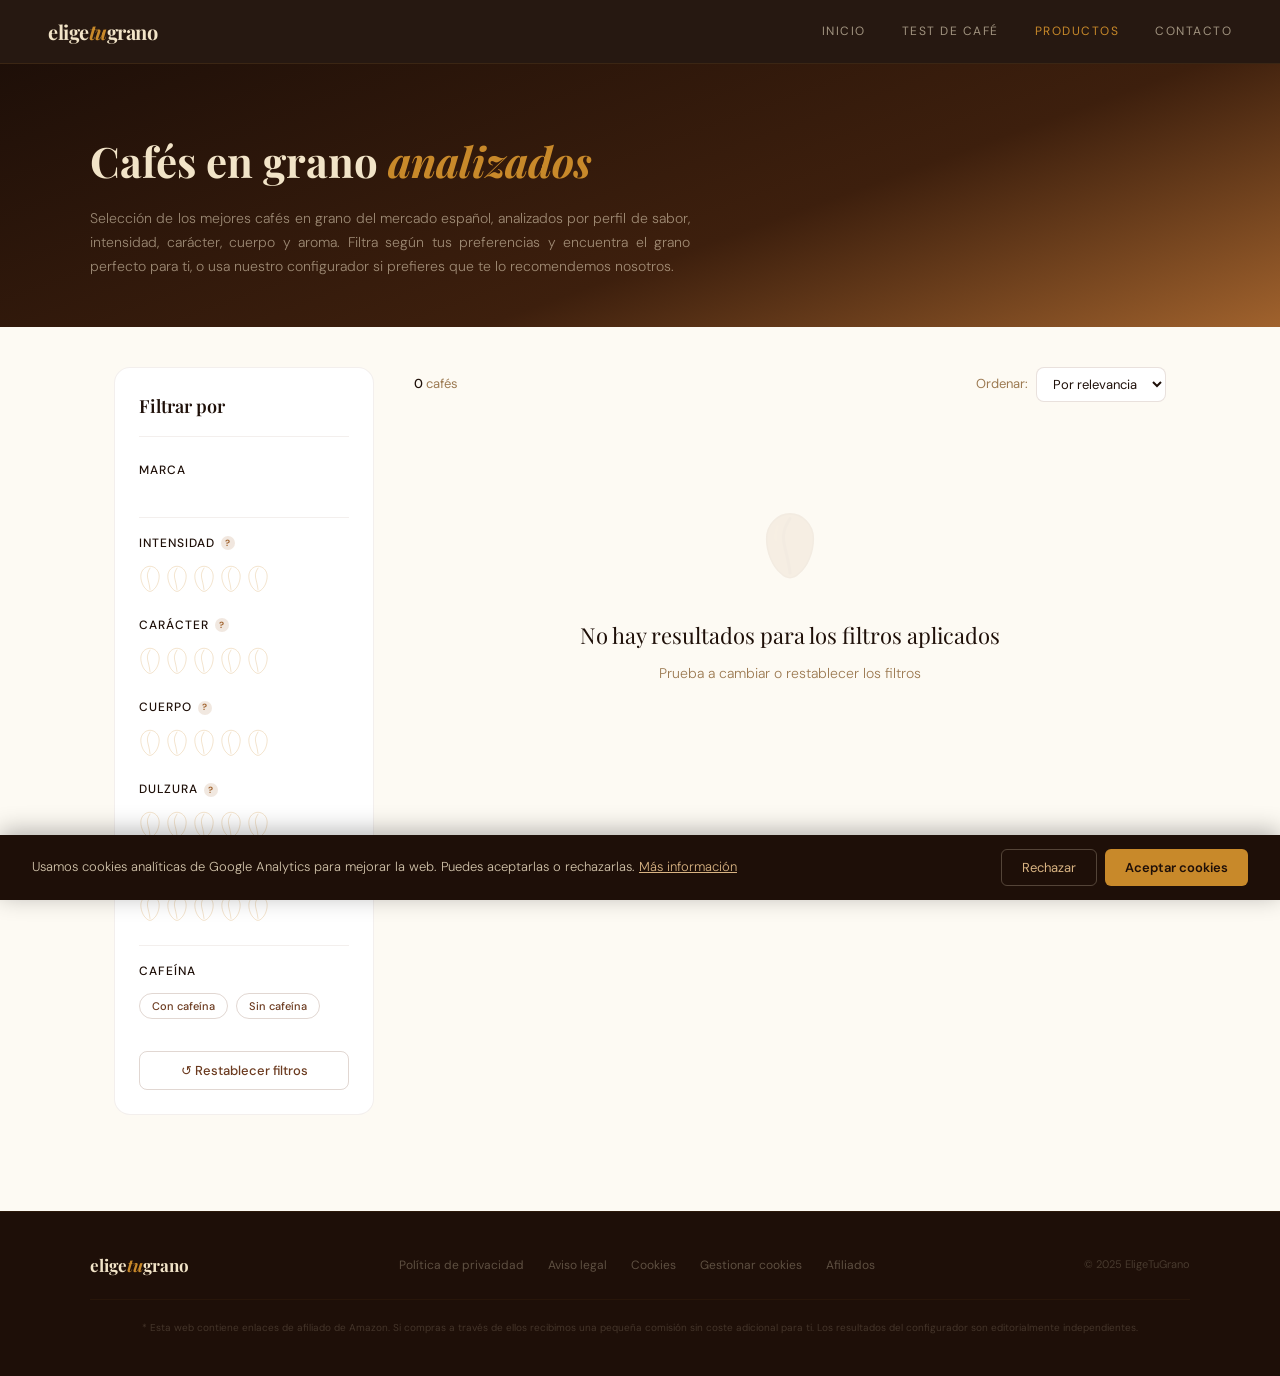
<file: productos.html>
<!DOCTYPE html>
<html lang="es">
<head>
<meta charset="UTF-8">
<link rel="icon" href="favicon.png" type="image/png">
<link rel="apple-touch-icon" href="favicon.png">
<meta name="viewport" content="width=device-width, initial-scale=1.0">
<meta name="description" content="Catálogo de cafés en grano analizados y seleccionados por EligeTuGrano. Encuentra tu café ideal filtrando por intensidad, carácter, cuerpo, dulzura y aroma.">
<title>Catálogo de cafés en grano — EligeTuGrano</title>
<link rel="preconnect" href="https://fonts.googleapis.com">
<link href="https://fonts.googleapis.com/css2?family=Playfair+Display:ital,wght@0,400;0,600;0,700;1,400;1,600&family=DM+Sans:ital,wght@0,300;0,400;0,500;1,300&display=swap" rel="stylesheet">
<link rel="stylesheet" href="estilos.css">
<style>
/* ── SVG SYMBOLS ── */
.plp-hero { background:linear-gradient(160deg,var(--espresso) 0%,var(--roast) 60%,var(--caramel) 100%); padding:64px 24px 48px; margin-top:64px; }
.plp-hero-inner { max-width:1100px; margin:0 auto; }
.plp-hero-title { font-family:var(--font-serif); font-size:clamp(28px,4vw,42px); font-weight:700; color:var(--cream); margin-bottom:12px; }
.plp-hero-title em { font-style:italic; color:var(--honey); }
.plp-hero-desc { font-size:14px; color:rgba(242,228,200,0.55); font-weight:300; line-height:1.7; max-width:600px; text-align:justify; }

.plp-wrap { max-width:1100px; margin:0 auto; padding:40px 24px 96px; display:grid; grid-template-columns:260px 1fr; gap:40px; align-items:start; }

/* ── SIDEBAR FILTROS ── */

/* ── FILTRO MARCAS ── */
.marcas-lista { display:flex; flex-direction:column; gap:0; max-height:168px; overflow:hidden; position:relative; transition:max-height 0.3s ease; }
.marcas-lista.expandida { max-height:500px; }
.marcas-lista.colapsada::after { content:''; position:absolute; bottom:0; left:0; right:0; height:40px; background:linear-gradient(to bottom, transparent, white); pointer-events:none; }
.marca-item { display:flex; align-items:center; gap:10px; padding:8px 0; cursor:pointer; border-bottom:1px solid rgba(106,58,31,0.06); transition:all 0.15s; }
.marca-item:last-child { border-bottom:none; }
.marca-item:hover .marca-checkbox { border-color:var(--caramel); }
.marca-checkbox { width:16px; height:16px; border-radius:4px; border:1.5px solid rgba(106,58,31,0.2); flex-shrink:0; transition:all 0.15s; display:flex; align-items:center; justify-content:center; }
.marca-checkbox.checked { background:var(--honey); border-color:var(--honey); }
.marca-checkbox.checked::after { content:'✓'; font-size:10px; color:var(--espresso); font-weight:700; }
.marca-nombre { font-size:13px; color:var(--text-dark); font-weight:400; }
.marca-count { font-size:11px; color:var(--text-soft); margin-left:auto; }
.btn-ver-mas-marcas { background:none; border:none; font-size:12px; color:var(--caramel); cursor:pointer; font-family:var(--font-sans); padding:8px 0; display:flex; align-items:center; gap:4px; transition:color 0.2s; width:100%; }
.btn-ver-mas-marcas:hover { color:var(--bark); }
.btn-ver-mas-marcas .arrow { transition:transform 0.3s; display:inline-block; }
.btn-ver-mas-marcas.expandido .arrow { transform:rotate(180deg); }

.filtros-panel { background:white; border-radius:var(--radius-lg); border:1px solid rgba(106,58,31,0.08); padding:24px; position:sticky; top:84px; max-height:calc(100vh - 104px); overflow-y:auto; scrollbar-width:thin; scrollbar-color:var(--latte) transparent; }
.filtros-panel::-webkit-scrollbar { width:4px; }
.filtros-panel::-webkit-scrollbar-track { background:transparent; }
.filtros-panel::-webkit-scrollbar-thumb { background:var(--latte); border-radius:4px; }
.filtros-titulo { font-family:var(--font-serif); font-size:18px; font-weight:600; color:var(--espresso); margin-bottom:24px; padding-bottom:16px; border-bottom:1px solid rgba(106,58,31,0.08); }
.filtro-grupo { margin-bottom:24px; }
.filtro-label { display:flex; align-items:center; gap:6px; font-size:12px; font-weight:500; color:var(--text-dark); text-transform:uppercase; letter-spacing:1px; margin-bottom:12px; }
.filtro-tooltip { position:relative; display:inline-flex; align-items:center; cursor:help; }
.filtro-tooltip-icon { width:14px; height:14px; border-radius:50%; background:rgba(160,98,45,0.15); color:var(--caramel); font-size:9px; font-weight:700; display:flex; align-items:center; justify-content:center; }


.filtro-tooltip:hover .filtro-tooltip-text { display:block; }
.filtro-granos { display:flex; gap:5px; align-items:center; cursor:pointer; }
.filtro-grano { cursor:pointer; transition:transform 0.15s; }
.filtro-grano:hover { transform:scale(1.15); }

/* Separador cafeína */
.filtro-divider { border:none; border-top:1px solid rgba(106,58,31,0.08); margin:16px 0; }

.toggle-cafeina { background:none; border:1.5px solid rgba(106,58,31,0.2); border-radius:20px; padding:5px 12px; font-size:11px; font-weight:500; color:var(--bark); cursor:pointer; font-family:var(--font-sans); transition:all 0.2s; }
.toggle-cafeina:hover { border-color:var(--caramel); background:var(--cream); }
.toggle-cafeina.active { background:var(--honey); border-color:var(--honey); color:var(--espresso); font-weight:600; }
.btn-reset { width:100%; margin-top:8px; background:none; border:1.5px solid rgba(106,58,31,0.2); border-radius:var(--radius-sm); padding:10px; font-size:13px; font-weight:500; color:var(--bark); cursor:pointer; font-family:var(--font-sans); transition:all 0.2s; }
.btn-reset:hover { background:var(--cream); border-color:var(--bark); }

/* ── CONTENIDO ── */
.plp-content {}
.plp-topbar { display:flex; align-items:center; justify-content:space-between; margin-bottom:28px; flex-wrap:wrap; gap:12px; }
.plp-count { font-size:13px; color:var(--text-soft); }
.plp-count strong { color:var(--espresso); font-weight:500; }
.plp-order { display:flex; align-items:center; gap:8px; font-size:13px; color:var(--text-soft); }
.plp-select { font-family:var(--font-sans); font-size:13px; color:var(--text-dark); background:white; border:1px solid rgba(106,58,31,0.15); border-radius:var(--radius-sm); padding:7px 12px; cursor:pointer; outline:none; }
.plp-select:focus { border-color:var(--honey); }

/* ── GRID PRODUCTOS ── */
.plp-grid { display:grid; grid-template-columns:repeat(3,1fr); gap:20px; min-height:400px; }
.cafe-card { background:white; border-radius:var(--radius-lg); overflow:hidden; border:1px solid rgba(106,58,31,0.08); transition:all 0.3s; cursor:pointer; text-decoration:none; display:block; }
.cafe-card:hover { transform:translateY(-5px); box-shadow:0 12px 28px rgba(106,58,31,0.12); }
.cafe-card-img { height:160px; display:flex; align-items:center; justify-content:center; font-size:48px; position:relative; }
.cafe-card-badge { position:absolute; top:10px; left:10px; background:var(--honey); color:var(--espresso); font-size:9px; font-weight:700; letter-spacing:1px; text-transform:uppercase; padding:3px 8px; border-radius:4px; }
.cafe-perfil-badge { position:absolute; top:10px; right:10px; font-size:9px; font-weight:600; letter-spacing:0.5px; text-transform:uppercase; padding:3px 8px; border-radius:4px; color:white; border:1.5px solid rgba(255,255,255,0.7); }
.perfil-clasico { background:var(--bark); }
.perfil-intenso { background:var(--espresso); }
.perfil-gourmet { background:var(--honey); }
.perfil-desca { background:var(--caramel); }
.cafe-card-body { padding:16px; }
.cafe-card-brand { font-size:11px; color:var(--text-soft); font-weight:500; letter-spacing:0.5px; text-transform:uppercase; margin-bottom:3px; }
.cafe-card-name { font-family:var(--font-serif); font-size:16px; font-weight:600; color:var(--espresso); margin-bottom:10px; line-height:1.3; }
.cafe-card-tags { display:flex; flex-wrap:wrap; gap:5px; margin-bottom:12px; }
.cafe-card-footer { display:flex; align-items:center; justify-content:space-between; padding-top:10px; border-top:1px solid rgba(106,58,31,0.07); }
.cafe-card-granos { display:flex; gap:3px; }
.btn-ver-card { display:block; width:100%; text-align:center; background:none; border:1.5px solid rgba(106,58,31,0.15); border-radius:var(--radius-sm); padding:8px; font-size:12px; font-weight:500; color:var(--bark); cursor:pointer; font-family:var(--font-sans); transition:all 0.2s; margin-top:10px; text-decoration:none; }
.btn-ver-card:hover { background:var(--cream); border-color:var(--caramel); }

/* ── SIN RESULTADOS ── */
.no-resultados { grid-column:1/-1; text-align:center; padding:80px 24px; }
.no-resultados-icon { font-size:48px; margin-bottom:16px; opacity:0.3; }
.no-resultados-title { font-family:var(--font-serif); font-size:22px; color:var(--espresso); margin-bottom:8px; }
.no-resultados-sub { font-size:14px; color:var(--text-soft); font-weight:300; }

/* ── PAGINACIÓN ── */
.plp-paginacion { display:flex; align-items:center; justify-content:center; gap:8px; margin-top:40px; }
.pag-btn { width:36px; height:36px; border-radius:50%; background:white; border:1px solid rgba(106,58,31,0.15); font-size:13px; font-weight:500; color:var(--bark); cursor:pointer; font-family:var(--font-sans); transition:all 0.2s; display:flex; align-items:center; justify-content:center; }
.pag-btn:hover { background:var(--cream); border-color:var(--caramel); }
.pag-btn.active { background:var(--honey); color:var(--espresso); border-color:var(--honey); }
.pag-btn:disabled { opacity:0.3; cursor:not-allowed; }

/* COLORES CARDS */
.bg-a{background:linear-gradient(135deg,#3D1F0D,#6B3A1F);}
.bg-b{background:linear-gradient(135deg,#1E0F08,#3D1F0D);}
.bg-c{background:linear-gradient(135deg,#5C3317,#A0622D);}
.bg-d{background:linear-gradient(135deg,#2C1810,#5C3317);}
.bg-e{background:linear-gradient(135deg,#4A2010,#8B4A1A);}
.bg-f{background:linear-gradient(135deg,#3A1A08,#704020);}
.bg-clasico{background:linear-gradient(135deg,#4A2410,#6B3A1F);}
.bg-intenso{background:linear-gradient(135deg,#0E0704,#1E0F08);}
.bg-gourmet{background:linear-gradient(135deg,#A06D18,#C8892A);}
.bg-desca{background:linear-gradient(135deg,#7A4018,#A0622D);}

@media(max-width:900px){ .plp-wrap{grid-template-columns:1fr;} .filtros-panel{position:static;} }
@media(max-width:600px){ .plp-grid{grid-template-columns:repeat(2,1fr);} }
@media(max-width:400px){ .plp-grid{grid-template-columns:1fr;} }
</style>
</head>
<body>
<!-- SVG SYMBOLS -->
<svg style="display:none" xmlns="http://www.w3.org/2000/svg">
  <defs>
    <symbol id="grano-lleno" viewBox="0 0 36 44">
      <path d="M18 2 C10 2, 3 9, 3 18 C3 27, 7 36, 12 40 C14 42, 16 43, 18 43 C20 43, 22 42, 24 40 C29 36, 33 27, 33 18 C33 9, 26 2, 18 2 Z" fill="#A0622D"/>
      <path d="M18 2 C10 2, 3 9, 3 18 C3 27, 7 36, 12 40 C14 42, 16 43, 18 43 C20 43, 22 42, 24 40 C29 36, 33 27, 33 18 C33 9, 26 2, 18 2 Z" fill="none" stroke="#7A4218" stroke-width="1"/>
      <path d="M18 5 C15 10, 13 14, 14 20 C15 26, 17 31, 18 40" stroke="#7A4218" stroke-width="2" fill="none" stroke-linecap="round"/>
      <path d="M10 10 C9 13, 8 16, 9 19" stroke="#C8883A" stroke-width="1.5" fill="none" stroke-linecap="round" opacity="0.5"/>
    </symbol>
    <symbol id="grano-vacio" viewBox="0 0 36 44">
      <path d="M18 2 C10 2, 3 9, 3 18 C3 27, 7 36, 12 40 C14 42, 16 43, 18 43 C20 43, 22 42, 24 40 C29 36, 33 27, 33 18 C33 9, 26 2, 18 2 Z" fill="none" stroke="#C8892A" stroke-width="1.5" opacity="0.25"/>
      <path d="M18 5 C15 10, 13 14, 14 20 C15 26, 17 31, 18 40" stroke="#C8892A" stroke-width="1.5" fill="none" stroke-linecap="round" opacity="0.25"/>
    </symbol>
  </defs>
</svg>

<div id="nav-placeholder"></div>
<!-- HERO SEO -->
<div class="plp-hero">
  <div class="plp-hero-inner">
    <h1 class="plp-hero-title">Cafés en grano <em>analizados</em></h1>
    <p class="plp-hero-desc">Selección de los mejores cafés en grano del mercado español, analizados por perfil de sabor, intensidad, carácter, cuerpo y aroma. Filtra según tus preferencias y encuentra el grano perfecto para ti, o usa nuestro configurador si prefieres que te lo recomendemos nosotros.</p>
  </div>
</div>

<div class="plp-wrap">

  <!-- SIDEBAR FILTROS -->
  <aside class="filtros-panel">
    <div class="filtros-titulo">Filtrar por</div>

    <!-- Marcas -->
    <div class="filtro-grupo">
      <div class="filtro-label">Marca</div>
      <div class="marcas-lista colapsada" id="marcas-lista"></div>

        <button class="btn-ver-mas-marcas" id="btn-ver-mas" onclick="toggleMarcas()">
        Ver más <span class="arrow">↓</span>
      </button>
    </div>

    <hr class="filtro-divider">

    <!-- Intensidad -->
    <div class="filtro-grupo">
      <div class="filtro-label">
        Intensidad
        <div class="filtro-tooltip" data-tooltip="intensidad">
          <div class="filtro-tooltip-icon">?</div>
          <div class="filtro-tooltip-text"></div>
        </div>
      </div>
      <div class="filtro-granos" id="f-intensidad" data-attr="intensidad" data-val="0">
        <svg class="filtro-grano" width="22" height="27" viewBox="0 0 36 44" data-n="1" onclick="setFiltro('intensidad',1)"><use href="#grano-vacio" id="fi-1"/></svg>
        <svg class="filtro-grano" width="22" height="27" viewBox="0 0 36 44" data-n="2" onclick="setFiltro('intensidad',2)"><use href="#grano-vacio" id="fi-2"/></svg>
        <svg class="filtro-grano" width="22" height="27" viewBox="0 0 36 44" data-n="3" onclick="setFiltro('intensidad',3)"><use href="#grano-vacio" id="fi-3"/></svg>
        <svg class="filtro-grano" width="22" height="27" viewBox="0 0 36 44" data-n="4" onclick="setFiltro('intensidad',4)"><use href="#grano-vacio" id="fi-4"/></svg>
        <svg class="filtro-grano" width="22" height="27" viewBox="0 0 36 44" data-n="5" onclick="setFiltro('intensidad',5)"><use href="#grano-vacio" id="fi-5"/></svg>
      </div>
    </div>

    <!-- Carácter -->
    <div class="filtro-grupo">
      <div class="filtro-label">
        Carácter
        <div class="filtro-tooltip" data-tooltip="caracter">
          <div class="filtro-tooltip-icon">?</div>
          <div class="filtro-tooltip-text"></div>
        </div>
      </div>
      <div class="filtro-granos" id="f-caracter" data-attr="caracter" data-val="0">
        <svg class="filtro-grano" width="22" height="27" viewBox="0 0 36 44" onclick="setFiltro('caracter',1)"><use href="#grano-vacio" id="fa-1"/></svg>
        <svg class="filtro-grano" width="22" height="27" viewBox="0 0 36 44" onclick="setFiltro('caracter',2)"><use href="#grano-vacio" id="fa-2"/></svg>
        <svg class="filtro-grano" width="22" height="27" viewBox="0 0 36 44" onclick="setFiltro('caracter',3)"><use href="#grano-vacio" id="fa-3"/></svg>
        <svg class="filtro-grano" width="22" height="27" viewBox="0 0 36 44" onclick="setFiltro('caracter',4)"><use href="#grano-vacio" id="fa-4"/></svg>
        <svg class="filtro-grano" width="22" height="27" viewBox="0 0 36 44" onclick="setFiltro('caracter',5)"><use href="#grano-vacio" id="fa-5"/></svg>
      </div>
    </div>

    <!-- Cuerpo -->
    <div class="filtro-grupo">
      <div class="filtro-label">
        Cuerpo
        <div class="filtro-tooltip" data-tooltip="cuerpo">
          <div class="filtro-tooltip-icon">?</div>
          <div class="filtro-tooltip-text"></div>
        </div>
      </div>
      <div class="filtro-granos" id="f-cuerpo" data-attr="cuerpo" data-val="0">
        <svg class="filtro-grano" width="22" height="27" viewBox="0 0 36 44" onclick="setFiltro('cuerpo',1)"><use href="#grano-vacio" id="fc-1"/></svg>
        <svg class="filtro-grano" width="22" height="27" viewBox="0 0 36 44" onclick="setFiltro('cuerpo',2)"><use href="#grano-vacio" id="fc-2"/></svg>
        <svg class="filtro-grano" width="22" height="27" viewBox="0 0 36 44" onclick="setFiltro('cuerpo',3)"><use href="#grano-vacio" id="fc-3"/></svg>
        <svg class="filtro-grano" width="22" height="27" viewBox="0 0 36 44" onclick="setFiltro('cuerpo',4)"><use href="#grano-vacio" id="fc-4"/></svg>
        <svg class="filtro-grano" width="22" height="27" viewBox="0 0 36 44" onclick="setFiltro('cuerpo',5)"><use href="#grano-vacio" id="fc-5"/></svg>
      </div>
    </div>

    <!-- Dulzura -->
    <div class="filtro-grupo">
      <div class="filtro-label">
        Dulzura
        <div class="filtro-tooltip" data-tooltip="dulzura">
          <div class="filtro-tooltip-icon">?</div>
          <div class="filtro-tooltip-text"></div>
        </div>
      </div>
      <div class="filtro-granos" id="f-dulzura" data-attr="dulzura" data-val="0">
        <svg class="filtro-grano" width="22" height="27" viewBox="0 0 36 44" onclick="setFiltro('dulzura',1)"><use href="#grano-vacio" id="fd-1"/></svg>
        <svg class="filtro-grano" width="22" height="27" viewBox="0 0 36 44" onclick="setFiltro('dulzura',2)"><use href="#grano-vacio" id="fd-2"/></svg>
        <svg class="filtro-grano" width="22" height="27" viewBox="0 0 36 44" onclick="setFiltro('dulzura',3)"><use href="#grano-vacio" id="fd-3"/></svg>
        <svg class="filtro-grano" width="22" height="27" viewBox="0 0 36 44" onclick="setFiltro('dulzura',4)"><use href="#grano-vacio" id="fd-4"/></svg>
        <svg class="filtro-grano" width="22" height="27" viewBox="0 0 36 44" onclick="setFiltro('dulzura',5)"><use href="#grano-vacio" id="fd-5"/></svg>
      </div>
    </div>

    <!-- Aroma -->
    <div class="filtro-grupo">
      <div class="filtro-label">
        Aroma
        <div class="filtro-tooltip" data-tooltip="aroma">
          <div class="filtro-tooltip-icon">?</div>
          <div class="filtro-tooltip-text"></div>
        </div>
      </div>
      <div class="filtro-granos" id="f-aroma" data-attr="aroma" data-val="0">
        <svg class="filtro-grano" width="22" height="27" viewBox="0 0 36 44" onclick="setFiltro('aroma',1)"><use href="#grano-vacio" id="faro-1"/></svg>
        <svg class="filtro-grano" width="22" height="27" viewBox="0 0 36 44" onclick="setFiltro('aroma',2)"><use href="#grano-vacio" id="faro-2"/></svg>
        <svg class="filtro-grano" width="22" height="27" viewBox="0 0 36 44" onclick="setFiltro('aroma',3)"><use href="#grano-vacio" id="faro-3"/></svg>
        <svg class="filtro-grano" width="22" height="27" viewBox="0 0 36 44" onclick="setFiltro('aroma',4)"><use href="#grano-vacio" id="faro-4"/></svg>
        <svg class="filtro-grano" width="22" height="27" viewBox="0 0 36 44" onclick="setFiltro('aroma',5)"><use href="#grano-vacio" id="faro-5"/></svg>
      </div>
    </div>



    <!-- Cafeína -->
    <hr class="filtro-divider">
    <div class="filtro-grupo">
      <div class="filtro-label">Cafeína</div>
      <div style="display:flex;gap:8px;margin-top:4px;">
        <button class="toggle-cafeina" id="toggle-con" onclick="setFiltroCafeinaToggle(1)">Con cafeína</button>
        <button class="toggle-cafeina" id="toggle-sin" onclick="setFiltroCafeinaToggle(0)">Sin cafeína</button>
      </div>
    </div>

    <button class="btn-reset" onclick="resetFiltros()">↺ Restablecer filtros</button>
  </aside>

  <!-- CONTENIDO -->
  <div class="plp-content">
    <div id="loading-plp" style="text-align:center;padding:48px 0;display:flex;flex-direction:column;align-items:center;gap:12px">
      <div style="width:36px;height:36px;border:3px solid rgba(200,137,42,0.2);border-top-color:var(--honey);border-radius:50%;animation:spin 0.8s linear infinite"></div>
      <div style="font-size:14px;color:var(--text-soft)">Cargando catálogo...</div>
    </div>
    <style>@keyframes spin{to{transform:rotate(360deg);}}</style>
    <div class="plp-topbar" id="plp-topbar" style="display:none">
      <div class="plp-count" id="plp-count"><strong>16</strong> cafés</div>
      <div class="plp-order">
        Ordenar:
        <select class="plp-select" id="plp-order" onchange="renderGrid()">
          <option value="relevancia">Por relevancia</option>
          <option value="az">A → Z</option>
          <option value="za">Z → A</option>
        </select>
      </div>
    </div>

    <div class="plp-grid" id="plp-grid"></div>
    <div class="plp-paginacion" id="plp-paginacion"></div>
  </div>
</div>

<div id="footer-placeholder"></div>
<script>
function toggleMarcas() {
  const lista = document.getElementById('marcas-lista');
  const btn = document.getElementById('btn-ver-mas');
  lista.classList.toggle('expandida');
  lista.classList.toggle('colapsada');
  btn.classList.toggle('expandido');
  btn.querySelector('.arrow').textContent = lista.classList.contains('expandida') ? '↑' : '↓';
  btn.innerHTML = (lista.classList.contains('expandida') ? 'Ver menos ' : 'Ver más ') + '<span class="arrow">' + (lista.classList.contains('expandida') ? '↑' : '↓') + '</span>';
}

function toggleNav(){ document.getElementById('nav-links').classList.toggle('open'); }

const PER_PAGE = 25;
let paginaActual = 1;

let CAFES = [];

const PERFIL_LABELS = { clasico:'Clásico', intenso:'Intenso', gourmet:'Gourmet', desca:'Descafeinado' };

// Estado filtros
const filtros = { marcas: new Set(), intensidad:0, caracter:0, cuerpo:0, dulzura:0, aroma:0, cafeina:-1 };
// -1 = sin filtro cafeína, 0 = desca, 1 = con cafeína

function toggleMarca(marca) {
  if (filtros.marcas.has(marca)) filtros.marcas.delete(marca);
  else filtros.marcas.add(marca);
  renderMarcas();
  paginaActual = 1;
  renderGrid();
}

function actualizarCheckboxMarcas() {
  document.querySelectorAll('.marca-checkbox').forEach(cb => {
    const m = cb.dataset.marca;
    cb.classList.toggle('checked', filtros.marcas.has(m));
  });
}

function setFiltro(attr, val) {
  // Si el mismo grano ya está activo, lo desactiva
  filtros[attr] = filtros[attr] === val ? 0 : val;
  actualizarGranosFiltro(attr);
  paginaActual = 1;
  renderGrid();
}

function setFiltroCafeina() {
  // Ciclo: -1 (sin filtro) → 1 (con cafeína) → 0 (desca) → -1
  if (filtros.cafeina === -1) filtros.cafeina = 1;
  else if (filtros.cafeina === 1) filtros.cafeina = 0;
  else filtros.cafeina = -1;
  actualizarGranoCafeina();
  paginaActual = 1;
  renderGrid();
}

function actualizarGranosFiltro(attr) {
  const prefijos = { intensidad:'fi', caracter:'fa', cuerpo:'fc', dulzura:'fd', aroma:'faro' };
  const p = prefijos[attr];
  const val = filtros[attr];
  for (let i = 1; i <= 5; i++) {
    const el = document.getElementById(`${p}-${i}`);
    if (el) el.setAttribute('href', i <= val ? '#grano-lleno' : '#grano-vacio');
  }
}

function actualizarGranoCafeina() {
  actualizarTogglesCafeina();
}

function setFiltroCafeinaToggle(val) {
  filtros.cafeina = filtros.cafeina === val ? -1 : val;
  actualizarTogglesCafeina();
  paginaActual = 1;
  renderGrid();
}

function actualizarTogglesCafeina() {
  const con = document.getElementById('toggle-con');
  const sin = document.getElementById('toggle-sin');
  if(con) con.classList.toggle('active', filtros.cafeina === 1);
  if(sin) sin.classList.toggle('active', filtros.cafeina === 0);
}

function resetFiltros() {
  filtros.marcas.clear();
  renderMarcas();
  Object.keys(filtros).forEach(k => { if(k !== 'marcas') filtros[k] = k === 'cafeina' ? -1 : 0; });
  actualizarTogglesCafeina();
  ['intensidad','caracter','cuerpo','dulzura','aroma'].forEach(a => actualizarGranosFiltro(a));
  actualizarGranoCafeina();
  paginaActual = 1;
  renderGrid();
}

function getCafesFiltrados() {
  return CAFES.filter(c => {
    if (filtros.marcas.size > 0 && !filtros.marcas.has(c.marca)) return false;
    if (filtros.intensidad > 0 && c.intensidad !== filtros.intensidad) return false;
    if (filtros.caracter > 0 && c.caracter !== filtros.caracter) return false;
    if (filtros.cuerpo > 0 && c.cuerpo !== filtros.cuerpo) return false;
    if (filtros.dulzura > 0 && c.dulzura !== filtros.dulzura) return false;
    if (filtros.aroma > 0 && c.aroma !== filtros.aroma) return false;
    if (filtros.cafeina !== -1 && c.cafeina !== filtros.cafeina) return false;
    return true;
  });
}

function granosHTML(val, max=5) {
  let h = '<div class="cafe-card-granos">';
  for (let i = 1; i <= max; i++) {
    h += `<svg width="14" height="17" viewBox="0 0 36 44"><use href="${i<=val?'#grano-lleno':'#grano-vacio'}"/></svg>`;
  }
  return h + '</div>';
}

function renderMarcas() {
  const lista = document.getElementById('marcas-lista');
  if(!lista) return;
  // Obtener marcas únicas de los cafés cargados, ordenadas A-Z
  const marcas = [...new Set(CAFES.map(c => c.marca))].sort();
  lista.innerHTML = marcas.map(marca => {
    const count = CAFES.filter(c => c.marca === marca).length;
    const active = filtros.marcas.has(marca);
    return `<div class="marca-item" onclick="toggleMarca('${marca}')">
      <div class="marca-checkbox${active ? ' checked' : ''}" data-marca="${marca}"></div>
      <span class="marca-nombre">${marca}</span>
      <span class="marca-count">${count}</span>
    </div>`;
  }).join('');
  // Mostrar/ocultar botón ver más
  const btn = document.getElementById('btn-ver-mas');
  if(btn) btn.style.display = marcas.length > 5 ? 'block' : 'none';
}

function renderGrid() {
  document.getElementById('loading-plp').style.display = 'none';
  document.getElementById('plp-topbar').style.display = 'flex';
  const cafes = getCafesFiltrados();
  const order = document.getElementById('plp-order').value;
  if (order === 'az') cafes.sort((a,b) => a.nombre.localeCompare(b.nombre));
  else if (order === 'za') cafes.sort((a,b) => b.nombre.localeCompare(a.nombre));
  else cafes.sort((a,b) => a.id - b.id);

  const total = cafes.length;
  const totalPages = Math.max(1, Math.ceil(total / PER_PAGE));
  if (paginaActual > totalPages) paginaActual = totalPages;

  const inicio = (paginaActual - 1) * PER_PAGE;
  const pagina = cafes.slice(inicio, inicio + PER_PAGE);

  document.getElementById('plp-count').innerHTML = `<strong>${total}</strong> café${total!==1?'s':''}`;

  const grid = document.getElementById('plp-grid');

  if (total === 0) {
    grid.innerHTML = `<div class="no-resultados">
      <div class="no-resultados-icon">
        <svg width="56" height="70" viewBox="0 0 36 44" xmlns="http://www.w3.org/2000/svg" style="opacity:0.25">
          <path d="M18 2 C10 2, 3 9, 3 18 C3 27, 7 36, 12 40 C14 42, 16 43, 18 43 C20 43, 22 42, 24 40 C29 36, 33 27, 33 18 C33 9, 26 2, 18 2 Z" fill="#A0622D"/>
          <path d="M18 2 C10 2, 3 9, 3 18 C3 27, 7 36, 12 40 C14 42, 16 43, 18 43 C20 43, 22 42, 24 40 C29 36, 33 27, 33 18 C33 9, 26 2, 18 2 Z" fill="none" stroke="#7A4218" stroke-width="1"/>
          <path d="M18 5 C15 10, 13 14, 14 20 C15 26, 17 31, 18 40" stroke="#7A4218" stroke-width="2" fill="none" stroke-linecap="round"/>
          <path d="M10 10 C9 13, 8 16, 9 19" stroke="#C8883A" stroke-width="1.5" fill="none" stroke-linecap="round" opacity="0.5"/>
        </svg>
      </div>
      <div class="no-resultados-title">No hay resultados para los filtros aplicados</div>
      <div class="no-resultados-sub">Prueba a cambiar o restablecer los filtros</div>
    </div>`;
    document.getElementById('plp-paginacion').innerHTML = '';
    return;
  }

  grid.innerHTML = pagina.map(c => `
    <a href="${c.url}" class="cafe-card">
      <div class="cafe-card-img ${c.bg}" style="${c.imagen?'padding:0;overflow:hidden;':''}">
        ${c.imagen ? `<img src="${c.imagen}" alt="${c.nombre}" style="width:100%;height:100%;object-fit:cover;">` : `<svg width="40" height="50" viewBox="0 0 36 44" xmlns="http://www.w3.org/2000/svg" style="opacity:0.4"><path d="M18 2 C10 2, 3 9, 3 18 C3 27, 7 36, 12 40 C14 42, 16 43, 18 43 C20 43, 22 42, 24 40 C29 36, 33 27, 33 18 C33 9, 26 2, 18 2 Z" fill="#C8892A"/><path d="M18 2 C10 2, 3 9, 3 18 C3 27, 7 36, 12 40 C14 42, 16 43, 18 43 C20 43, 22 42, 24 40 C29 36, 33 27, 33 18 C33 9, 26 2, 18 2 Z" fill="none" stroke="#A0622D" stroke-width="1"/><path d="M18 5 C15 10, 13 14, 14 20 C15 26, 17 31, 18 40" stroke="#A0622D" stroke-width="2" fill="none" stroke-linecap="round"/></svg>`}
        <span class="cafe-perfil-badge perfil-${c.perfil}">${PERFIL_LABELS[c.perfil]}</span>
      </div>
      <div class="cafe-card-body">
        <div class="cafe-card-brand">${c.marca}</div>
        <div class="cafe-card-name">${c.nombre}</div>
        <div class="cafe-card-tags">${c.tags.map(t=>`<span class="tag">${t}</span>`).join('')}</div>
      </div>
    </a>
  `).join('');

  // Paginación
  const pag = document.getElementById('plp-paginacion');
  if (totalPages <= 1) { pag.innerHTML = ''; return; }
  let ph = `<button class="pag-btn" onclick="irPagina(${paginaActual-1})" ${paginaActual===1?'disabled':''}>‹</button>`;
  for (let i = 1; i <= totalPages; i++) {
    ph += `<button class="pag-btn ${i===paginaActual?'active':''}" onclick="irPagina(${i})">${i}</button>`;
  }
  ph += `<button class="pag-btn" onclick="irPagina(${paginaActual+1})" ${paginaActual===totalPages?'disabled':''}>›</button>`;
  pag.innerHTML = ph;
}

function irPagina(n) {
  paginaActual = n;
  renderGrid();
  window.scrollTo({ top: 0, behavior: 'smooth' });
}

// ── CONFIGURACIÓN AIRTABLE ──
const API_URL = 'https://eligetugrano-airtable.mariosolerdoria.workers.dev';

async function cargarCafes() {
  try {
    const res = await fetch(`${API_URL}?pageSize=100`, {
      headers: {}
    });
    const data = await res.json();
    return data.records
      .map(r => ({ id: r.fields.ID, nombre: r.fields.Nombre, marca: r.fields.Marca,
        perfil: (r.fields.Perfil||'').toLowerCase().normalize('NFD').replace(/[\u0300-\u036f]/g,''), url: `producto.html?id=${r.fields.Slug}`,
        tags: r.fields.Tags ? r.fields.Tags.split(',').map(t=>t.trim()).slice(0,3) : [],
        intensidad: r.fields.Attr_Intensidad || 0, caracter: r.fields.Attr_Caracter || 0,
        cuerpo: r.fields.Attr_Cuerpo || 0, dulzura: r.fields.Attr_Dulzura || 0,
        aroma: r.fields.Attr_Aroma || 0, cafeina: r.fields.Attr_Cafeina || 0,
        activo: r.fields.Activo,
        imagen: r.fields.Imagen && r.fields.Imagen[0] ? r.fields.Imagen[0].url : null,
        bg: {clasico:'bg-clasico',intenso:'bg-intenso',gourmet:'bg-gourmet',desca:'bg-desca'}[r.fields.Perfil] || 'bg-a',
        emoji: '☕'
      }))
      .filter(c => c.activo == 1)
      .sort((a,b) => a.id - b.id);
  } catch(err) {
    console.error('Error cargando catálogo:', err);
    return [];
  }
}

// Inicializar
actualizarGranoCafeina();
cargarCafes().then(cafes => {
  CAFES.length = 0;
  cafes.forEach(c => CAFES.push(c));
  renderMarcas();
  renderGrid();
  document.getElementById('plp-count').innerHTML = `<strong>${cafes.length}</strong> cafés`;
});
</script>
<script src="config.js"></script>

<script>
// Cargar nav y footer dinámicamente
function cargarComponente(id, archivo) {
  fetch(archivo)
    .then(r => r.text())
    .then(html => {
      document.getElementById(id).innerHTML = html;
      // Marcar página activa en el nav
      if(id === 'nav-placeholder') {
        const ruta = window.location.pathname.split('/').pop() || 'index.html';
        document.querySelectorAll('#nav-links a').forEach(a => {
          if(a.getAttribute('href') === ruta) a.classList.add('active');
        });
      }
    })
    .catch(() => console.warn('No se pudo cargar ' + archivo));
}
cargarComponente('nav-placeholder', 'nav.html');
cargarComponente('footer-placeholder', 'footer.html');
</script>

<!-- Banner de cookies -->
<div class="cookie-banner" id="cookie-banner">
  <div class="cookie-banner-text">
    Usamos cookies analíticas de Google Analytics para mejorar la web. Puedes aceptarlas o rechazarlas. <a href="cookies.html">Más información</a>
  </div>
  <div class="cookie-banner-btns">
    <button class="btn-cookie-reject" onclick="cookieDecision(false)">Rechazar</button>
    <button class="btn-cookie-accept" onclick="cookieDecision(true)">Aceptar cookies</button>
  </div>
</div>
<script>
(function(){
  const consent = localStorage.getItem('etg_cookie_consent');
  if(consent === null){
    setTimeout(() => { const b=document.getElementById('cookie-banner'); if(b) b.classList.add('visible'); }, 800);
  } else if(consent === 'true'){
    loadGTM();
  }
})();
function cookieDecision(accepted){
  localStorage.setItem('etg_cookie_consent', accepted ? 'true' : 'false');
  const b=document.getElementById('cookie-banner');
  if(b) b.classList.remove('visible');
  if(accepted) loadGTM();
}
function loadGTM(){
  if(window._gtmLoaded) return;
  window._gtmLoaded = true;
  (function(w,d,s,l,i){w[l]=w[l]||[];w[l].push({'gtm.start':new Date().getTime(),event:'gtm.js'});var f=d.getElementsByTagName(s)[0],j=d.createElement(s),dl=l!='dataLayer'?'&l='+l:'';j.async=true;j.src='https://www.googletagmanager.com/gtm.js?id='+i+dl;f.parentNode.insertBefore(j,f);})(window,document,'script','dataLayer','GTM-K8HG73FW');
}
function abrirPreferenciasCookies(){
  localStorage.removeItem('etg_cookie_consent');
  const b=document.getElementById('cookie-banner');
  if(b) b.classList.add('visible');
}
</script>
</body>
</html>
</file>
<file: estilos.css>
/* ============================================================
   ELIGETUGRANO.COM — Hoja de estilos global
   Para cambiar colores corporativos, edita solo las variables
   del bloque :root y se aplica a toda la web automáticamente.
   ============================================================ */

/* ── VARIABLES CORPORATIVAS ── */
:root {
  /* Paleta de color */
  --espresso:   #1E0F08;   /* Negro café — fondo oscuro, textos principales */
  --roast:      #3D1F0D;   /* Marrón muy oscuro — gradientes, fondos secundarios */
  --bark:       #6B3A1F;   /* Marrón medio — bordes, acentos */
  --caramel:    #A0622D;   /* Marrón cálido — eyebrows, subtítulos */
  --honey:      #C8892A;   /* Dorado — color principal de marca, CTAs, acentos */
  --latte:      #D9B483;   /* Dorado claro — hover states, textos suaves sobre oscuro */
  --cream:      #F2E4C8;   /* Crema — textos sobre fondo oscuro */
  --milk:       #FAF5EA;   /* Blanco cálido — fondos de secciones alternas */
  --foam:       #FDFAF3;   /* Blanco muy cálido — fondo base de la web */

  /* Texto */
  --text-dark:  #1E0F08;   /* Texto principal */
  --text-mid:   #6B4B2A;   /* Texto secundario */
  --text-soft:  #9C7A52;   /* Texto terciario, placeholders */

  /* Tipografía */
  --font-serif: 'Playfair Display', serif;   /* Títulos y elementos destacados */
  --font-sans:  'DM Sans', sans-serif;       /* Cuerpo de texto, UI */

  /* Espaciado de secciones */
  --section-padding: 96px 24px;

  /* Bordes y radios */
  --radius-sm:  8px;
  --radius-md:  12px;
  --radius-lg:  16px;
  --radius-xl:  20px;
}

/* ── RESET Y BASE ── */
*, *::before, *::after { box-sizing: border-box; margin: 0; padding: 0; }
html { scroll-behavior: smooth; }
body {
  font-family: var(--font-sans);
  background: var(--foam);
  color: var(--text-dark);
  overflow-x: hidden;
  line-height: 1.6;
}
img { max-width: 100%; display: block; }
a { text-decoration: none; }

/* ── NAV ── */
nav {
  position: fixed; top: 0; left: 0; right: 0; z-index: 100;
  background: rgba(30,15,8,0.96);
  backdrop-filter: blur(16px);
  border-bottom: 1px solid rgba(200,137,42,0.12);
  padding: 0 48px; height: 64px;
  display: flex; align-items: center; justify-content: space-between;
}
.nav-logo {
  font-family: var(--font-serif);
  font-size: 20px; font-weight: 700;
  color: var(--cream); cursor: pointer;
  letter-spacing: -0.5px;
}
.nav-logo span { color: var(--honey); font-style: italic; }
.nav-links { display: flex; gap: 36px; align-items: center; }
.nav-links a {
  font-size: 12px; font-weight: 400;
  color: rgba(242,228,200,0.6);
  letter-spacing: 1.5px; text-transform: uppercase;
  transition: color 0.2s; cursor: pointer;
}
.nav-links a:hover { color: var(--latte); }
.nav-links a.active { color: var(--honey); }
.nav-burger {
  display: none; background: none; border: none;
  color: var(--cream); font-size: 22px; cursor: pointer;
}

/* ── SECCIONES GENERALES ── */
section { padding: var(--section-padding); }
.section-inner { max-width: 1100px; margin: 0 auto; }

.section-eyebrow {
  font-size: 11px; font-weight: 500;
  letter-spacing: 3px; text-transform: uppercase;
  color: var(--caramel); margin-bottom: 12px;
}
.section-title {
  font-family: var(--font-serif);
  font-size: clamp(30px, 4vw, 46px);
  font-weight: 700; color: var(--espresso);
  line-height: 1.1; margin-bottom: 14px;
}
.section-title em { font-style: italic; color: var(--caramel); }
.section-sub {
  font-size: 16px; color: var(--text-soft);
  font-weight: 300; line-height: 1.7; max-width: 540px;
}

/* ── BOTONES ── */
.btn-primary {
  display: inline-flex; align-items: center; gap: 8px;
  background: var(--honey); color: var(--espresso);
  border: none; border-radius: var(--radius-sm);
  padding: 14px 28px; font-size: 14px; font-weight: 500;
  font-family: var(--font-sans); cursor: pointer;
  transition: all 0.25s; letter-spacing: 0.2px;
}
.btn-primary:hover {
  background: var(--latte);
  transform: translateY(-2px);
  box-shadow: 0 8px 24px rgba(200,137,42,0.3);
}
.btn-ghost {
  display: inline-flex; align-items: center; gap: 8px;
  background: transparent; color: var(--cream);
  border: 1px solid rgba(242,228,200,0.25);
  border-radius: var(--radius-sm);
  padding: 14px 28px; font-size: 14px; font-weight: 400;
  font-family: var(--font-sans); cursor: pointer;
  transition: all 0.25s;
}
.btn-ghost:hover {
  border-color: rgba(242,228,200,0.5);
  background: rgba(242,228,200,0.05);
}
.btn-secondary {
  display: inline-flex; align-items: center; gap: 6px;
  background: none; color: var(--caramel);
  border: 1.5px solid rgba(160,98,45,0.3);
  border-radius: var(--radius-sm);
  padding: 11px 22px; font-size: 13px; font-weight: 500;
  font-family: var(--font-sans); cursor: pointer;
  transition: all 0.2s;
}
.btn-secondary:hover { background: var(--cream); border-color: var(--caramel); }

/* ── TAGS ── */
.tag {
  background: var(--cream); color: var(--bark);
  font-size: 11px; font-weight: 500;
  padding: 4px 10px; border-radius: 20px;
  display: inline-block;
}

/* ── BADGE PATROCINADO ── */
.sponsored-badge {
  display: inline-block;
  background: rgba(200,137,42,0.12); color: var(--honey);
  font-size: 9px; font-weight: 600;
  letter-spacing: 1.5px; text-transform: uppercase;
  padding: 3px 7px; border-radius: 4px;
  margin-left: 8px; vertical-align: middle;
}

/* ── FORMULARIOS ── */
.form-label {
  font-size: 12px; font-weight: 500;
  color: rgba(242,228,200,0.45);
  letter-spacing: 0.5px; display: block; margin-bottom: 6px;
}
.form-input, .form-textarea, .form-select {
  width: 100%;
  background: rgba(255,255,255,0.06);
  border: 1px solid rgba(200,137,42,0.18);
  border-radius: var(--radius-sm);
  padding: 13px 16px; font-size: 14px;
  color: var(--cream); font-family: var(--font-sans);
  transition: border-color 0.2s; outline: none;
}
.form-input::placeholder,
.form-textarea::placeholder { color: rgba(242,228,200,0.2); }
.form-input:focus,
.form-textarea:focus,
.form-select:focus { border-color: var(--honey); }
.form-textarea { height: 110px; resize: none; }
.form-select { color: rgba(242,228,200,0.45); }
.form-select option { background: var(--roast); color: var(--cream); }
.form-group { margin-bottom: 16px; }
.form-row { display: grid; grid-template-columns: 1fr 1fr; gap: 16px; }
.btn-enviar {
  width: 100%; background: var(--honey); color: var(--espresso);
  border: none; border-radius: var(--radius-sm);
  padding: 15px; font-size: 15px; font-weight: 600;
  font-family: var(--font-sans); cursor: pointer;
  transition: all 0.2s; letter-spacing: 0.3px;
}
.btn-enviar:hover { background: var(--latte); transform: translateY(-1px); }

/* ── AMAZON BTN ── */
.btn-amazon {
  background: #FF9900; color: #111;
  border: none; border-radius: var(--radius-sm);
  padding: 9px 16px; font-size: 12px; font-weight: 600;
  cursor: pointer; font-family: var(--font-sans);
  display: inline-flex; align-items: center; gap: 5px;
  transition: all 0.2s;
}
.btn-amazon:hover { background: #e68900; transform: translateY(-1px); }
.btn-amazon-sm {
  background: #FF9900; color: #111;
  border: none; border-radius: 6px;
  padding: 7px 12px; font-size: 11px; font-weight: 600;
  cursor: pointer; font-family: var(--font-sans); white-space: nowrap;
}

/* ── FOOTER ── */
footer {
  background: var(--espresso);
  border-top: 1px solid rgba(200,137,42,0.08);
  padding: 40px 48px;
}
.footer-inner {
  max-width: 1100px; margin: 0 auto;
  display: flex; align-items: center;
  justify-content: space-between; flex-wrap: wrap; gap: 20px;
}
.footer-logo {
  font-family: var(--font-serif);
  font-size: 17px; font-weight: 700; color: var(--cream);
}
.footer-logo span { color: var(--honey); font-style: italic; }
.footer-links { display: flex; gap: 24px; }
.footer-links a {
  font-size: 12px; color: rgba(242,228,200,0.3);
  cursor: pointer; transition: color 0.2s;
}
.footer-links a:hover { color: var(--latte); }
.footer-copy { font-size: 11px; color: rgba(242,228,200,0.2); }
.affil-note {
  font-size: 10px; color: rgba(242,228,200,0.18);
  text-align: center; max-width: 1100px;
  margin: 20px auto 0; padding-top: 20px;
  border-top: 1px solid rgba(200,137,42,0.06);
}

/* ── ANIMACIONES ── */
.fade-in {
  opacity: 0; transform: translateY(24px);
  transition: opacity 0.6s ease, transform 0.6s ease;
}
.fade-in.visible { opacity: 1; transform: translateY(0); }

/* ── RESPONSIVE ── */
@media(max-width: 768px) {
  nav { padding: 0 24px; }
  .nav-links { display: none; }
  .nav-burger { display: block; }
  .nav-links.open {
    display: flex; flex-direction: column;
    position: fixed; top: 64px; left: 0; right: 0;
    background: rgba(30,15,8,0.98);
    padding: 24px 32px 32px; gap: 20px;
    border-bottom: 1px solid rgba(200,137,42,0.1);
  }
  .form-row { grid-template-columns: 1fr; }
  footer { padding: 40px 24px; }
  .footer-inner { flex-direction: column; text-align: center; }
  .footer-links { flex-wrap: wrap; justify-content: center; }
}

/* ── TOOLTIPS GLOBALES ── */
.atributo-tooltip-text,
.filtro-tooltip-text {
  display: none;
  position: fixed;
  background: var(--espresso);
  color: var(--cream);
  font-size: 11px;
  font-weight: 300;
  line-height: 1.5;
  padding: 8px 10px;
  border-radius: 6px;
  white-space: nowrap;
  z-index: 9999;
  box-shadow: 0 4px 12px rgba(0,0,0,0.2);
  pointer-events: none;
  text-transform: none;
  letter-spacing: 0;
  font-family: var(--font-sans);
}

/* ── BANNER COOKIES ── */
.cookie-banner{position:fixed;bottom:0;left:0;right:0;z-index:9999;background:var(--espresso);color:var(--cream);padding:16px 20px;display:flex;flex-direction:column;gap:12px;box-shadow:0 -4px 24px rgba(0,0,0,0.3);transform:translateY(100%);transition:transform 0.4s cubic-bezier(0.4,0,0.2,1);}
.cookie-banner.visible{transform:translateY(0);}
.cookie-banner-text{font-size:13px;line-height:1.6;font-weight:300;color:rgba(242,228,200,0.85);}
.cookie-banner-text a{color:var(--latte);text-decoration:underline;}
.cookie-banner-btns{display:flex;gap:8px;flex-wrap:wrap;}
.btn-cookie-accept{background:var(--honey);color:var(--espresso);border:none;border-radius:6px;padding:9px 20px;font-size:13px;font-weight:600;cursor:pointer;font-family:'DM Sans',sans-serif;white-space:nowrap;}
.btn-cookie-reject{background:none;color:var(--latte);border:1px solid rgba(242,228,200,0.25);border-radius:6px;padding:9px 20px;font-size:13px;font-weight:400;cursor:pointer;font-family:'DM Sans',sans-serif;white-space:nowrap;}
.btn-cookie-reject:hover{border-color:rgba(242,228,200,0.5);}
@media(min-width:640px){.cookie-banner{flex-direction:row;align-items:center;justify-content:space-between;padding:14px 32px;}.cookie-banner-text{flex:1;}.cookie-banner-btns{flex-shrink:0;}}
</file>
